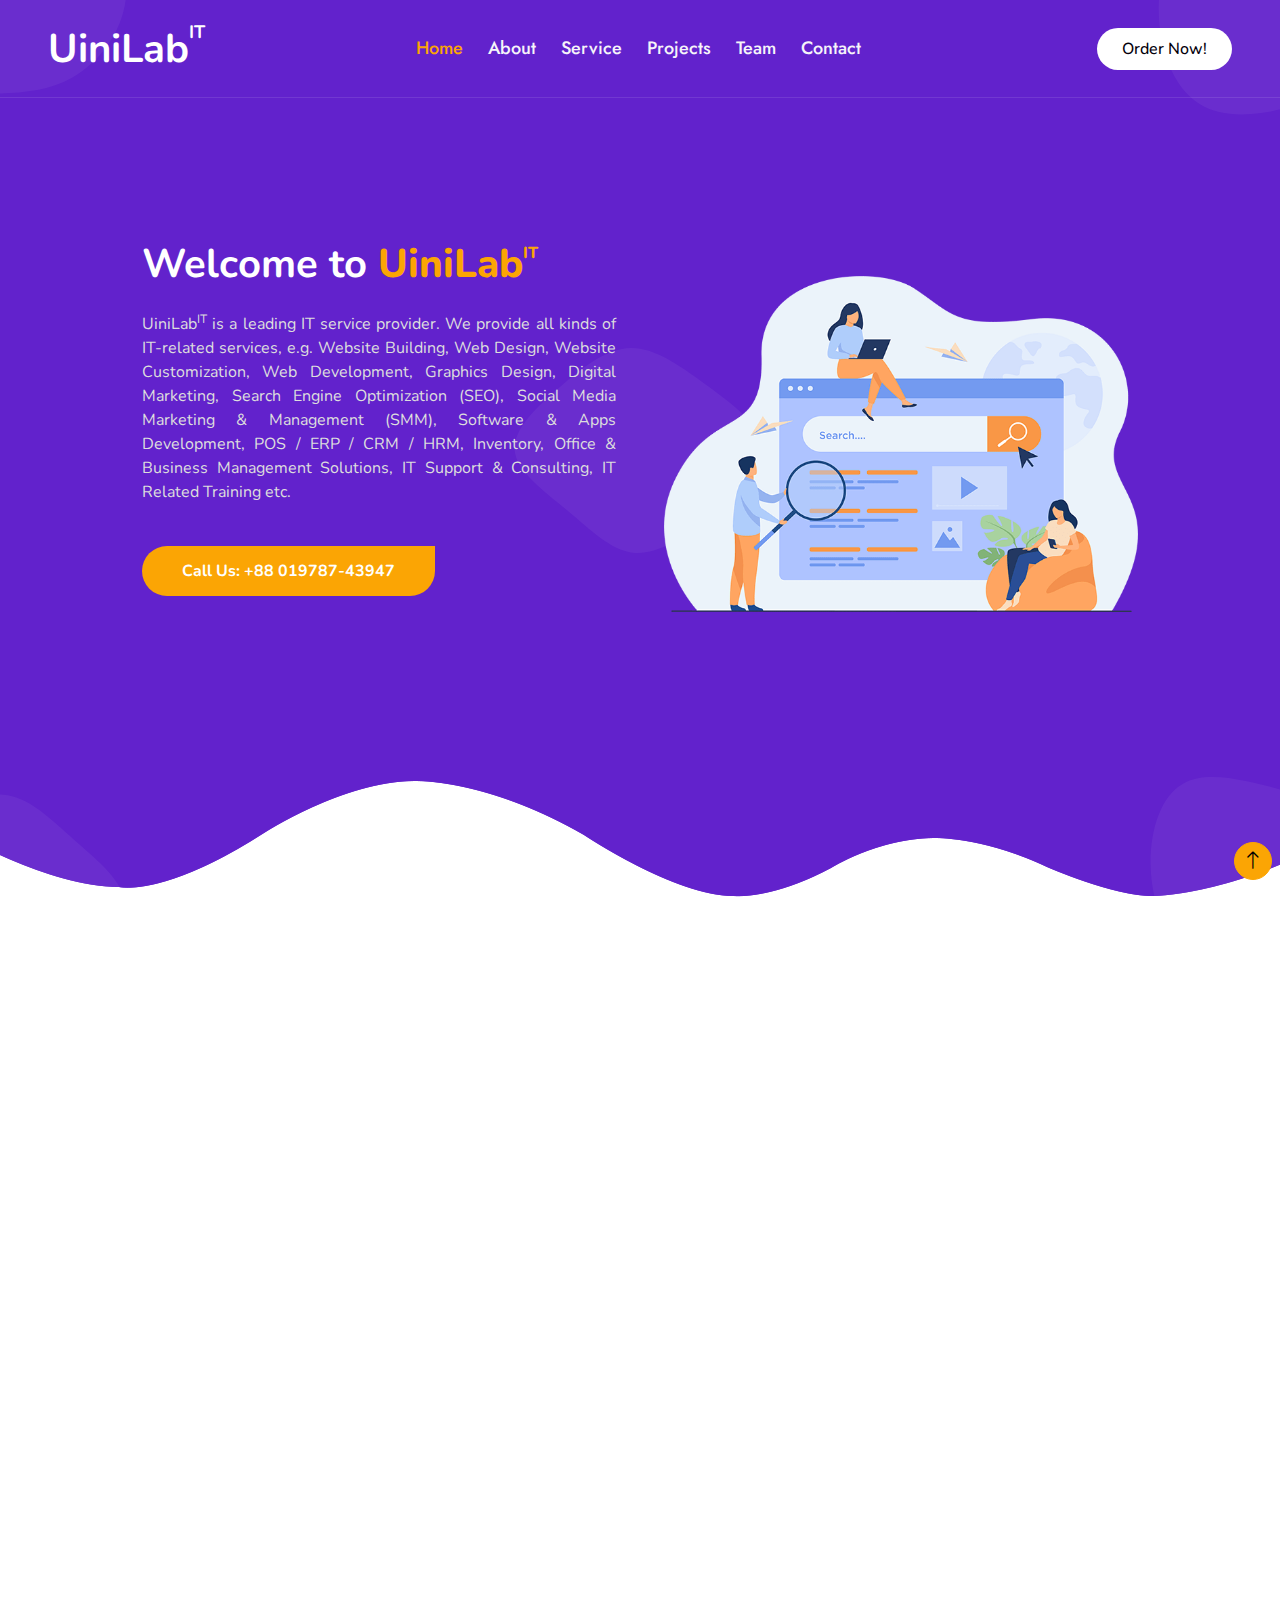
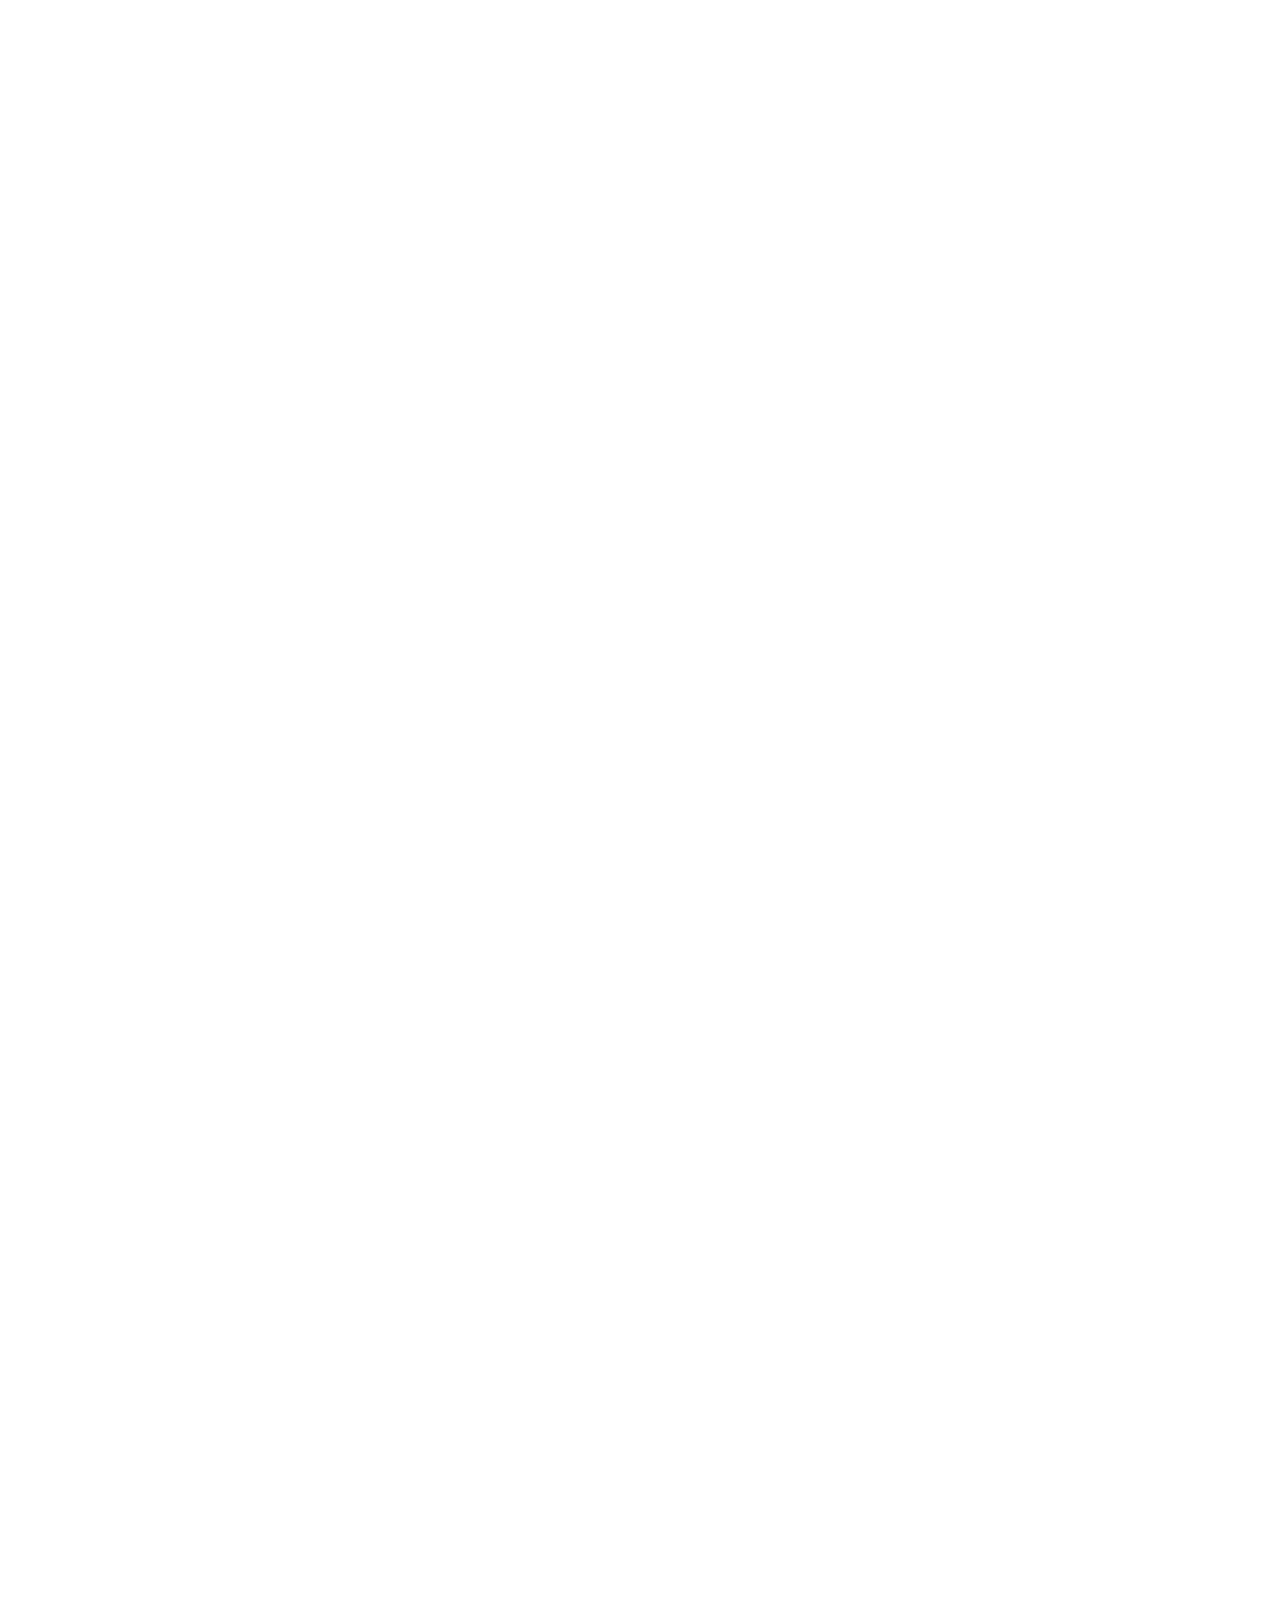
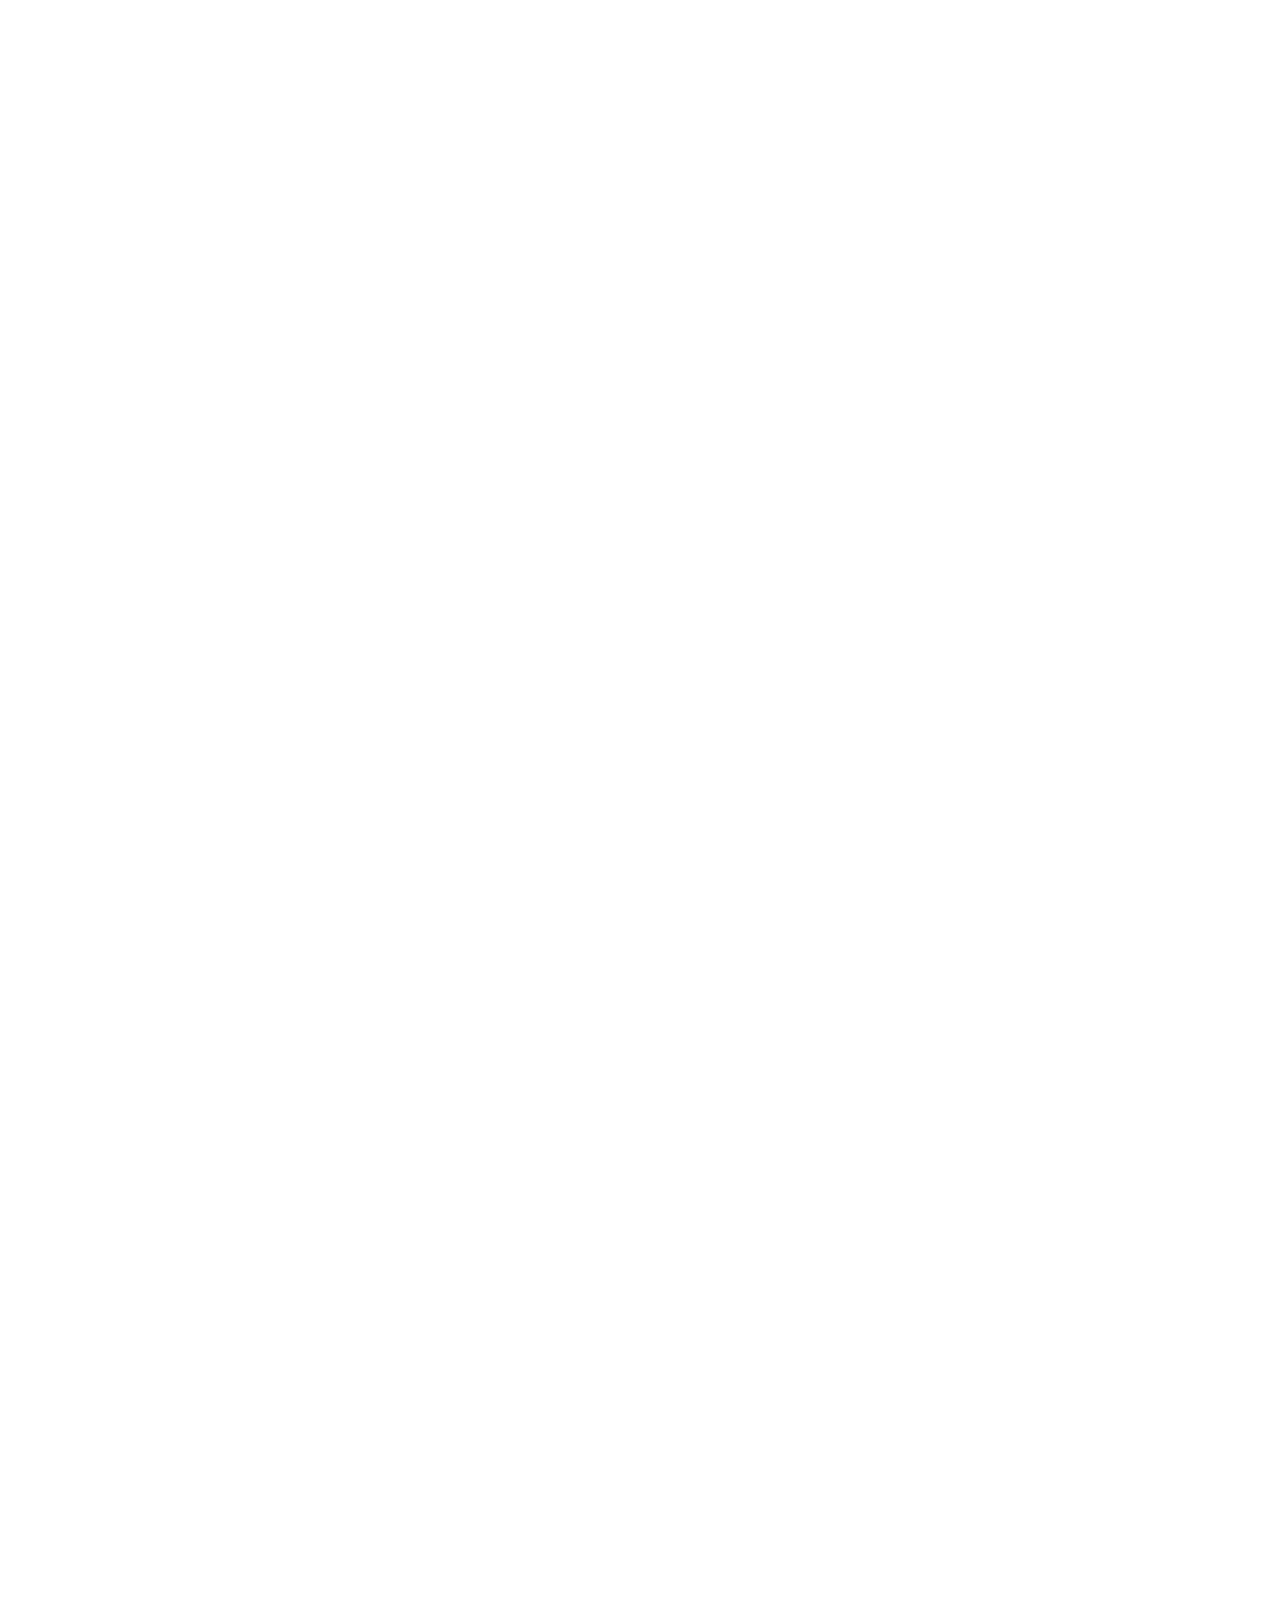
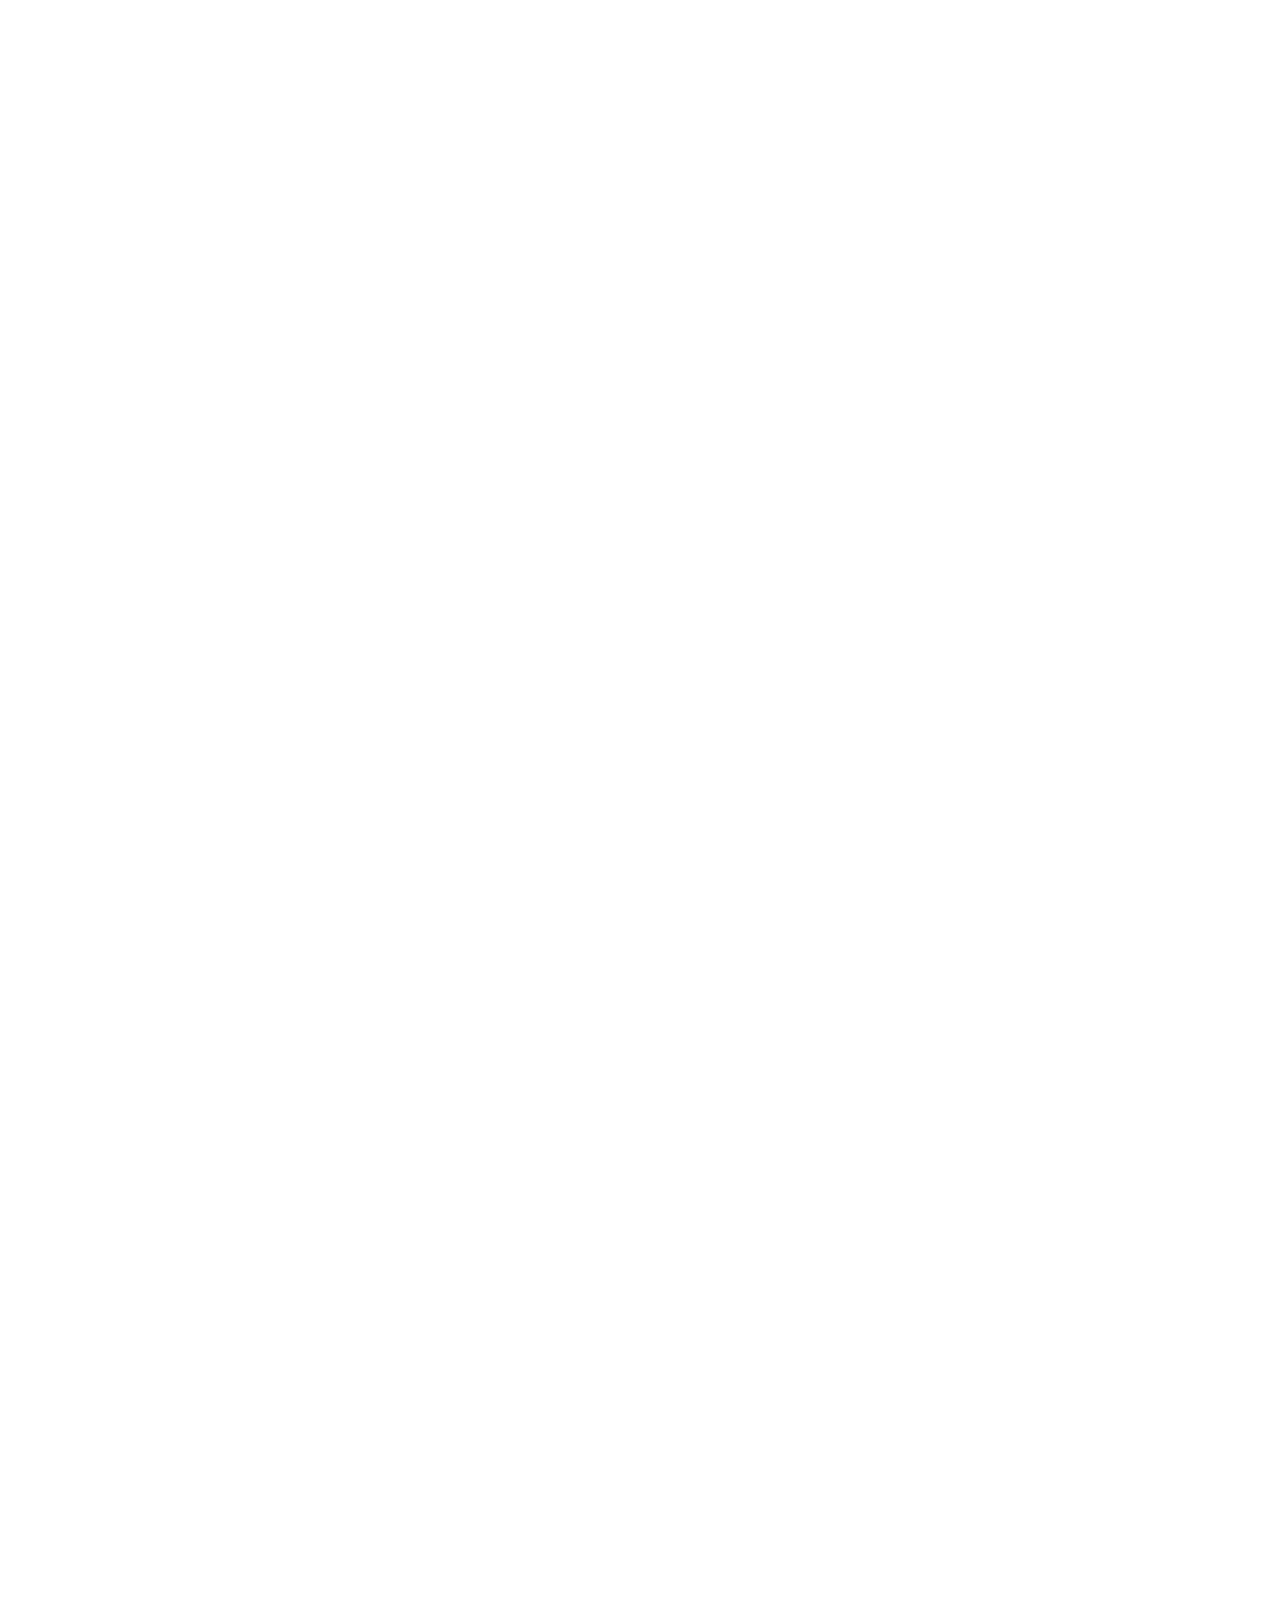
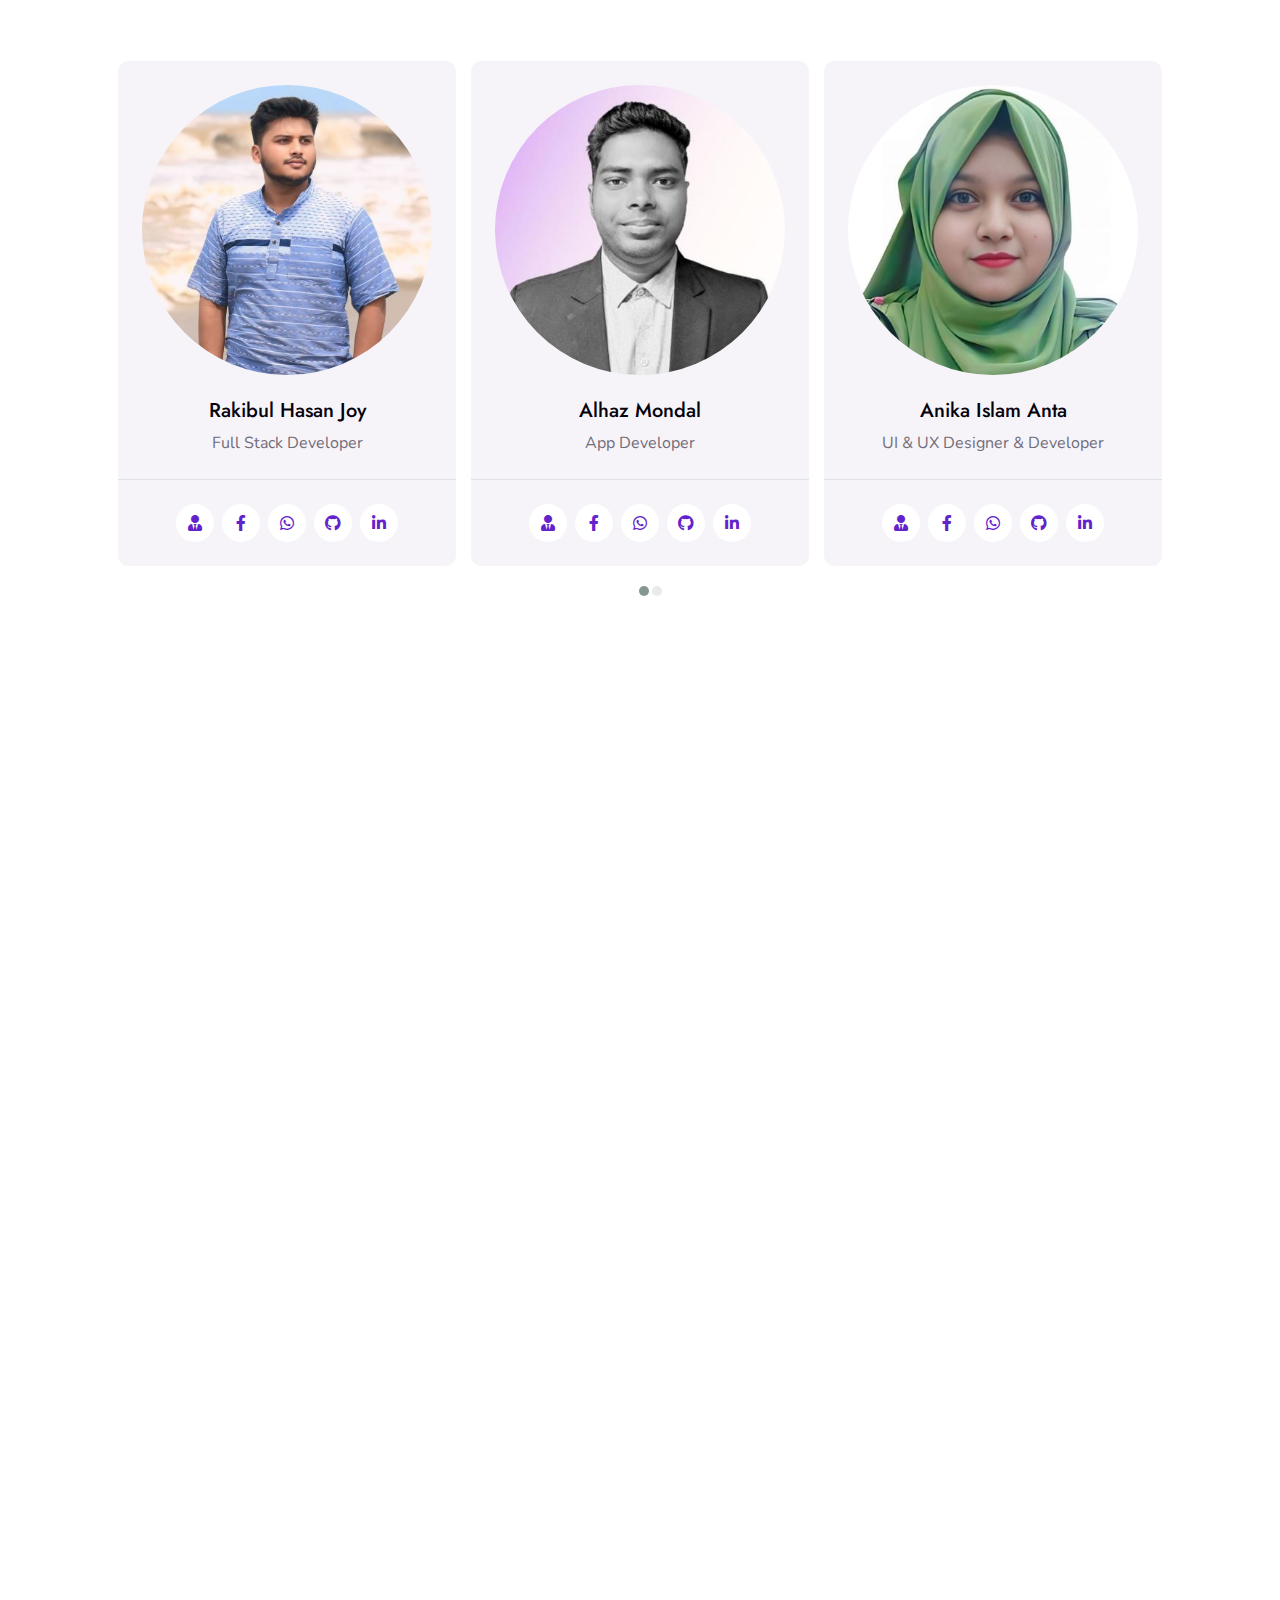
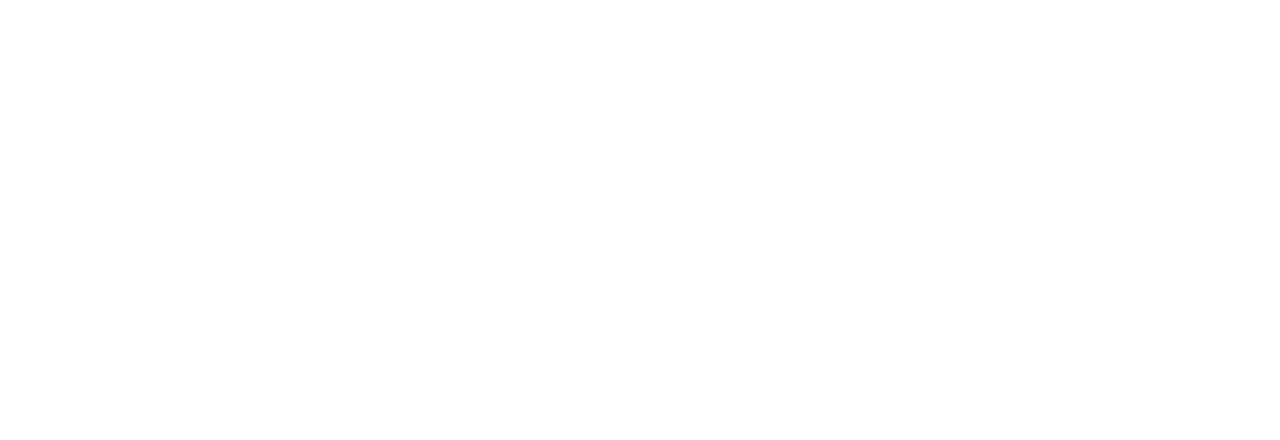
<file: index.html>
<!DOCTYPE html>
<html lang="en">

<head>
    <meta charset="utf-8">
    <title>UiniLab</title>
    <meta content="width=device-width, initial-scale=1.0" name="viewport">
    <meta content="" name="keywords">
    <meta content="" name="description">

    <!-- Favicon -->
    <link href="img/favicon.png" rel="icon">

    <!-- Google Web Fonts -->
    <link rel="preconnect" href="https://fonts.googleapis.com">
    <link rel="preconnect" href="https://fonts.gstatic.com" crossorigin>

    <link href="https://fonts.googleapis.com/css2?family=Heebo:wght@400;500&family=Jost:wght@500;600;700&display=swap"
        rel="stylesheet">
    <link href="https://fonts.googleapis.com/css2?family=EB+Garamond:ital,wght@0,400..800;1,400..800&display=swap"
        rel="stylesheet">
    <link href="https://fonts.googleapis.com/css2?family=Libre+Baskerville:wght@400;700&display=swap" rel="stylesheet">

    <!-- Icon Font Stylesheet -->
    <link href="https://cdnjs.cloudflare.com/ajax/libs/font-awesome/5.10.0/css/all.min.css" rel="stylesheet">
    <link href="https://cdn.jsdelivr.net/npm/bootstrap-icons@1.4.1/font/bootstrap-icons.css" rel="stylesheet">
    <!-- Icofont -->
    <link rel="stylesheet" href="css/icofont.css">


    <!-- Libraries Stylesheet -->
    <link href="lib/animate/animate.min.css" rel="stylesheet">
    <link href="lib/owlcarousel/assets/owl.carousel.min.css" rel="stylesheet">
    <link rel="stylesheet"
        href="https://cdnjs.cloudflare.com/ajax/libs/OwlCarousel2/2.3.4/assets/owl.theme.default.min.css">
    <link href="lib/lightbox/css/lightbox.min.css" rel="stylesheet">

    <!-- Customized Bootstrap Stylesheet -->
    <link href="css/bootstrap.min.css" rel="stylesheet">

    <!-- Template Stylesheet -->
    <link href="css/style.css" rel="stylesheet">
</head>

<body>
    <div class="container-xxl bg-white p-0">
        <!-- Spinner Start -->
        <div id="spinner"
            class="show bg-white position-fixed translate-middle w-100 vh-100 top-50 start-50 d-flex align-items-center justify-content-center">
            <div class="spinner-grow text-primary" style="width: 3rem; height: 3rem;" role="status">
                <span class="sr-only">Loading...</span>
            </div>
        </div>
        <!-- Spinner End -->

        <!-- Navbar & Hero Start -->
        <div id="home" class="container-xxl position-relative p-0">
            <nav class="navbar navbar-expand-lg navbar-light px-4 px-lg-5 py-3 py-lg-0">
                <a href="index.html" class="navbar-brand p-0">
                    <h1 class="m-0">UiniLab<sup>IT</sup></h1>
                    <!-- <img src="img/logo.png" alt="Logo"> -->
                </a>
                <button class="navbar-toggler" type="button" data-bs-toggle="collapse" data-bs-target="#navbarCollapse">
                    <i class="fa fa-bars"></i>
                </button>
                <div class="collapse navbar-collapse" id="navbarCollapse">
                    <div class="navbar-nav mx-auto py-0">
                        <a href="#home" class="nav-item nav-link active">Home</a>
                        <a href="#about" class="nav-item nav-link">About</a>
                        <a href="#service" class="nav-item nav-link">Service</a>
                        <a href="#projects" class="nav-item nav-link">Projects</a>
                        <a href="#team" class="nav-item nav-link">Team</a>
                        <!-- <div class="nav-item dropdown">
                            <a href="#" class="nav-link dropdown-toggle" data-bs-toggle="dropdown">Pages</a>
                            <div class="dropdown-menu m-0">
                                <a href="team.html" class="dropdown-item">Our Team</a>
                                <a href="testimonial.html" class="dropdown-item">Testimonial</a>
                                <a href="404.html" class="dropdown-item">404 Page</a>
                            </div>
                        </div> -->

                        <a href="#contact" class="nav-item nav-link">Contact</a>
                    </div>
                    <a href="#pricing" class="btn rounded-pill py-2 px-4 ms-3 d-none d-lg-block">Order Now!</a>
                </div>
            </nav>

            <div class="container-xxl bg-primary hero-header">
                <div class="container px-lg-5">
                    <div class="row g-5 align-items-end m-0">
                        <div class="col-lg-6 text-center text-lg-start">
                            <h1 class="text-white mb-4 animated slideInDown">Welcome to
                                <span>UiniLab<sup>IT</sup></span></h1>
                            <p class="pb-3 animated slideInDown"><span>UiniLab<sup>IT</sup></span> is a
                                leading IT service provider. We provide all kinds of IT-related services, e.g. Website
                                Building, Web Design, Website Customization, Web Development, Graphics Design, Digital
                                Marketing, Search Engine Optimization (SEO), Social Media Marketing & Management (SMM),
                                Software & Apps Development, POS / ERP / CRM / HRM, Inventory, Office & Business
                                Management Solutions, IT Support & Consulting, IT Related Training etc.</p>
                            <ul class="p-0">
                                <li class="wow fadeInUp" data-wow-duration="2s" data-wow-delay="0.9s"
                                    style="visibility: visible; animation-duration: 2s; animation-delay: 0.9s; animation-name: fadeInUp;">
                                    <a class="main-btn" href="tel:+8801978743947"><b>Call Us: +88 019787-43947</b></a>
                                </li>
                            </ul>
                        </div>
                        <div class="col-lg-6 text-center text-lg-start">
                            <img class="img-fluid animated zoomIn" src="img/hero.png" alt="">
                        </div>
                    </div>
                </div>
            </div>
        </div>
        <!-- Navbar & Hero End -->

        <!-- Feature Start -->
        <div id="about" class="container-xxl py-5">
            <div class="container py-5 px-lg-5">
                <div class="row g-4">
                    <div class="feature col-lg-4 wow fadeInUp" data-wow-delay="0.1s">
                        <div class="feature-item bg-light rounded text-center p-4">
                            <i class="icofont-brain-alt fa-4x text-primary"></i>
                            <h5 class="my-3">Concept</h5>
                            <p class="m-0">Simply share your idea with us, and we'll try to meet both your needs and
                                that idea.</p>
                        </div>
                    </div>
                    <div class="feature col-lg-4 wow fadeInUp" data-wow-delay="0.3s">
                        <div class="feature-item bg-light rounded text-center p-4">
                            <i class="icofont-ui-settings fa-4x text-primary"></i>
                            <h5 class="my-3">Process</h5>
                            <p class="m-0">We will begin the job in accordance with your requirements and periodically
                                update you on its status.</p>
                        </div>
                    </div>
                    <div class="feature col-lg-4 wow fadeInUp" data-wow-delay="0.5s">
                        <div class="feature-item bg-light rounded text-center p-4">
                            <i class="icofont-check-circled fa-4x text-primary"></i>
                            <h5 class="my-3">Test & Launch</h5>
                            <p class="m-0">We will test the work and launch it. If everything is okay then we will
                                deliver the work to you.</p>
                        </div>
                    </div>
                </div>
            </div>
        </div>
        <!-- Feature End -->

        <!-- Why Choose Us Start -->
        <div class="why-choose-us container-xxl py-5">
            <div class="container py-5 px-lg-5">
                <div class="row g-5 align-items-center">
                    <div class="col-lg-6 wow fadeInUp" data-wow-delay="0.1s">
                        <p class="section-title text-secondary">Why Choose Us<span></span></p>
                        <h1 class="mb-5">Your Goal is Our Achievement.</h1>
                        <p class="mb-4">We have last 7 years of experience in IT field. Our team of experienced
                            professionals is committed to understanding your unique objectives and tailoring our
                            services to meet your specific needs. We believe that your success is our success, and we
                            work tirelessly to ensure that we exceed your expectations.</p>
                        <div class="skill mb-4">
                            <div class="d-flex justify-content-between">
                                <p class="mb-2">Digital Marketing</p>
                                <p class="mb-2">85%</p>
                            </div>
                            <div class="progress">
                                <div class="progress-bar bg-primary" role="progressbar" aria-valuenow="85"
                                    aria-valuemin="0" aria-valuemax="100"></div>
                            </div>
                        </div>
                        <div class="skill mb-4">
                            <div class="d-flex justify-content-between">
                                <p class="mb-2">UI/UX Design</p>
                                <p class="mb-2">90%</p>
                            </div>
                            <div class="progress">
                                <div class="progress-bar bg-secondary" role="progressbar" aria-valuenow="90"
                                    aria-valuemin="0" aria-valuemax="100"></div>
                            </div>
                        </div>
                        <div class="skill mb-4">
                            <div class="d-flex justify-content-between">
                                <p class="mb-2">Web Design & Development</p>
                                <p class="mb-2">95%</p>
                            </div>
                            <div class="progress">
                                <div class="progress-bar bg-dark" role="progressbar" aria-valuenow="95"
                                    aria-valuemin="0" aria-valuemax="100"></div>
                            </div>
                        </div>
                        <a href="service.html" target="_blank"
                            class="btn btn-primary py-sm-3 px-sm-5 rounded-pill mt-3">Read More</a>
                    </div>
                    <div class="col-lg-6">
                        <img class="img-fluid wow zoomIn" data-wow-delay="0.5s" src="img/about.png">
                    </div>
                </div>
            </div>
        </div>
        <!-- why-choose-us End -->

        <!-- Service Start -->
        <div id="service" class="service container-xxl py-5">
            <div class="container py-5 px-lg-5">
                <div class="wow fadeInUp" data-wow-delay="0.1s">
                    <p class="section-title text-secondary justify-content-center"><span></span>Our
                        Services<span></span></p>
                    <h1 class="text-center mb-5">What Solutions We Provide</h1>
                </div>
                <div class="row g-4">
                    <div class="service-card col-lg-4 col-md-6 wow fadeInUp" data-wow-delay="0.5s">
                        <div class="service-item d-flex flex-column text-center rounded">
                            <div class="service-icon flex-shrink-0">
                                <i class="icofont-web fa-3x"></i>
                            </div>
                            <h5 class="mb-3">Website Building</h5>
                            <p class="m-0">From concept to launch, we build visually stunning and highly functional
                                websites that provide an exceptional user experience.</p>
                            <a class="btn btn-square" href=""><i class="fa fa-arrow-right"></i></a>
                        </div>
                    </div>
                    <div class="service-card col-lg-4 col-md-6 wow fadeInUp" data-wow-delay="0.3s">
                        <div class="service-item d-flex flex-column text-center rounded">
                            <div class="service-icon flex-shrink-0">
                                <i class="fa fa-laptop-code fa-2x"></i>
                            </div>
                            <h5 class="mb-3">Web Design</h5>
                            <p class="m-0">We can design any kind of raster or vector graphics and logo, banner, poster,
                                etc. as per your requirements.</p>
                            <a class="btn btn-square" href=""><i class="fa fa-arrow-right"></i></a>
                        </div>
                    </div>
                    <div class="service-card col-lg-4 col-md-6 wow fadeInUp" data-wow-delay="0.5s">
                        <div class="service-item d-flex flex-column text-center rounded">
                            <div class="service-icon flex-shrink-0">
                                <i class="icofont-responsive fa-3x"></i>
                            </div>
                            <h5 class="mb-3">Web Development</h5>
                            <p class="m-0">We create robust and scalable web applications tailored to your business
                                needs, using the latest technologies and best practices.</p>
                            <a class="btn btn-square" href=""><i class="fa fa-arrow-right"></i></a>
                        </div>
                    </div>
                    <div class="service-card col-lg-4 col-md-6 wow fadeInUp" data-wow-delay="0.5s">
                        <div class="service-item d-flex flex-column text-center rounded">
                            <div class="service-icon flex-shrink-0">
                                <i class="icofont-brand-wordpress fa-3x"></i>
                            </div>
                            <h5 class="mb-3">Website Customization</h5>
                            <p class="m-0">Enhance and personalize your website to match your brand and functionality
                                requirements with our expert customization services.</p>
                            <a class="btn btn-square" href=""><i class="fa fa-arrow-right"></i></a>
                        </div>
                    </div>
                    <div class="service-card col-lg-4 col-md-6 wow fadeInUp" data-wow-delay="0.1s">
                        <div class="service-item d-flex flex-column text-center rounded">
                            <div class="service-icon flex-shrink-0">
                                <i class="fa fa-search fa-2x"></i>
                            </div>
                            <h5 class="mb-3">SEO Optimization</h5>
                            <p class="m-0">Boost your online visibility and drive more organic traffic to your website
                                with our comprehensive SEO optimization services</p>
                            <a class="btn btn-square" href=""><i class="fa fa-arrow-right"></i></a>
                        </div>
                    </div>
                    <div class="service-card col-lg-4 col-md-6 wow fadeInUp" data-wow-delay="0.5s">
                        <div class="service-item d-flex flex-column text-center rounded">
                            <div class="service-icon flex-shrink-0">
                                <i class="fab fa-facebook-f fa-2x"></i>
                            </div>
                            <h5 class="mb-3">Social Media Marketing</h5>
                            <p class="m-0">Engage and grow your audience on social media platforms with our targeted
                                marketing strategies and creative content.</p>
                            <a class="btn btn-square" href=""><i class="fa fa-arrow-right"></i></a>
                        </div>
                    </div>
                    <div class="service-card col-lg-4 col-md-6 wow fadeInUp" data-wow-delay="0.1s">
                        <div class="service-item d-flex flex-column text-center rounded">
                            <div class="service-icon flex-shrink-0">
                                <i class="fa fa-mail-bulk fa-2x"></i>
                            </div>
                            <h5 class="mb-3">Email Marketing</h5>
                            <p class="m-0">Reach your customers directly with personalized and effective email marketing
                                campaigns designed to increase engagement and conversions.</p>
                            <a class="btn btn-square" href=""><i class="fa fa-arrow-right"></i></a>
                        </div>
                    </div>
                    <div class="service-card col-lg-4 col-md-6 wow fadeInUp" data-wow-delay="0.3s">
                        <div class="service-item d-flex flex-column text-center rounded">
                            <div class="service-icon flex-shrink-0">
                                <i class="icofont-brand-icq fa-3x"></i>
                            </div>
                            <h5 class="mb-3">Graphics Design</h5>
                            <p class="m-0">We can design any kind of raster or vector graphics and logo, banner, poster
                                etc. as per your requirement.</p>
                            <a class="btn btn-square" href=""><i class="fa fa-arrow-right"></i></a>
                        </div>
                    </div>
                    <div class="service-card col-lg-4 col-md-6 wow fadeInUp" data-wow-delay="0.5s">
                        <div class="service-item d-flex flex-column text-center rounded">
                            <div class="service-icon flex-shrink-0">
                                <i class="fab fa-android fa-2x"></i>
                            </div>
                            <h5 class="mb-3">App Development</h5>
                            <p class="m-0">Erat ipsum justo amet duo et elitr dolor, est duo duo eos lorem sed diam stet
                                diam sed stet lorem.</p>
                            <a class="btn btn-square" href=""><i class="fa fa-arrow-right"></i></a>
                        </div>
                    </div>
                </div>
            </div>
        </div>
        <!-- Service End -->

        <!-- Projects Start -->
        <div id="projects" class="container-xxl py-5">
            <div class="container py-5 px-lg-5">
                <div class="wow fadeInUp" data-wow-delay="0.1s">
                    <p class="section-title text-secondary justify-content-center"><span></span>Our
                        Projects<span></span></p>
                    <h1 class="text-center mb-5">Recently Completed Projects</h1>
                </div>
                <div class="row mt-n2 wow fadeInUp" data-wow-delay="0.3s">
                    <div class="col-12 text-center">
                        <ul class="list-inline mb-5" id="portfolio-flters">
                            <li class="mx-2 active" data-filter="*">All</li>
                            <li class="mx-2" data-filter=".first">Web Design</li>
                            <li class="mx-2" data-filter=".second">Graphic Design</li>
                        </ul>
                    </div>
                </div>
                <div class="row g-4 portfolio-container">
                    <div class="col-lg-4 col-md-6 portfolio-item first wow fadeInUp" data-wow-delay="0.1s">
                        <div class="rounded overflow-hidden">
                            <div class="position-relative overflow-hidden">
                                <img class="img-fluid w-100" src="img/portfolio-1.jpg" alt="">
                                <div class="portfolio-overlay">
                                    <a class="btn btn-square btn-outline-light mx-1" href="img/portfolio-1.jpg"
                                        data-lightbox="portfolio"><i class="fa fa-eye"></i></a>
                                    <a class="btn btn-square btn-outline-light mx-1" href=""><i
                                            class="fa fa-link"></i></a>
                                </div>
                            </div>
                            <div class="bg-light p-4">
                                <p class="text-primary fw-medium mb-2">UI / UX Design</p>
                                <h5 class="lh-base mb-0">Digital Agency Website Design And Development</a>
                            </div>
                        </div>
                    </div>
                    <div class="col-lg-4 col-md-6 portfolio-item second wow fadeInUp" data-wow-delay="0.3s">
                        <div class="rounded overflow-hidden">
                            <div class="position-relative overflow-hidden">
                                <img class="img-fluid w-100" src="img/portfolio-2.jpg" alt="">
                                <div class="portfolio-overlay">
                                    <a class="btn btn-square btn-outline-light mx-1" href="img/portfolio-2.jpg"
                                        data-lightbox="portfolio"><i class="fa fa-eye"></i></a>
                                    <a class="btn btn-square btn-outline-light mx-1" href=""><i
                                            class="fa fa-link"></i></a>
                                </div>
                            </div>
                            <div class="bg-light p-4">
                                <p class="text-primary fw-medium mb-2">UI / UX Design</p>
                                <h5 class="lh-base mb-0">Digital Agency Website Design And Development</a>
                            </div>
                        </div>
                    </div>
                    <div class="col-lg-4 col-md-6 portfolio-item first wow fadeInUp" data-wow-delay="0.5s">
                        <div class="rounded overflow-hidden">
                            <div class="position-relative overflow-hidden">
                                <img class="img-fluid w-100" src="img/portfolio-3.jpg" alt="">
                                <div class="portfolio-overlay">
                                    <a class="btn btn-square btn-outline-light mx-1" href="img/portfolio-3.jpg"
                                        data-lightbox="portfolio"><i class="fa fa-eye"></i></a>
                                    <a class="btn btn-square btn-outline-light mx-1" href=""><i
                                            class="fa fa-link"></i></a>
                                </div>
                            </div>
                            <div class="bg-light p-4">
                                <p class="text-primary fw-medium mb-2">UI / UX Design</p>
                                <h5 class="lh-base mb-0">Digital Agency Website Design And Development</a>
                            </div>
                        </div>
                    </div>
                    <div class="col-lg-4 col-md-6 portfolio-item second wow fadeInUp" data-wow-delay="0.1s">
                        <div class="rounded overflow-hidden">
                            <div class="position-relative overflow-hidden">
                                <img class="img-fluid w-100" src="img/portfolio-4.jpg" alt="">
                                <div class="portfolio-overlay">
                                    <a class="btn btn-square btn-outline-light mx-1" href="img/portfolio-4.jpg"
                                        data-lightbox="portfolio"><i class="fa fa-eye"></i></a>
                                    <a class="btn btn-square btn-outline-light mx-1" href=""><i
                                            class="fa fa-link"></i></a>
                                </div>
                            </div>
                            <div class="bg-light p-4">
                                <p class="text-primary fw-medium mb-2">UI / UX Design</p>
                                <h5 class="lh-base mb-0">Digital Agency Website Design And Development</a>
                            </div>
                        </div>
                    </div>
                    <div class="col-lg-4 col-md-6 portfolio-item first wow fadeInUp" data-wow-delay="0.3s">
                        <div class="rounded overflow-hidden">
                            <div class="position-relative overflow-hidden">
                                <img class="img-fluid w-100" src="img/portfolio-5.jpg" alt="">
                                <div class="portfolio-overlay">
                                    <a class="btn btn-square btn-outline-light mx-1" href="img/portfolio-5.jpg"
                                        data-lightbox="portfolio"><i class="fa fa-eye"></i></a>
                                    <a class="btn btn-square btn-outline-light mx-1" href=""><i
                                            class="fa fa-link"></i></a>
                                </div>
                            </div>
                            <div class="bg-light p-4">
                                <p class="text-primary fw-medium mb-2">UI / UX Design</p>
                                <h5 class="lh-base mb-0">Digital Agency Website Design And Development</a>
                            </div>
                        </div>
                    </div>
                    <div class="col-lg-4 col-md-6 portfolio-item second wow fadeInUp" data-wow-delay="0.5s">
                        <div class="rounded overflow-hidden">
                            <div class="position-relative overflow-hidden">
                                <img class="img-fluid w-100" src="img/portfolio-6.jpg" alt="">
                                <div class="portfolio-overlay">
                                    <a class="btn btn-square btn-outline-light mx-1" href="img/portfolio-6.jpg"
                                        data-lightbox="portfolio"><i class="fa fa-eye"></i></a>
                                    <a class="btn btn-square btn-outline-light mx-1" href=""><i
                                            class="fa fa-link"></i></a>
                                </div>
                            </div>
                            <div class="bg-light p-4">
                                <p class="text-primary fw-medium mb-2">UI / UX Design</p>
                                <h5 class="lh-base mb-0">Digital Agency Website Design And Development</a>
                            </div>
                        </div>
                    </div>
                </div>
            </div>
        </div>
        <!-- Projects End -->

        <!-- Testimonial Start -->
        <div class="container-xxl py-5 wow fadeInUp" data-wow-delay="0.1s">
            <div class="container px-lg-5">
                <p class="section-title text-secondary justify-content-center"><span></span>Testimonial<span></span></p>
                <h1 class="text-center mb-5">What Say Our Clients!</h1>
                <div class="owl-carousel testimonial-carousel">
                    <div class="testimonial-item bg-light rounded my-4">
                        <p class="fs-5"><i class="fa fa-quote-left fa-3x  mt-n4 me-3"></i>
                            UiniLab IT exceeded our expectations with their exceptional web development services. The
                            team was professional, responsive, and delivered a top-notch website on time. Highly
                            recommended!</p>
                        <div class="d-flex align-items-center">
                            <img class="img-fluid flex-shrink-0 rounded-circle" src="img/testimonial-1.jpg"
                                style="width: 65px; height: 65px;">
                            <div class="ps-4">
                                <h5 class="mb-1">Rezaul Karim Milon</h5>
                                <span>CEO of Tech Innovators</span>
                            </div>
                        </div>
                    </div>
                    <div class="testimonial-item bg-light rounded my-4">
                        <p class="fs-5"><i class="fa fa-quote-left fa-3x mt-n4 me-3"></i>Our experience
                            with UiniLab IT's SEO optimization service has been fantastic. We saw a significant increase
                            in our website traffic and search engine rankings within a few months. Thank you for your
                            excellent work!</p>
                        <div class="d-flex align-items-center">
                            <img class="img-fluid flex-shrink-0 rounded-circle" src="img/testimonial-2.jpg"
                                style="width: 65px; height: 65px;">
                            <div class="ps-4">
                                <h5 class="mb-1">Sajid Talukdar</h5>
                                <span>Marketing Director at Green Solutions</span>
                            </div>
                        </div>
                    </div>
                    <div class="testimonial-item bg-light rounded my-4">
                        <p class="fs-5"><i class="fa fa-quote-left fa-3x mt-n4 me-3"></i>UiniLab IT's
                            social media marketing strategies have transformed our online presence. Our engagement rates
                            have skyrocketed, and we've gained numerous new followers. Their creativity and dedication
                            are unmatched.</p>
                        <div class="d-flex align-items-center">
                            <img class="img-fluid flex-shrink-0 rounded-circle" src="img/testimonial-3.jpg"
                                style="width: 65px; height: 65px;">
                            <div class="ps-4">
                                <h5 class="mb-1">Ruhul Amin</h5>
                                <span>Owner of Sara Juweelly</span>
                            </div>
                        </div>
                    </div>
                </div>
            </div>
        </div>
        <!-- Testimonial End -->

        <!-- Pricing Start -->
        <div id="pricing" class="pricing container-xxl py-5">
            <div class="container px-lg-5">
                <div class="wow fadeInUp" data-wow-delay="0.1s">
                    <p class="section-title text-secondary justify-content-center"><span></span>Pricing
                        Plans<span></span>
                    </p>
                    <h1 class="text-center mb-4">Choose Your Plan</h1>
                </div>
                <div class="filter row mt-n2 wow fadeInUp" data-wow-delay="0.3s">
                    <div class="col-12 text-center">
                        <ul class="flex-all-center list-inline mb-5" id="pricing-flters">
                            <li class="p-3 active" data-filter=".first">Propular</li>
                            <li class="p-3" data-filter=".second">Essentials</li>
                        </ul>
                    </div>
                </div>
                <!-- =========  =========== -->
                <div class="row g-4 pricing-container">
                    <div class="col-lg-4 col-md-6 pricing-item first wow fadeInUp" data-wow-delay="0.1s">
                        <div class="rounded overflow-hidden py-3 px-2">
                            <div class="pricing-title">
                                <h4 class="title">Graphics</h4>
                                <svg xmlns="http://www.w3.org/2000/svg" width="112" height="110" viewBox="0 0 112 110">
                                    <path class="services_shape" id="Polygon_15" data-name="Polygon 15"
                                        d="M51.2,2.329a11,11,0,0,1,9.6,0L96.15,19.478a11,11,0,0,1,5.927,7.466l8.76,38.665a11,11,0,0,1-2.1,9.258l-24.508,30.96A11,11,0,0,1,75.6,110H36.4a11,11,0,0,1-8.625-4.173L3.266,74.867a11,11,0,0,1-2.1-9.258l8.76-38.665a11,11,0,0,1,5.927-7.466Z"
                                        fill="#FFF8E1"></path>
                                </svg>
                            </div>
                            <div class="pricing-content">
                                <span class="price">৳499</span>
                                <p class="py-3 fa-1x">You can make logo, banner, poster, cover photo of your choice
                                    starting from only taka ৳499 BDT ($5 USD) and and the price will increase based on
                                    your requirements.
                                </p>
                                <a href="https://wa.me/+8801978743947" class="my-3 btn">Contact Us</a>
                            </div>
                        </div>
                    </div>
                    <div class="col-lg-4 col-md-6 pricing-item first wow fadeInUp active" data-wow-delay="0.1s">
                        <div class="rounded overflow-hidden py-3 px-2">
                            <div class="pricing-title">
                                <h4 class="title">Website</h4>
                                <svg xmlns="http://www.w3.org/2000/svg" width="112" height="110" viewBox="0 0 112 110">
                                    <path class="services_shape" id="Polygon_15" data-name="Polygon 15"
                                        d="M51.2,2.329a11,11,0,0,1,9.6,0L96.15,19.478a11,11,0,0,1,5.927,7.466l8.76,38.665a11,11,0,0,1-2.1,9.258l-24.508,30.96A11,11,0,0,1,75.6,110H36.4a11,11,0,0,1-8.625-4.173L3.266,74.867a11,11,0,0,1-2.1-9.258l8.76-38.665a11,11,0,0,1,5.927-7.466Z"
                                        fill="#FFF8E1"></path>
                                </svg>
                            </div>
                            <div class="pricing-content">
                                <span class="price">৳2500</span>
                                <p class="py-3 fa-1x">Start your dream website from taka ৳2500 BDT ($25 USD) and the
                                    price will increase based on your requirements.</p>
                                <a href="https://wa.me/+8801978743947" class="my-3 btn">Contact Us</a>
                            </div>
                        </div>
                    </div>
                    <div class="col-lg-4 col-md-6 pricing-item first wow fadeInUp" data-wow-delay="0.1s">
                        <div class="rounded overflow-hidden py-3 px-2">
                            <div class="pricing-title">
                                <h4 class="title">Digital Marketing</h4>
                                <svg xmlns="http://www.w3.org/2000/svg" width="112" height="110" viewBox="0 0 112 110">
                                    <path class="services_shape" id="Polygon_15" data-name="Polygon 15"
                                        d="M51.2,2.329a11,11,0,0,1,9.6,0L96.15,19.478a11,11,0,0,1,5.927,7.466l8.76,38.665a11,11,0,0,1-2.1,9.258l-24.508,30.96A11,11,0,0,1,75.6,110H36.4a11,11,0,0,1-8.625-4.173L3.266,74.867a11,11,0,0,1-2.1-9.258l8.76-38.665a11,11,0,0,1,5.927-7.466Z"
                                        fill="#FFF8E1"></path>
                                </svg>
                            </div>
                            <div class="pricing-content">
                                <span class="price">৳500</span>
                                <p class="py-3 fa-1x">You can get boosting, promote, SMS marketing, e-mail marketing
                                    services from us only from taka ৳500 BDT ($5 USD) and the price will increase based
                                    on your requirements.

                                </p>
                                <a href="https://wa.me/+8801978743947" class="my-3 btn">Contact Us</a>
                            </div>
                        </div>
                    </div>
                    <!-- =========      =========== -->
                    <div class="col-lg-4 col-md-6 pricing-item second wow fadeInUp" data-wow-delay="0.1s">
                        <div class="rounded overflow-hidden py-3 px-2">
                            <div class="pricing-title">
                                <h4 class="title">SMM</h4>
                                <svg xmlns="http://www.w3.org/2000/svg" width="112" height="110" viewBox="0 0 112 110">
                                    <path class="services_shape" id="Polygon_15" data-name="Polygon 15"
                                        d="M51.2,2.329a11,11,0,0,1,9.6,0L96.15,19.478a11,11,0,0,1,5.927,7.466l8.76,38.665a11,11,0,0,1-2.1,9.258l-24.508,30.96A11,11,0,0,1,75.6,110H36.4a11,11,0,0,1-8.625-4.173L3.266,74.867a11,11,0,0,1-2.1-9.258l8.76-38.665a11,11,0,0,1,5.927-7.466Z"
                                        fill="#FFF8E1"></path>
                                </svg>
                            </div>
                            <div class="pricing-content">
                                <span class="price">৳1500</span>
                                <p class="py-3 fa-1x">You will get admin, moderator or editor to manage your social
                                    media from us for just taka ৳1500 BDT ($15 USD) and the price will increase based on
                                    your requirements.</p>
                                <a href="https://wa.me/+8801978743947" class="my-3 btn">Contact Us</a>
                            </div>
                        </div>
                    </div>
                    <div class="col-lg-4 col-md-6 pricing-item second wow fadeInUp active" data-wow-delay="0.1s">
                        <div class="rounded overflow-hidden py-3 px-2">
                            <div class="pricing-title">
                                <h4 class="title">Software & Apps</h4>
                                <svg xmlns="http://www.w3.org/2000/svg" width="112" height="110" viewBox="0 0 112 110">
                                    <path class="services_shape" id="Polygon_15" data-name="Polygon 15"
                                        d="M51.2,2.329a11,11,0,0,1,9.6,0L96.15,19.478a11,11,0,0,1,5.927,7.466l8.76,38.665a11,11,0,0,1-2.1,9.258l-24.508,30.96A11,11,0,0,1,75.6,110H36.4a11,11,0,0,1-8.625-4.173L3.266,74.867a11,11,0,0,1-2.1-9.258l8.76-38.665a11,11,0,0,1,5.927-7.466Z"
                                        fill="#FFF8E1"></path>
                                </svg>
                            </div>
                            <div class="pricing-content">
                                <span class="price">৳1000</span>
                                <p class="py-3 fa-1x">You can make simple or webview software or app from us for just
                                    taka ৳1000 BDT ($10 USD) and the price will increase based on your requirements.</p>
                                <a href="https://wa.me/+8801978743947" class="my-3 btn">Contact Us</a>
                            </div>
                        </div>
                    </div>
                    <div class="col-lg-4 col-md-6 pricing-item second wow fadeInUp" data-wow-delay="0.1s">
                        <div class="rounded overflow-hidden py-3 px-2">
                            <div class="pricing-title">
                                <h4 class="title">POS</h4>
                                <svg xmlns="http://www.w3.org/2000/svg" width="112" height="110" viewBox="0 0 112 110">
                                    <path class="services_shape" id="Polygon_15" data-name="Polygon 15"
                                        d="M51.2,2.329a11,11,0,0,1,9.6,0L96.15,19.478a11,11,0,0,1,5.927,7.466l8.76,38.665a11,11,0,0,1-2.1,9.258l-24.508,30.96A11,11,0,0,1,75.6,110H36.4a11,11,0,0,1-8.625-4.173L3.266,74.867a11,11,0,0,1-2.1-9.258l8.76-38.665a11,11,0,0,1,5.927-7.466Z"
                                        fill="#FFF8E1"></path>
                                </svg>
                            </div>
                            <div class="pricing-content">
                                <span class="price">৳500</span>
                                <p class="py-3 fa-1x">You will get POS, ERP, CRM, HRM, Inventory, Office & Business
                                    Management software from taka ৳500 BDT ($5 USD) and the price will increase based on
                                    your requirements.</p>
                                <a href="https://wa.me/+8801978743947" class="my-3 btn">Contact Us</a>
                            </div>
                        </div>
                    </div>
                </div>
            </div>
        </div>
        <!-- Pricing End -->

        <!-- Team Start -->
        <div id="team" class="container-xxl py-5">
            <div class="container px-lg-5">
                <div class="wow fadeInUp" data-wow-delay="0.1s">
                    <p class="section-title text-secondary justify-content-center"><span></span>Our Team<span></span>
                    </p>
                    <h1 class="text-center mb-5">Our Team Members</h1>
                </div>
                <div class="owl-carousel owl-theme">
                    <div class="team-item bg-light rounded">
                        <div class="text-center border-bottom p-4">
                            <img class="img-fluid rounded-circle mb-4" src="img/team-1.jpg" alt="">
                            <h5>Rakibul Hasan Joy</h5>
                            <span>Full Stack Developer</span>
                        </div>
                        <div class="d-flex justify-content-center p-4">
                            <a class="btn btn-square mx-1" href="https://rhjoy-git.github.io/rakibulhasanjoy/"><i
                                    class="fa fa-user-tie"></i></a>
                            <a class="btn btn-square mx-1" href="https://www.facebook.com/iam.RakibulHasanJoy"><i
                                    class="fab fa-facebook-f"></i></a>
                            <a class="btn btn-square mx-1" href="https://wa.me/+8801714532308"><i
                                    class="fab fa-whatsapp"></i></a>
                            <a class="btn btn-square mx-1" href="https://github.com/rhjoy-git"><i
                                    class="fab fa-github"></i></a>
                            <a class="btn btn-square mx-1" href="https://www.linkedin.com/in/iamrakibulhasanjoy/"><i
                                    class="fab fa-linkedin-in"></i></a>
                        </div>
                    </div>
                    <div class="team-item bg-light rounded">
                        <div class="text-center border-bottom p-4">
                            <img class="img-fluid rounded-circle mb-4" src="img/team-2.jpg" alt="">
                            <h5>Alhaz Mondal</h5>
                            <span>App Developer</span>
                        </div>
                        <div class="d-flex justify-content-center p-4">
                            <a class="btn btn-square mx-1" href="#"><i class="fa fa-user-tie"></i></a>
                            <a class="btn btn-square mx-1" href="https://www.facebook.com/amhredhay"><i
                                    class="fab fa-facebook-f"></i></a>
                            <a class="btn btn-square mx-1" href="https://wa.me/+8801861883575"><i
                                    class="fab fa-whatsapp"></i></a>
                            <a class="btn btn-square mx-1" href="https://github.com/hredhayxz"><i
                                    class="fab fa-github"></i></a>
                            <a class="btn btn-square mx-1" href="https://www.linkedin.com/in/hredhayxz/"><i
                                    class="fab fa-linkedin-in"></i></a>
                        </div>
                    </div>
                    <div class="team-item bg-light rounded">
                        <div class="text-center border-bottom p-4">
                            <img class="img-fluid rounded-circle mb-4" src="img/team-3.jpg" alt="">
                            <h5>Anika Islam Anta</h5>
                            <span>UI & UX Designer & Developer</span>
                        </div>
                        <div class="d-flex justify-content-center p-4">
                            <a class="btn btn-square mx-1" href="#"><i class="fa fa-user-tie"></i></a>
                            <a class="btn btn-square mx-1" href="https://www.facebook.com/afrinaanta"><i
                                    class="fab fa-facebook-f"></i></a>
                            <a class="btn btn-square mx-1" href="https://wa.me/+8801738988694"><i
                                    class="fab fa-whatsapp"></i></a>
                            <a class="btn btn-square mx-1" href="https://github.com/afrinaanta"><i
                                    class="fab fa-github"></i></a>
                            <a class="btn btn-square mx-1" href="https://www.linkedin.com/in/afrinaanta/"><i
                                    class="fab fa-linkedin-in"></i></a>
                        </div>
                    </div>
                    <div class="team-item bg-light rounded">
                        <div class="text-center border-bottom p-4">
                            <img class="img-fluid rounded-circle mb-4" src="img/team-4.jpg" alt="">
                            <h5>Masum Billah Rafi</h5>
                            <span>Wordpress Developer</span>
                        </div>
                        <div class="d-flex justify-content-center p-4">
                            <a class="btn btn-square mx-1" href="https://masumbillahrafe.github.io/"><i
                                    class="fa fa-user-tie"></i></a>
                            <a class="btn btn-square mx-1"
                                href="https://www.facebook.com/profile.php?id=100081809691116"><i
                                    class="fab fa-facebook-f"></i></a>
                            <a class="btn btn-square mx-1" href="https://wa.me/+8801313145933"><i
                                    class="fab fa-whatsapp"></i></a>
                            <a class="btn btn-square mx-1" href="https://github.com/masumbillahrafe"><i
                                    class="fab fa-github"></i></a>
                            <a class="btn btn-square mx-1"
                                href="https://www.linkedin.com/in/masum-billah-rafe-4a237b268/"><i
                                    class="fab fa-linkedin-in"></i></a>
                        </div>
                    </div>
                    <div class="team-item bg-light rounded">
                        <div class="text-center border-bottom p-4">
                            <img class="img-fluid rounded-circle mb-4" src="img/team-5.jpg" alt="">
                            <h5>Joy Sen</h5>
                            <span>Sells force Developer</span>
                        </div>
                        <div class="d-flex justify-content-center p-4">
                            <a class="btn btn-square mx-1" href="#"><i class="fa fa-user-tie"></i></a>
                            <a class="btn btn-square mx-1" href="https://www.facebook.com/joysen.developer"><i
                                    class="fab fa-facebook-f"></i></a>
                            <a class="btn btn-square mx-1" href="https://wa.me/+8801988631912"><i
                                    class="fab fa-whatsapp"></i></a>
                            <a class="btn btn-square mx-1" href="https://github.com/joysendeveloper"><i
                                    class="fab fa-github"></i></a>
                            <a class="btn btn-square mx-1" href="https://www.linkedin.com/in/joysendeveloper/"><i
                                    class="fab fa-linkedin-in"></i></a>
                        </div>
                    </div>

                    <!-- Add more team members as needed -->
                </div>
            </div>
        </div>
        <!-- Team End -->

        <!-- Contact Start -->
        <div id="contact" class="contact container-xxl py-5">
            <div class="container py-5 px-lg-5">
                <div class="wow fadeInUp" data-wow-delay="0.1s">
                    <p class="section-title text-secondary justify-content-center"><span></span>Contact Us<span></span>
                    </p>
                    <h1 class="text-center mb-4">Contact For Any Query</h1>
                </div>
                <div class="row justify-content-center">
                    <div class="col-lg-7">
                        <div class="wow fadeInUp" data-wow-delay="0.3s">
                            <p class="text-center mb-4 text-dark">Have a question or need assistance? Our team is here
                                to help!
                                Reach out to us for any inquiries or support, and we'll get back to you promptly.</p>
                            <form action="" method="">
                                <div class="row g-3">
                                    <div class="col-md-6">
                                        <div class="form-floating">
                                            <input type="text" class="form-control" id="name" placeholder="Your Name">
                                            <label for="name">Your Name</label>
                                        </div>
                                    </div>
                                    <div class="col-md-6">
                                        <div class="form-floating">
                                            <input type="email" class="form-control" id="email"
                                                placeholder="Your Email">
                                            <label for="email">Your Email</label>
                                        </div>
                                    </div>
                                    <div class="col-12">
                                        <div class="form-floating">
                                            <input type="text" class="form-control" id="subject" placeholder="Subject">
                                            <label for="subject">Subject</label>
                                        </div>
                                    </div>
                                    <div class="col-12">
                                        <div class="form-floating">
                                            <textarea class="form-control" placeholder="Leave a message here"
                                                id="message" style="height: 150px"></textarea>
                                            <label for="message">Message</label>
                                        </div>
                                    </div>
                                    <div class="col-12">
                                        <button class="btn btn-primary w-100 py-3" type="submit">Send Message</button>
                                    </div>
                                </div>
                            </form>
                        </div>
                    </div>
                </div>
            </div>
        </div>
        <!-- Contact End -->

        <!-- Footer Start -->
        <div class="container-fluid bg-primary text-light footer wow fadeIn" data-wow-delay="0.1s">
            <div class="container py-5 px-lg-5">
                <div class="row g-5">
                    <div class="col-md-6 col-lg-3">
                        <p class="section-title text-white h5 mb-4">Address<span></span></p>
                        <p><i class="fa fa-map-marker-alt me-3"></i>09 Street, East Kazipara, Dhaka</p>
                        <p><i class="fa fa-phone-alt me-3"></i>+880 197874-3947</p>
                        <p><i class="fa fa-envelope me-3"></i>uinilab@gmail.com</p>
                        <div class="d-flex pt-2">
                            <a class="btn btn-outline-light btn-social" href="https://wa.me/+8801978743947"><i
                                    class="fab fa-whatsapp"></i></a>
                            <a class="btn btn-outline-light btn-social" href="https://www.facebook.com/uinilab"><i
                                    class="fab fa-facebook-f"></i></a>
                            <a class="btn btn-outline-light btn-social" href="mailto:rakibul108joy@gmail.com"><i
                                    class="fa fa-envelope"></i></a>
                            <a class="btn btn-outline-light btn-social" href="#"><i class="fab fa-linkedin-in"></i></a>
                        </div>
                    </div>
                    <div class="col-md-6 col-lg-3">
                        <p class="section-title text-white h5 mb-4">Quick Link<span></span></p>
                        <a class="btn btn-link" href="">About Us</a>
                        <a class="btn btn-link" href="">Contact Us</a>
                        <a class="btn btn-link" href="">Privacy Policy</a>
                        <a class="btn btn-link" href="">Terms & Condition</a>
                        <a class="btn btn-link" href="">Career</a>
                    </div>
                    <div class="col-md-6 col-lg-3">
                        <p class="section-title text-white h5 mb-4">Gallery<span></span></p>
                        <div class="row g-2">
                            <div class="col-4">
                                <img class="img-fluid" src="img/portfolio-1.jpg" alt="Image">
                            </div>
                            <div class="col-4">
                                <img class="img-fluid" src="img/portfolio-2.jpg" alt="Image">
                            </div>
                            <div class="col-4">
                                <img class="img-fluid" src="img/portfolio-3.jpg" alt="Image">
                            </div>
                            <div class="col-4">
                                <img class="img-fluid" src="img/portfolio-4.jpg" alt="Image">
                            </div>
                            <div class="col-4">
                                <img class="img-fluid" src="img/portfolio-5.jpg" alt="Image">
                            </div>
                            <div class="col-4">
                                <img class="img-fluid" src="img/portfolio-6.jpg" alt="Image">
                            </div>
                        </div>
                    </div>
                    <div class="col-md-6 col-lg-3">
                        <p class="section-title text-white h5 mb-4">Newsletter<span></span></p>
                        <p>Stay informed with our expertly crafted newsletters, delivering the latest updates, insights,
                            and special offers directly to your inbox.</p>
                        <div class="position-relative w-100 mt-3">
                            <input class="form-control border-0 rounded-pill w-100 ps-4 pe-5" type="text"
                                placeholder="Your Email" style="height: 48px;">
                            <button type="button" class="btn shadow-none position-absolute top-0 end-0 mt-1 me-2"><i
                                    class="fa fa-paper-plane text-primary fs-4"></i></button>
                        </div>
                    </div>
                </div>
            </div>
            <div class="container px-lg-5">
                <div class="copyright">
                    <div class="row">
                        <div class="col-md-6 text-center text-md-start mb-3 mb-md-0">
                            &copy; <a class="border-bottom" href="#">UiniLab <sup>IT</sup></a>, All Right Reserved.

                            <!--/*** This template is free as long as you keep the footer author’s credit link/attribution link/backlink. If you'd like to use the template without the footer author’s credit link/attribution link/backlink, you can purchase the Credit Removal License from "https://htmlcodex.com/credit-removal". Thank you for your support. ***/-->
                            Designed By <a class="border-bottom" href="https://www.facebook.com/uinilab">UiniLab</a>
                        </div>
                        <div class="col-md-6 text-center text-md-end">
                            <div class="footer-menu">
                                <a href="index.html">Home</a>
                                <a href="#">Cookies</a>
                                <a href="#contact">Help</a>
                                <a href="#">FQAs</a>
                            </div>
                        </div>
                    </div>
                </div>
            </div>
        </div>
        <!-- Footer End -->


        <!-- Back to Top -->
        <a href="#" class="btn btn-lg btn-secondary btn-square back-to-top"><i class="bi bi-arrow-up"></i></a>
    </div>

    <!-- JavaScript Libraries -->
    <script src="https://code.jquery.com/jquery-3.4.1.min.js"></script>
    <script src="https://cdn.jsdelivr.net/npm/bootstrap@5.0.0/dist/js/bootstrap.bundle.min.js"></script>
    <script src="lib/wow/wow.min.js"></script>
    <script src="lib/easing/easing.min.js"></script>
    <script src="lib/waypoints/waypoints.min.js"></script>
    <script src="lib/counterup/counterup.min.js"></script>
    <script src="lib/owlcarousel/owl.carousel.min.js"></script>
    <script src="lib/isotope/isotope.pkgd.min.js"></script>
    <script src="lib/lightbox/js/lightbox.min.js"></script>

    <!-- Template Javascript -->
    <script src="js/main.js"></script>
</body>

</html>
</file>
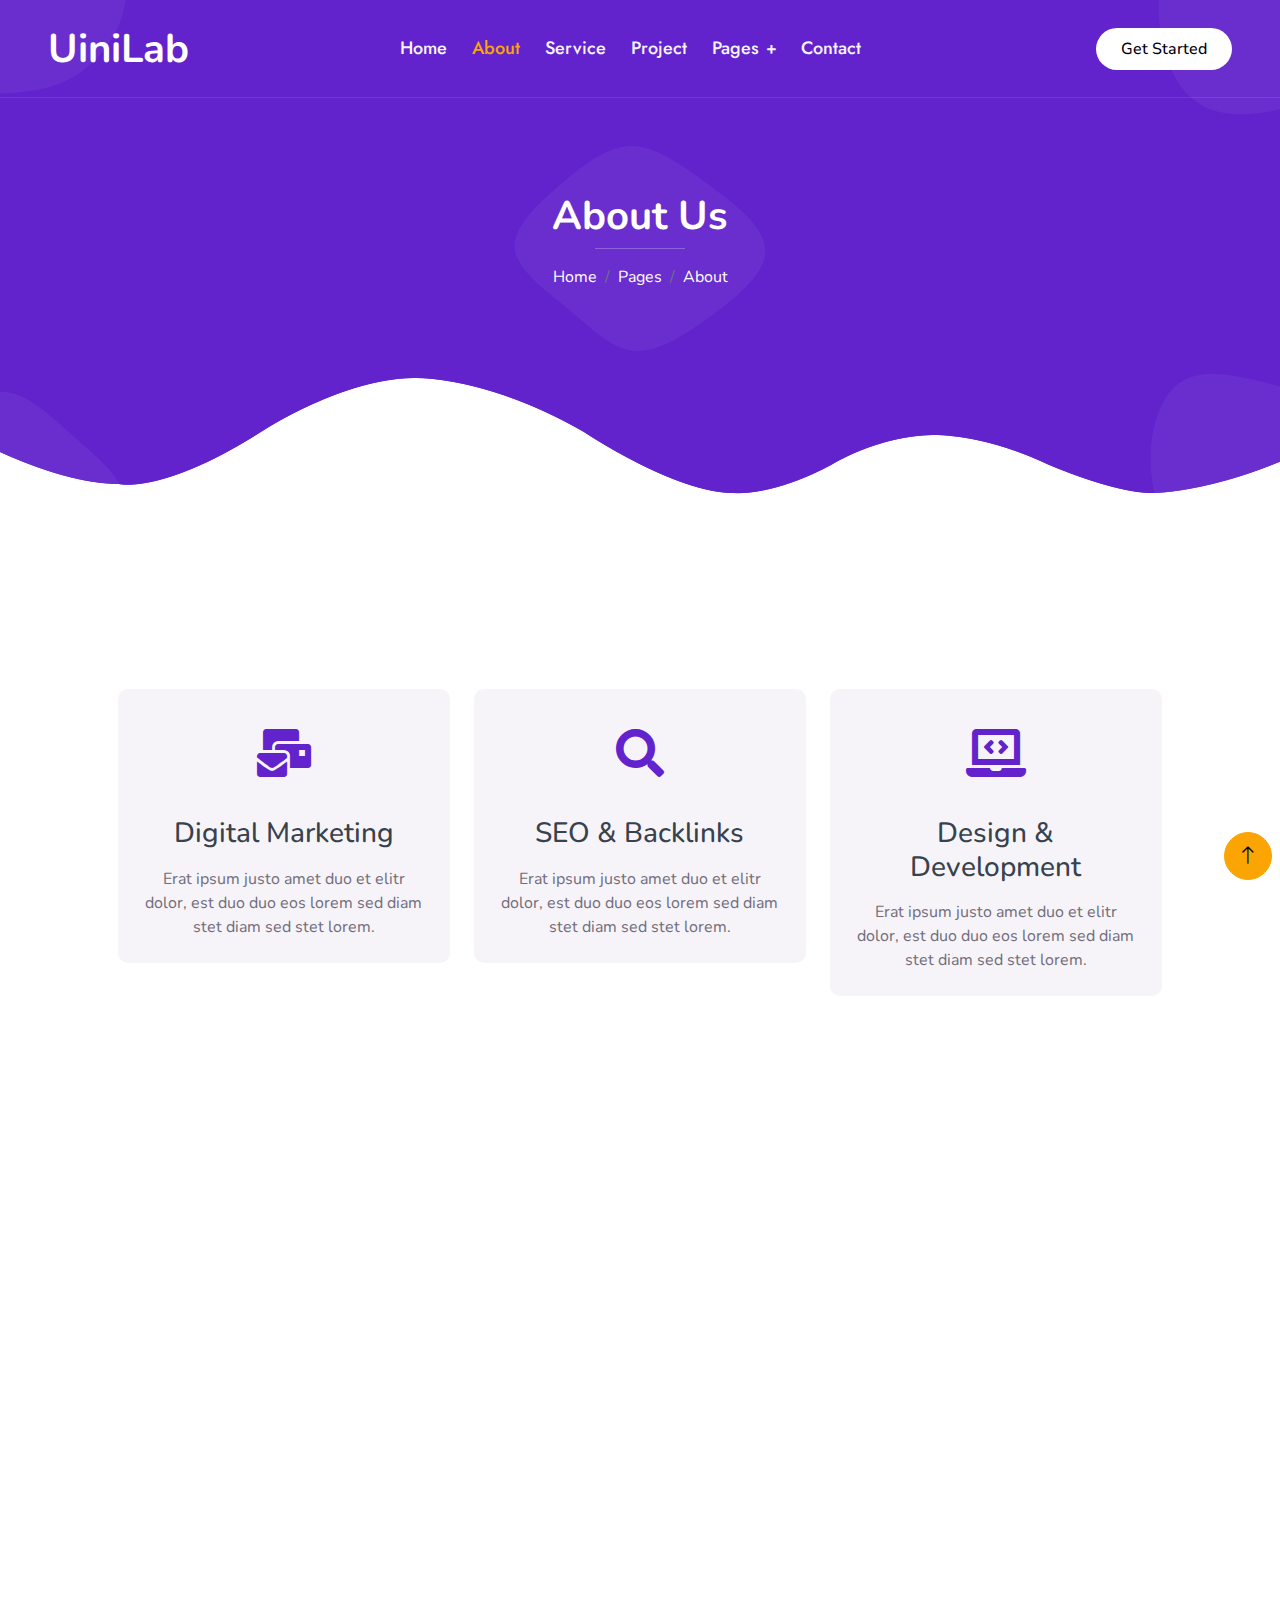
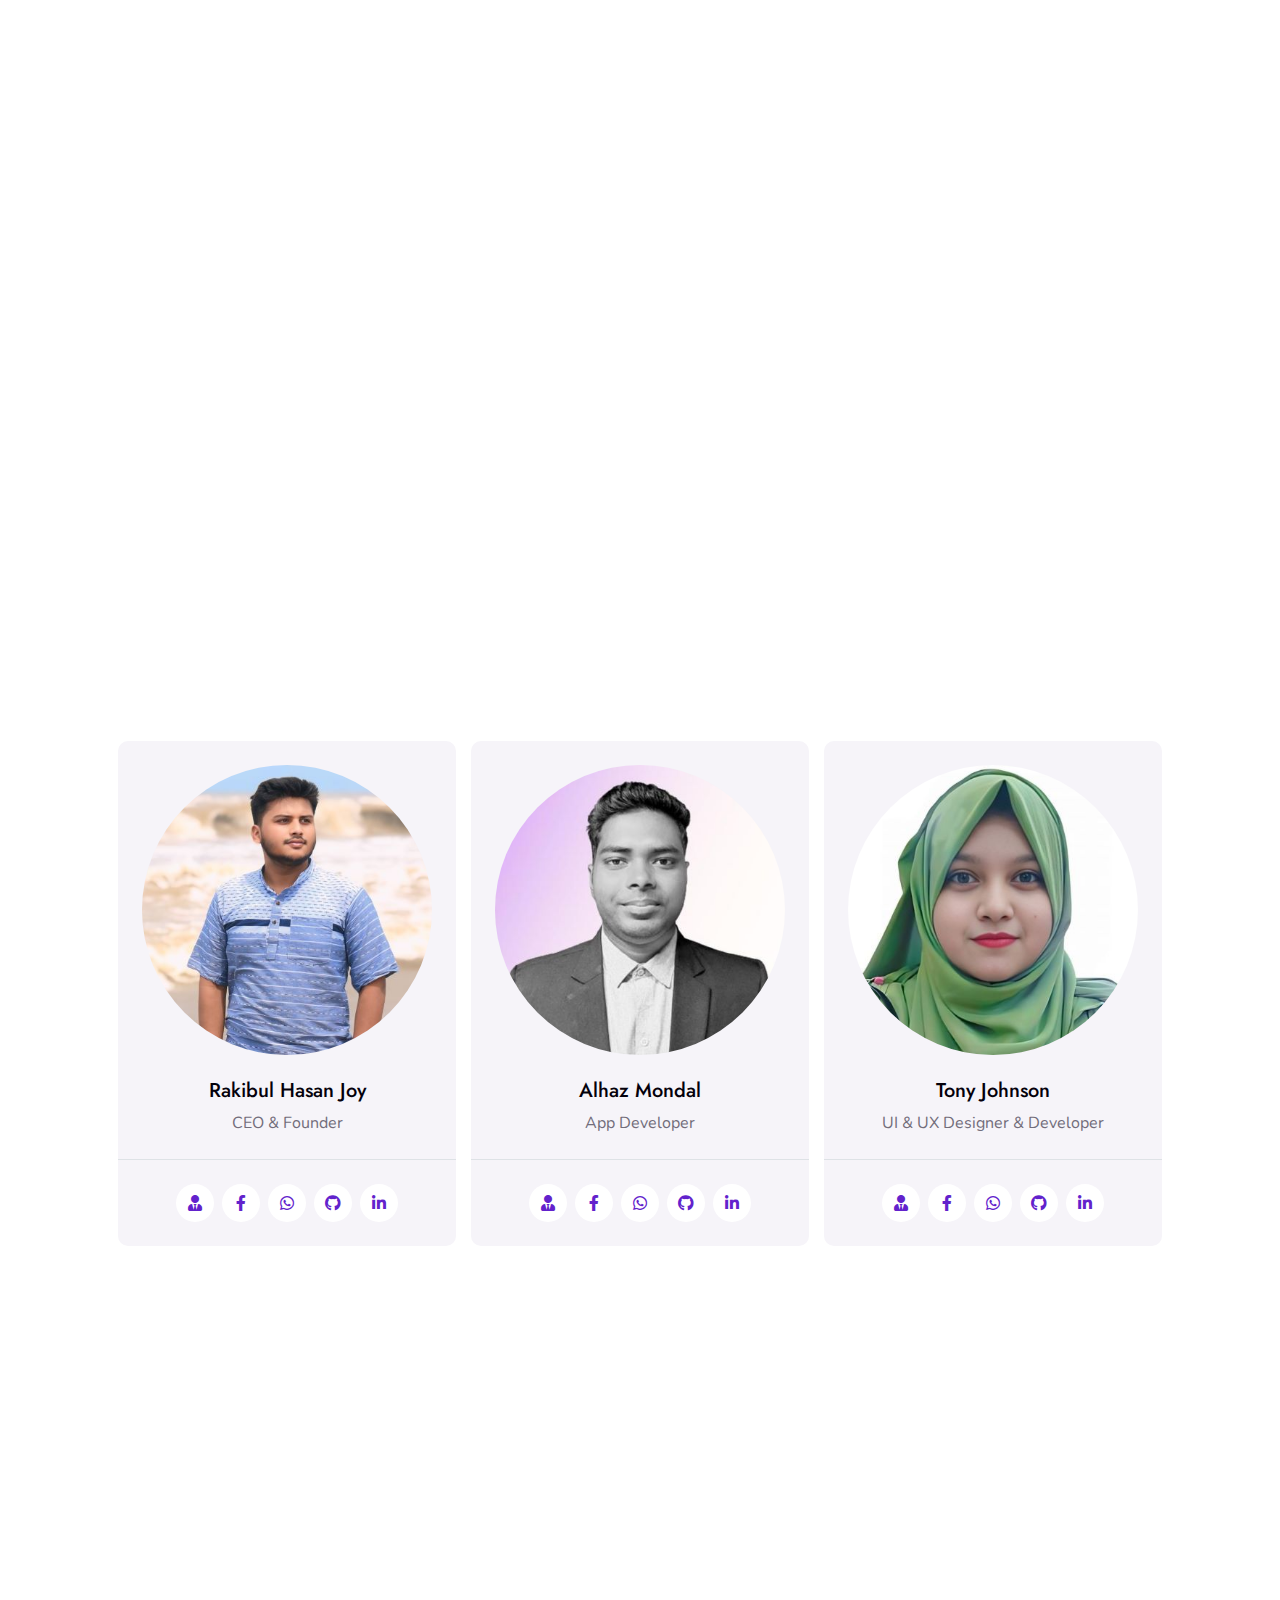
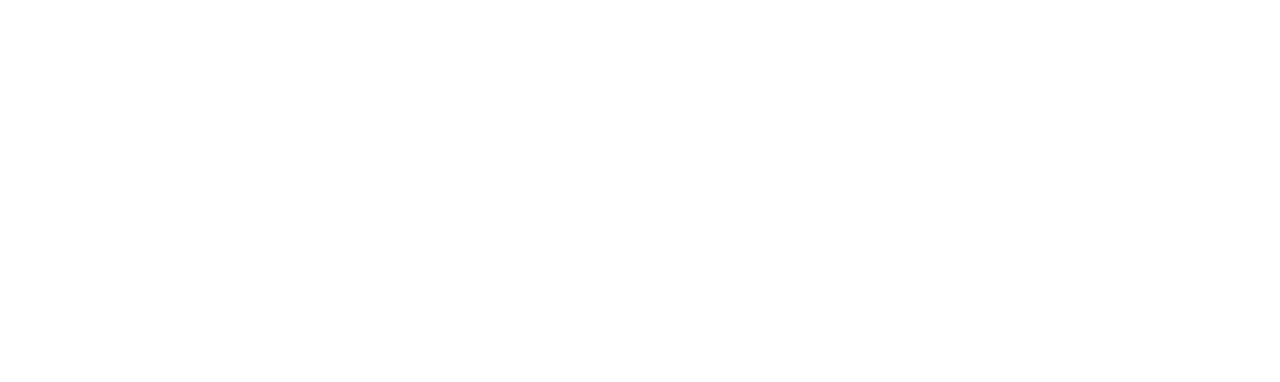
<file: about.html>
<!DOCTYPE html>
<html lang="en">

<head>
    <meta charset="utf-8">
    <title>UiniLab</title>
    <meta content="width=device-width, initial-scale=1.0" name="viewport">
    <meta content="" name="keywords">
    <meta content="" name="description">

    <!-- Favicon -->
    <link href="img/favicon.ico" rel="icon">

    <!-- Google Web Fonts -->
    <link rel="preconnect" href="https://fonts.googleapis.com">
    <link rel="preconnect" href="https://fonts.gstatic.com" crossorigin>
    <link href="https://fonts.googleapis.com/css2?family=Heebo:wght@400;500&family=Jost:wght@500;600;700&display=swap"
        rel="stylesheet">

    <!-- Icon Font Stylesheet -->
    <link href="https://cdnjs.cloudflare.com/ajax/libs/font-awesome/5.10.0/css/all.min.css" rel="stylesheet">
    <link href="https://cdn.jsdelivr.net/npm/bootstrap-icons@1.4.1/font/bootstrap-icons.css" rel="stylesheet">

    <!-- Libraries Stylesheet -->
    <link href="lib/animate/animate.min.css" rel="stylesheet">
    <link href="lib/owlcarousel/assets/owl.carousel.min.css" rel="stylesheet">
    <link href="lib/lightbox/css/lightbox.min.css" rel="stylesheet">

    <!-- Customized Bootstrap Stylesheet -->
    <link href="css/bootstrap.min.css" rel="stylesheet">

    <!-- Template Stylesheet -->
    <link href="css/style.css" rel="stylesheet">
</head>

<body>
    <div class="container-xxl bg-white p-0">
        <!-- Spinner Start -->
        <div id="spinner"
            class="show bg-white position-fixed translate-middle w-100 vh-100 top-50 start-50 d-flex align-items-center justify-content-center">
            <div class="spinner-grow text-primary" style="width: 3rem; height: 3rem;" role="status">
                <span class="sr-only">Loading...</span>
            </div>
        </div>
        <!-- Spinner End -->


        <!-- Navbar & Hero Start -->
        <div class="container-xxl position-relative p-0">
            <nav class="navbar navbar-expand-lg navbar-light px-4 px-lg-5 py-3 py-lg-0">
                <a href="index.html" class="navbar-brand p-0">
                    <h1 class="m-0">UiniLab</h1>
                    <!-- <img src="img/logo.png" alt="Logo"> -->
                </a>
                <button class="navbar-toggler" type="button" data-bs-toggle="collapse" data-bs-target="#navbarCollapse">
                    <span class="fa fa-bars"></span>
                </button>
                <div class="collapse navbar-collapse" id="navbarCollapse">
                    <div class="navbar-nav mx-auto py-0">
                        <a href="index.html" class="nav-item nav-link">Home</a>
                        <a href="about.html" class="nav-item nav-link active">About</a>
                        <a href="service.html" class="nav-item nav-link">Service</a>
                        <a href="project.html" class="nav-item nav-link">Project</a>
                        <div class="nav-item dropdown">
                            <a href="#" class="nav-link dropdown-toggle" data-bs-toggle="dropdown">Pages</a>
                            <div class="dropdown-menu m-0">
                                <a href="team.html" class="dropdown-item">Our Team</a>
                                <a href="testimonial.html" class="dropdown-item">Testimonial</a>
                                <a href="404.html" class="dropdown-item">404 Page</a>
                            </div>
                        </div>
                        <a href="contact.html" class="nav-item nav-link">Contact</a>
                    </div>
                    <a href="" class="btn rounded-pill py-2 px-4 ms-3 d-none d-lg-block">Get Started</a>
                </div>
            </nav>

            <div class="container-xxl py-5 bg-primary hero-header">
                <div class="container my-5 py-5 px-lg-5">
                    <div class="row g-5 py-5">
                        <div class="col-12 text-center">
                            <h1 class="text-white animated slideInDown">About Us</h1>
                            <hr class="bg-white mx-auto mt-0" style="width: 90px;">
                            <nav aria-label="breadcrumb">
                                <ol class="breadcrumb justify-content-center">
                                    <li class="breadcrumb-item"><a class="text-white" href="#">Home</a></li>
                                    <li class="breadcrumb-item"><a class="text-white" href="#">Pages</a></li>
                                    <li class="breadcrumb-item text-white active" aria-current="page">About</li>
                                </ol>
                            </nav>
                        </div>
                    </div>
                </div>
            </div>
        </div>
        <!-- Navbar & Hero End -->


        <!-- Feature Start -->
        <div class="container-xxl py-5">
            <div class="container py-5 px-lg-5">
                <div class="row g-4">
                    <div class="col-lg-4 wow fadeInUp" data-wow-delay="0.1s">
                        <div class="feature-item bg-light rounded text-center p-4">
                            <i class="fa fa-3x fa-mail-bulk text-primary mb-4"></i>
                            <h5 class="mb-3">Digital Marketing</h5>
                            <p class="m-0">Erat ipsum justo amet duo et elitr dolor, est duo duo eos lorem sed diam stet
                                diam sed stet lorem.</p>
                        </div>
                    </div>
                    <div class="col-lg-4 wow fadeInUp" data-wow-delay="0.3s">
                        <div class="feature-item bg-light rounded text-center p-4">
                            <i class="fa fa-3x fa-search text-primary mb-4"></i>
                            <h5 class="mb-3">SEO & Backlinks</h5>
                            <p class="m-0">Erat ipsum justo amet duo et elitr dolor, est duo duo eos lorem sed diam stet
                                diam sed stet lorem.</p>
                        </div>
                    </div>
                    <div class="col-lg-4 wow fadeInUp" data-wow-delay="0.5s">
                        <div class="feature-item bg-light rounded text-center p-4">
                            <i class="fa fa-3x fa-laptop-code text-primary mb-4"></i>
                            <h5 class="mb-3">Design & Development</h5>
                            <p class="m-0">Erat ipsum justo amet duo et elitr dolor, est duo duo eos lorem sed diam stet
                                diam sed stet lorem.</p>
                        </div>
                    </div>
                </div>
            </div>
        </div>
        <!-- Feature End -->


        <!-- About Start -->
        <div class="container-xxl py-5">
            <div class="container py-5 px-lg-5">
                <div class="row g-5 align-items-center">
                    <div class="col-lg-6 wow fadeInUp" data-wow-delay="0.1s">
                        <p class="section-title text-secondary">About Us<span></span></p>
                        <h1 class="mb-5">#1 Digital solution with 10 years of experience</h1>
                        <p class="mb-4">Diam dolor diam ipsum et tempor sit. Aliqu diam amet diam et eos labore. Clita
                            erat ipsum et lorem et sit, sed stet no labore lorem sit clita duo justo eirmod magna dolore
                            erat amet</p>
                        <div class="skill mb-4">
                            <div class="d-flex justify-content-between">
                                <p class="mb-2">Digital Marketing</p>
                                <p class="mb-2">85%</p>
                            </div>
                            <div class="progress">
                                <div class="progress-bar bg-primary" role="progressbar" aria-valuenow="85"
                                    aria-valuemin="0" aria-valuemax="100"></div>
                            </div>
                        </div>
                        <div class="skill mb-4">
                            <div class="d-flex justify-content-between">
                                <p class="mb-2">SEO & Backlinks</p>
                                <p class="mb-2">90%</p>
                            </div>
                            <div class="progress">
                                <div class="progress-bar bg-secondary" role="progressbar" aria-valuenow="90"
                                    aria-valuemin="0" aria-valuemax="100"></div>
                            </div>
                        </div>
                        <div class="skill mb-4">
                            <div class="d-flex justify-content-between">
                                <p class="mb-2">Design & Development</p>
                                <p class="mb-2">95%</p>
                            </div>
                            <div class="progress">
                                <div class="progress-bar bg-dark" role="progressbar" aria-valuenow="95"
                                    aria-valuemin="0" aria-valuemax="100"></div>
                            </div>
                        </div>
                        <a href="" class="btn btn-primary py-sm-3 px-sm-5 rounded-pill mt-3">Read More</a>
                    </div>
                    <div class="col-lg-6">
                        <img class="img-fluid wow zoomIn" data-wow-delay="0.5s" src="img/about.png">
                    </div>
                </div>
            </div>
        </div>
        <!-- About End -->


        <!-- Facts Start -->
        <div class="container-xxl bg-primary fact py-5 wow fadeInUp" data-wow-delay="0.1s">
            <div class="container py-5 px-lg-5">
                <div class="row g-4">
                    <div class="col-md-6 col-lg-3 text-center wow fadeIn" data-wow-delay="0.1s">
                        <i class="fa fa-certificate fa-3x text-secondary mb-3"></i>
                        <h1 class="text-white mb-2" data-toggle="counter-up">1234</h1>
                        <p class="text-white mb-0">Years Experience</p>
                    </div>
                    <div class="col-md-6 col-lg-3 text-center wow fadeIn" data-wow-delay="0.3s">
                        <i class="fa fa-users-cog fa-3x text-secondary mb-3"></i>
                        <h1 class="text-white mb-2" data-toggle="counter-up">1234</h1>
                        <p class="text-white mb-0">Team Members</p>
                    </div>
                    <div class="col-md-6 col-lg-3 text-center wow fadeIn" data-wow-delay="0.5s">
                        <i class="fa fa-users fa-3x text-secondary mb-3"></i>
                        <h1 class="text-white mb-2" data-toggle="counter-up">1234</h1>
                        <p class="text-white mb-0">Satisfied Clients</p>
                    </div>
                    <div class="col-md-6 col-lg-3 text-center wow fadeIn" data-wow-delay="0.7s">
                        <i class="fa fa-check fa-3x text-secondary mb-3"></i>
                        <h1 class="text-white mb-2" data-toggle="counter-up">1234</h1>
                        <p class="text-white mb-0">Compleate Projects</p>
                    </div>
                </div>
            </div>
        </div>
        <!-- Facts End -->


        <!-- Team Start -->
        <div class="container-xxl py-5">
            <div class="container px-lg-5">
                <div class="wow fadeInUp" data-wow-delay="0.1s">
                    <p class="section-title text-secondary justify-content-center"><span></span>Our Team<span></span>
                    </p>
                    <h1 class="text-center mb-5">Our Team Members</h1>
                </div>
                <div class="owl-carousel owl-theme">
                    <div class="team-item bg-light rounded">
                        <div class="text-center border-bottom p-4">
                            <img class="img-fluid rounded-circle mb-4" src="img/team-1.jpg" alt="">
                            <h5>Rakibul Hasan Joy</h5>
                            <span>CEO & Founder</span>
                        </div>
                        <div class="d-flex justify-content-center p-4">
                            <a class="btn btn-square mx-1" href="https://rhjoy-git.github.io/rakibulhasanjoy/"><i
                                    class="fa fa-user-tie"></i></a>
                            <a class="btn btn-square mx-1" href="https://www.facebook.com/iam.RakibulHasanJoy"><i
                                    class="fab fa-facebook-f"></i></a>
                            <a class="btn btn-square mx-1" href="https://wa.me/+8801714532308"><i
                                    class="fab fa-whatsapp"></i></a>
                            <a class="btn btn-square mx-1" href="https://github.com/rhjoy-git"><i
                                    class="fab fa-github"></i></a>
                            <a class="btn btn-square mx-1" href="https://www.linkedin.com/in/iamrakibulhasanjoy/"><i
                                    class="fab fa-linkedin-in"></i></a>
                        </div>
                    </div>
                    <div class="team-item bg-light rounded">
                        <div class="text-center border-bottom p-4">
                            <img class="img-fluid rounded-circle mb-4" src="img/team-2.jpg" alt="">
                            <h5>Alhaz Mondal</h5>
                            <span>App Developer</span>
                        </div>
                        <div class="d-flex justify-content-center p-4">
                            <a class="btn btn-square mx-1" href="#"><i class="fa fa-user-tie"></i></a>
                            <a class="btn btn-square mx-1" href="https://www.facebook.com/amhredhay"><i
                                    class="fab fa-facebook-f"></i></a>
                            <a class="btn btn-square mx-1" href="https://wa.me/+8801861883575"><i
                                    class="fab fa-whatsapp"></i></a>
                            <a class="btn btn-square mx-1" href="https://github.com/hredhayxz"><i
                                    class="fab fa-github"></i></a>
                            <a class="btn btn-square mx-1" href="https://www.linkedin.com/in/hredhayxz/"><i
                                    class="fab fa-linkedin-in"></i></a>
                        </div>
                    </div>
                    <div class="team-item bg-light rounded">
                        <div class="text-center border-bottom p-4">
                            <img class="img-fluid rounded-circle mb-4" src="img/team-3.jpg" alt="">
                            <h5>Tony Johnson</h5>
                            <span>UI & UX Designer & Developer</span>
                        </div>
                        <div class="d-flex justify-content-center p-4">
                            <a class="btn btn-square mx-1" href="#"><i class="fa fa-user-tie"></i></a>
                            <a class="btn btn-square mx-1" href="https://www.facebook.com/afrinaanta"><i
                                    class="fab fa-facebook-f"></i></a>
                            <a class="btn btn-square mx-1" href="https://wa.me/+8801738988694"><i
                                    class="fab fa-whatsapp"></i></a>
                            <a class="btn btn-square mx-1" href="https://github.com/afrinaanta"><i
                                    class="fab fa-github"></i></a>
                            <a class="btn btn-square mx-1" href="https://www.linkedin.com/in/afrinaanta/"><i
                                    class="fab fa-linkedin-in"></i></a>
                        </div>
                    </div>
                    <!-- Add more team members as needed -->
                </div>
            </div>
        </div>
        <!-- Team End -->


        <!-- Footer Start -->
        <div class="container-fluid bg-primary text-light footer wow fadeIn" data-wow-delay="0.1s">
            <div class="container py-5 px-lg-5">
                <div class="row g-5">
                    <div class="col-md-6 col-lg-3">
                        <p class="section-title text-white h5 mb-4">Address<span></span></p>
                        <p><i class="fa fa-map-marker-alt me-3"></i>09 Street, East Kazipara, Dhaka</p>
                        <p><i class="fa fa-phone-alt me-3"></i>+880 197874-3947</p>
                        <p><i class="fa fa-envelope me-3"></i>uinilab@gmail.com</p>
                        <div class="d-flex pt-2">
                            <a class="btn btn-outline-light btn-social" href="https://wa.me/+8801978743947"><i class="fab fa-whatsapp"></i></a>
                            <a class="btn btn-outline-light btn-social" href="https://www.facebook.com/uinilab"><i class="fab fa-facebook-f"></i></a>
                            <a class="btn btn-outline-light btn-social" href="mailto:rakibul108joy@gmail.com"><i class="fa fa-envelope"></i></a>
                            <a class="btn btn-outline-light btn-social" href="#"><i class="fab fa-linkedin-in"></i></a>
                        </div>
                    </div>
                    <div class="col-md-6 col-lg-3">
                        <p class="section-title text-white h5 mb-4">Quick Link<span></span></p>
                        <a class="btn btn-link" href="">About Us</a>
                        <a class="btn btn-link" href="">Contact Us</a>
                        <a class="btn btn-link" href="">Privacy Policy</a>
                        <a class="btn btn-link" href="">Terms & Condition</a>
                        <a class="btn btn-link" href="">Career</a>
                    </div>
                    <div class="col-md-6 col-lg-3">
                        <p class="section-title text-white h5 mb-4">Gallery<span></span></p>
                        <div class="row g-2">
                            <div class="col-4">
                                <img class="img-fluid" src="img/portfolio-1.jpg" alt="Image">
                            </div>
                            <div class="col-4">
                                <img class="img-fluid" src="img/portfolio-2.jpg" alt="Image">
                            </div>
                            <div class="col-4">
                                <img class="img-fluid" src="img/portfolio-3.jpg" alt="Image">
                            </div>
                            <div class="col-4">
                                <img class="img-fluid" src="img/portfolio-4.jpg" alt="Image">
                            </div>
                            <div class="col-4">
                                <img class="img-fluid" src="img/portfolio-5.jpg" alt="Image">
                            </div>
                            <div class="col-4">
                                <img class="img-fluid" src="img/portfolio-6.jpg" alt="Image">
                            </div>
                        </div>
                    </div>
                    <div class="col-md-6 col-lg-3">
                        <p class="section-title text-white h5 mb-4">Newsletter<span></span></p>
                        <p>Lorem ipsum dolor sit amet elit. Phasellus nec pretium mi. Curabitur facilisis ornare velit
                            non vulpu</p>
                        <div class="position-relative w-100 mt-3">
                            <input class="form-control border-0 rounded-pill w-100 ps-4 pe-5" type="text"
                                placeholder="Your Email" style="height: 48px;">
                            <button type="button" class="btn shadow-none position-absolute top-0 end-0 mt-1 me-2"><i
                                    class="fa fa-paper-plane text-primary fs-4"></i></button>
                        </div>
                    </div>
                </div>
            </div>
            <div class="container px-lg-5">
                <div class="copyright">
                    <div class="row">
                        <div class="col-md-6 text-center text-md-start mb-3 mb-md-0">
                            &copy; <a class="border-bottom" href="#">UiniLab <sup>IT</sup></a>, All Right Reserved.

                            <!--/*** This template is free as long as you keep the footer author’s credit link/attribution link/backlink. If you'd like to use the template without the footer author’s credit link/attribution link/backlink, you can purchase the Credit Removal License from "https://htmlcodex.com/credit-removal". Thank you for your support. ***/-->
                            Designed By <a class="border-bottom" href="https://www.facebook.com/uinilab">UiniLab</a>
                        </div>
                        <div class="col-md-6 text-center text-md-end">
                            <div class="footer-menu">
                                <a href="">Home</a>
                                <a href="">Cookies</a>
                                <a href="">Help</a>
                                <a href="">FQAs</a>
                            </div>
                        </div>
                    </div>
                </div>
            </div>
        </div>
        <!-- Footer End -->


        <!-- Back to Top -->
        <a href="#" class="btn btn-lg btn-secondary btn-lg-square back-to-top"><i class="bi bi-arrow-up"></i></a>
    </div>

    <!-- JavaScript Libraries -->
    <script src="https://code.jquery.com/jquery-3.4.1.min.js"></script>
    <script src="https://cdn.jsdelivr.net/npm/bootstrap@5.0.0/dist/js/bootstrap.bundle.min.js"></script>
    <script src="lib/wow/wow.min.js"></script>
    <script src="lib/easing/easing.min.js"></script>
    <script src="lib/waypoints/waypoints.min.js"></script>
    <script src="lib/counterup/counterup.min.js"></script>
    <script src="lib/owlcarousel/owl.carousel.min.js"></script>
    <script src="lib/isotope/isotope.pkgd.min.js"></script>
    <script src="lib/lightbox/js/lightbox.min.js"></script>

    <!-- Template Javascript -->
    <script src="js/main.js"></script>
</body>

</html>
</file>
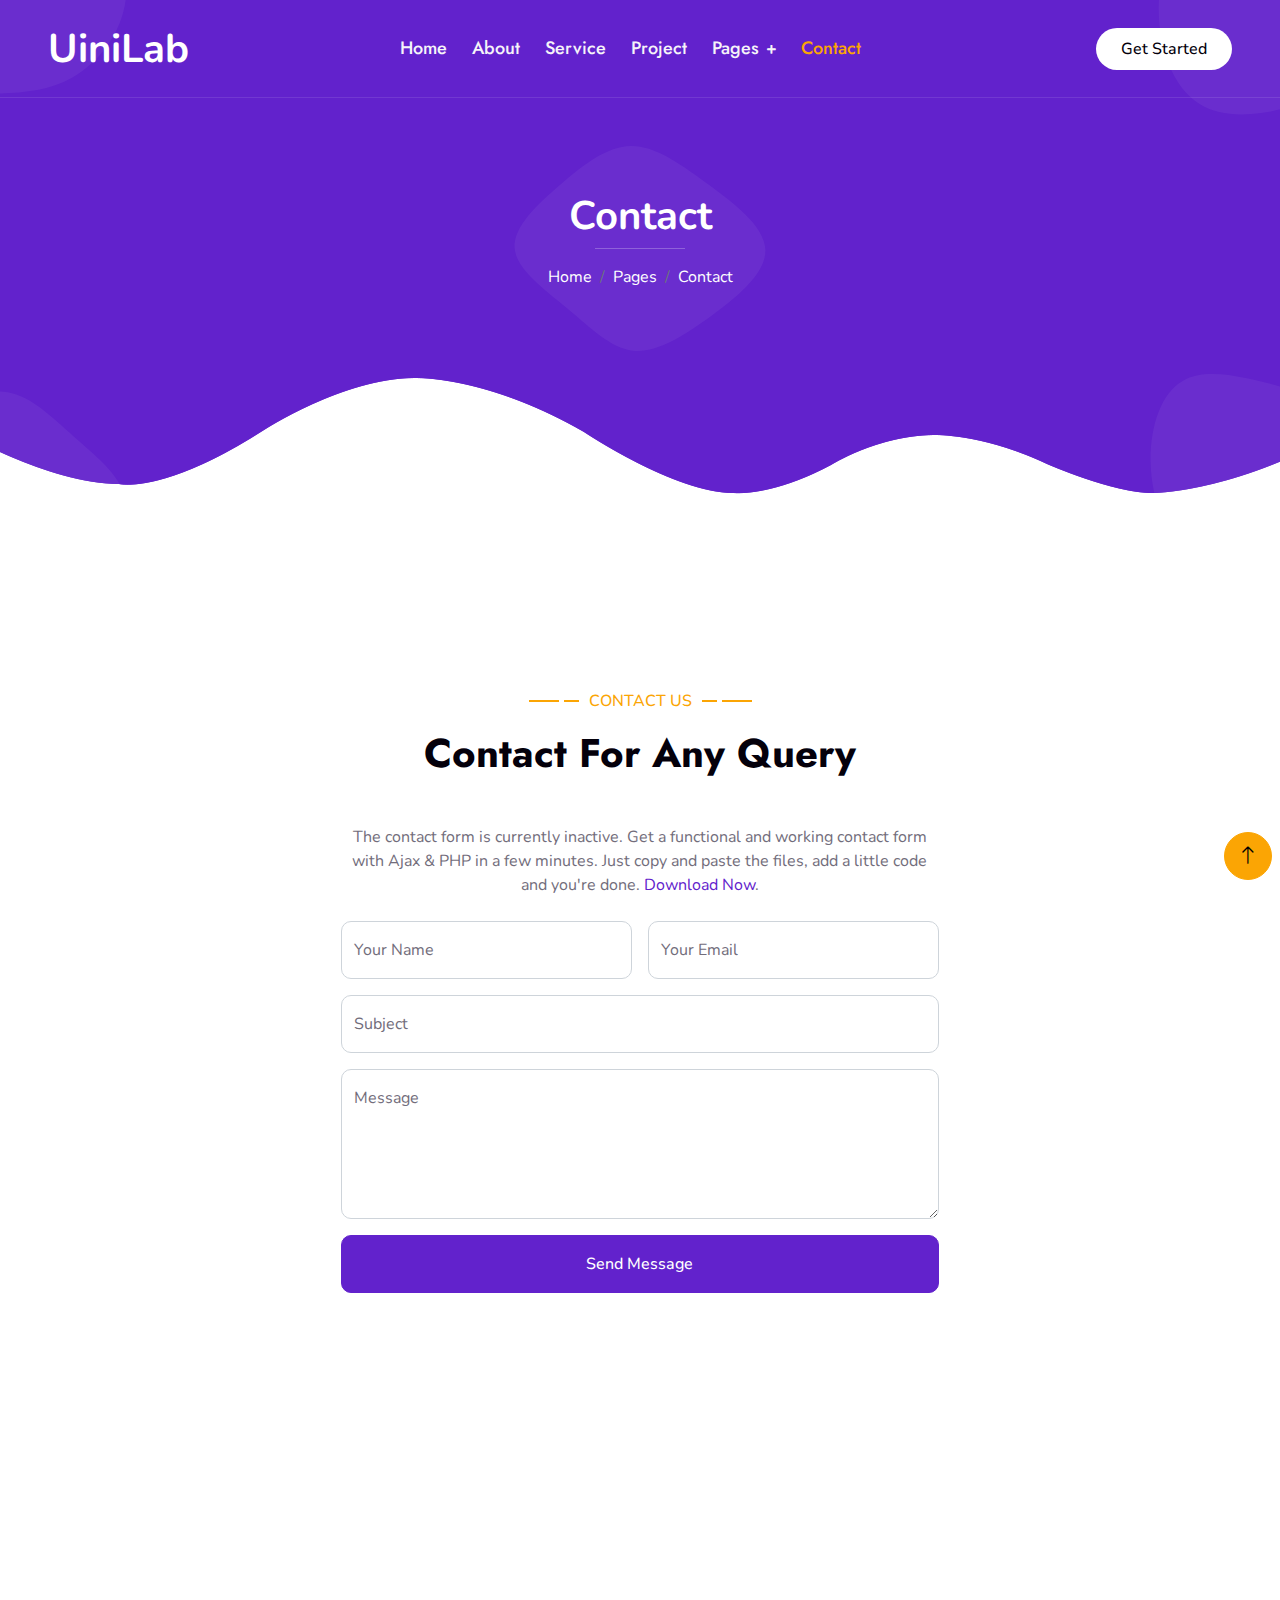
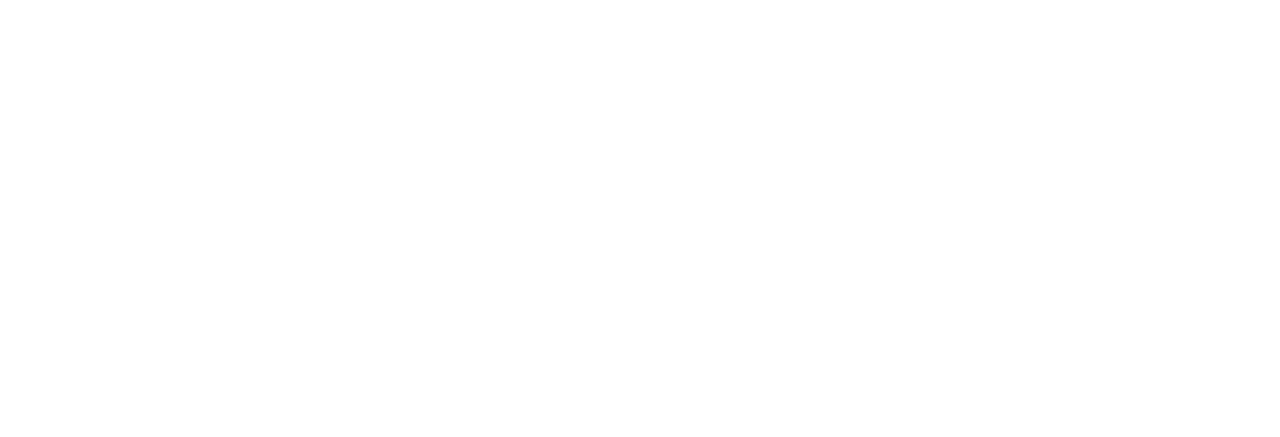
<file: contact.html>
<!DOCTYPE html>
<html lang="en">

<head>
    <meta charset="utf-8">
    <title>UiniLab</title>
    <meta content="width=device-width, initial-scale=1.0" name="viewport">
    <meta content="" name="keywords">
    <meta content="" name="description">

    <!-- Favicon -->
    <link href="img/favicon.ico" rel="icon">

    <!-- Google Web Fonts -->
    <link rel="preconnect" href="https://fonts.googleapis.com">
    <link rel="preconnect" href="https://fonts.gstatic.com" crossorigin>
    <link href="https://fonts.googleapis.com/css2?family=Heebo:wght@400;500&family=Jost:wght@500;600;700&display=swap"
        rel="stylesheet">

    <!-- Icon Font Stylesheet -->
    <link href="https://cdnjs.cloudflare.com/ajax/libs/font-awesome/5.10.0/css/all.min.css" rel="stylesheet">
    <link href="https://cdn.jsdelivr.net/npm/bootstrap-icons@1.4.1/font/bootstrap-icons.css" rel="stylesheet">

    <!-- Libraries Stylesheet -->
    <link href="lib/animate/animate.min.css" rel="stylesheet">
    <link href="lib/owlcarousel/assets/owl.carousel.min.css" rel="stylesheet">
    <link href="lib/lightbox/css/lightbox.min.css" rel="stylesheet">

    <!-- Customized Bootstrap Stylesheet -->
    <link href="css/bootstrap.min.css" rel="stylesheet">

    <!-- Template Stylesheet -->
    <link href="css/style.css" rel="stylesheet">
</head>

<body>
    <div class="container-xxl bg-white p-0">
        <!-- Spinner Start -->
        <div id="spinner"
            class="show bg-white position-fixed translate-middle w-100 vh-100 top-50 start-50 d-flex align-items-center justify-content-center">
            <div class="spinner-grow text-primary" style="width: 3rem; height: 3rem;" role="status">
                <span class="sr-only">Loading...</span>
            </div>
        </div>
        <!-- Spinner End -->


        <!-- Navbar & Hero Start -->
        <div class="container-xxl position-relative p-0">
            <nav class="navbar navbar-expand-lg navbar-light px-4 px-lg-5 py-3 py-lg-0">
                <a href="index.html" class="navbar-brand p-0">
                    <h1 class="m-0">UiniLab</h1>
                    <!-- <img src="img/logo.png" alt="Logo"> -->
                </a>
                <button class="navbar-toggler" type="button" data-bs-toggle="collapse" data-bs-target="#navbarCollapse">
                    <span class="fa fa-bars"></span>
                </button>
                <div class="collapse navbar-collapse" id="navbarCollapse">
                    <div class="navbar-nav mx-auto py-0">
                        <a href="index.html" class="nav-item nav-link">Home</a>
                        <a href="about.html" class="nav-item nav-link">About</a>
                        <a href="service.html" class="nav-item nav-link">Service</a>
                        <a href="project.html" class="nav-item nav-link">Project</a>
                        <div class="nav-item dropdown">
                            <a href="#" class="nav-link dropdown-toggle" data-bs-toggle="dropdown">Pages</a>
                            <div class="dropdown-menu m-0">
                                <a href="team.html" class="dropdown-item">Our Team</a>
                                <a href="testimonial.html" class="dropdown-item">Testimonial</a>
                                <a href="404.html" class="dropdown-item">404 Page</a>
                            </div>
                        </div>
                        <a href="contact.html" class="nav-item nav-link active">Contact</a>
                    </div>
                    <a href="" class="btn rounded-pill py-2 px-4 ms-3 d-none d-lg-block">Get Started</a>
                </div>
            </nav>

            <div class="container-xxl py-5 bg-primary hero-header">
                <div class="container my-5 py-5 px-lg-5">
                    <div class="row g-5 py-5">
                        <div class="col-12 text-center">
                            <h1 class="text-white animated slideInDown">Contact</h1>
                            <hr class="bg-white mx-auto mt-0" style="width: 90px;">
                            <nav aria-label="breadcrumb">
                                <ol class="breadcrumb justify-content-center">
                                    <li class="breadcrumb-item"><a class="text-white" href="#">Home</a></li>
                                    <li class="breadcrumb-item"><a class="text-white" href="#">Pages</a></li>
                                    <li class="breadcrumb-item text-white active" aria-current="page">Contact</li>
                                </ol>
                            </nav>
                        </div>
                    </div>
                </div>
            </div>
        </div>
        <!-- Navbar & Hero End -->


        <!-- Contact Start -->
        <div class="container-xxl py-5">
            <div class="container py-5 px-lg-5">
                <div class="wow fadeInUp" data-wow-delay="0.1s">
                    <p class="section-title text-secondary justify-content-center"><span></span>Contact Us<span></span>
                    </p>
                    <h1 class="text-center mb-5">Contact For Any Query</h1>
                </div>
                <div class="row justify-content-center">
                    <div class="col-lg-7">
                        <div class="wow fadeInUp" data-wow-delay="0.3s">
                            <p class="text-center mb-4">The contact form is currently inactive. Get a functional and
                                working contact form with Ajax & PHP in a few minutes. Just copy and paste the files,
                                add a little code and you're done. <a href="https://htmlcodex.com/contact-form">Download
                                    Now</a>.</p>
                            <form>
                                <div class="row g-3">
                                    <div class="col-md-6">
                                        <div class="form-floating">
                                            <input type="text" class="form-control" id="name" placeholder="Your Name">
                                            <label for="name">Your Name</label>
                                        </div>
                                    </div>
                                    <div class="col-md-6">
                                        <div class="form-floating">
                                            <input type="email" class="form-control" id="email"
                                                placeholder="Your Email">
                                            <label for="email">Your Email</label>
                                        </div>
                                    </div>
                                    <div class="col-12">
                                        <div class="form-floating">
                                            <input type="text" class="form-control" id="subject" placeholder="Subject">
                                            <label for="subject">Subject</label>
                                        </div>
                                    </div>
                                    <div class="col-12">
                                        <div class="form-floating">
                                            <textarea class="form-control" placeholder="Leave a message here"
                                                id="message" style="height: 150px"></textarea>
                                            <label for="message">Message</label>
                                        </div>
                                    </div>
                                    <div class="col-12">
                                        <button class="btn btn-primary w-100 py-3" type="submit">Send Message</button>
                                    </div>
                                </div>
                            </form>
                        </div>
                    </div>
                </div>
            </div>
        </div>
        <!-- Contact End -->


        <!-- Footer Start -->
        <div class="container-fluid bg-primary text-light footer wow fadeIn" data-wow-delay="0.1s">
            <div class="container py-5 px-lg-5">
                <div class="row g-5">
                    <div class="col-md-6 col-lg-3">
                        <p class="section-title text-white h5 mb-4">Address<span></span></p>
                        <p><i class="fa fa-map-marker-alt me-3"></i>09 Street, East Kazipara, Dhaka</p>
                        <p><i class="fa fa-phone-alt me-3"></i>+880 197874-3947</p>
                        <p><i class="fa fa-envelope me-3"></i>uinilab@gmail.com</p>
                        <div class="d-flex pt-2">
                            <a class="btn btn-outline-light btn-social" href="https://wa.me/+8801978743947"><i class="fab fa-whatsapp"></i></a>
                            <a class="btn btn-outline-light btn-social" href="https://www.facebook.com/uinilab"><i class="fab fa-facebook-f"></i></a>
                            <a class="btn btn-outline-light btn-social" href="mailto:rakibul108joy@gmail.com"><i class="fa fa-envelope"></i></a>
                            <a class="btn btn-outline-light btn-social" href="#"><i class="fab fa-linkedin-in"></i></a>
                        </div>
                    </div>
                    <div class="col-md-6 col-lg-3">
                        <p class="section-title text-white h5 mb-4">Quick Link<span></span></p>
                        <a class="btn btn-link" href="">About Us</a>
                        <a class="btn btn-link" href="">Contact Us</a>
                        <a class="btn btn-link" href="">Privacy Policy</a>
                        <a class="btn btn-link" href="">Terms & Condition</a>
                        <a class="btn btn-link" href="">Career</a>
                    </div>
                    <div class="col-md-6 col-lg-3">
                        <p class="section-title text-white h5 mb-4">Gallery<span></span></p>
                        <div class="row g-2">
                            <div class="col-4">
                                <img class="img-fluid" src="img/portfolio-1.jpg" alt="Image">
                            </div>
                            <div class="col-4">
                                <img class="img-fluid" src="img/portfolio-2.jpg" alt="Image">
                            </div>
                            <div class="col-4">
                                <img class="img-fluid" src="img/portfolio-3.jpg" alt="Image">
                            </div>
                            <div class="col-4">
                                <img class="img-fluid" src="img/portfolio-4.jpg" alt="Image">
                            </div>
                            <div class="col-4">
                                <img class="img-fluid" src="img/portfolio-5.jpg" alt="Image">
                            </div>
                            <div class="col-4">
                                <img class="img-fluid" src="img/portfolio-6.jpg" alt="Image">
                            </div>
                        </div>
                    </div>
                    <div class="col-md-6 col-lg-3">
                        <p class="section-title text-white h5 mb-4">Newsletter<span></span></p>
                        <p>Lorem ipsum dolor sit amet elit. Phasellus nec pretium mi. Curabitur facilisis ornare velit
                            non vulpu</p>
                        <div class="position-relative w-100 mt-3">
                            <input class="form-control border-0 rounded-pill w-100 ps-4 pe-5" type="text"
                                placeholder="Your Email" style="height: 48px;">
                            <button type="button" class="btn shadow-none position-absolute top-0 end-0 mt-1 me-2"><i
                                    class="fa fa-paper-plane text-primary fs-4"></i></button>
                        </div>
                    </div>
                </div>
            </div>
            <div class="container px-lg-5">
                <div class="copyright">
                    <div class="row">
                        <div class="col-md-6 text-center text-md-start mb-3 mb-md-0">
                            &copy; <a class="border-bottom" href="#">UiniLab <sup>IT</sup></a>, All Right Reserved.

                            <!--/*** This template is free as long as you keep the footer author’s credit link/attribution link/backlink. If you'd like to use the template without the footer author’s credit link/attribution link/backlink, you can purchase the Credit Removal License from "https://htmlcodex.com/credit-removal". Thank you for your support. ***/-->
                            Designed By <a class="border-bottom" href="https://www.facebook.com/uinilab">UiniLab</a>
                        </div>
                        <div class="col-md-6 text-center text-md-end">
                            <div class="footer-menu">
                                <a href="">Home</a>
                                <a href="">Cookies</a>
                                <a href="">Help</a>
                                <a href="">FQAs</a>
                            </div>
                        </div>
                    </div>
                </div>
            </div>
        </div>
        <!-- Footer End -->


        <!-- Back to Top -->
        <a href="#" class="btn btn-lg btn-secondary btn-lg-square back-to-top"><i class="bi bi-arrow-up"></i></a>
    </div>

    <!-- JavaScript Libraries -->
    <script src="https://code.jquery.com/jquery-3.4.1.min.js"></script>
    <script src="https://cdn.jsdelivr.net/npm/bootstrap@5.0.0/dist/js/bootstrap.bundle.min.js"></script>
    <script src="lib/wow/wow.min.js"></script>
    <script src="lib/easing/easing.min.js"></script>
    <script src="lib/waypoints/waypoints.min.js"></script>
    <script src="lib/counterup/counterup.min.js"></script>
    <script src="lib/owlcarousel/owl.carousel.min.js"></script>
    <script src="lib/isotope/isotope.pkgd.min.js"></script>
    <script src="lib/lightbox/js/lightbox.min.js"></script>

    <!-- Template Javascript -->
    <script src="js/main.js"></script>
</body>

</html>
</file>
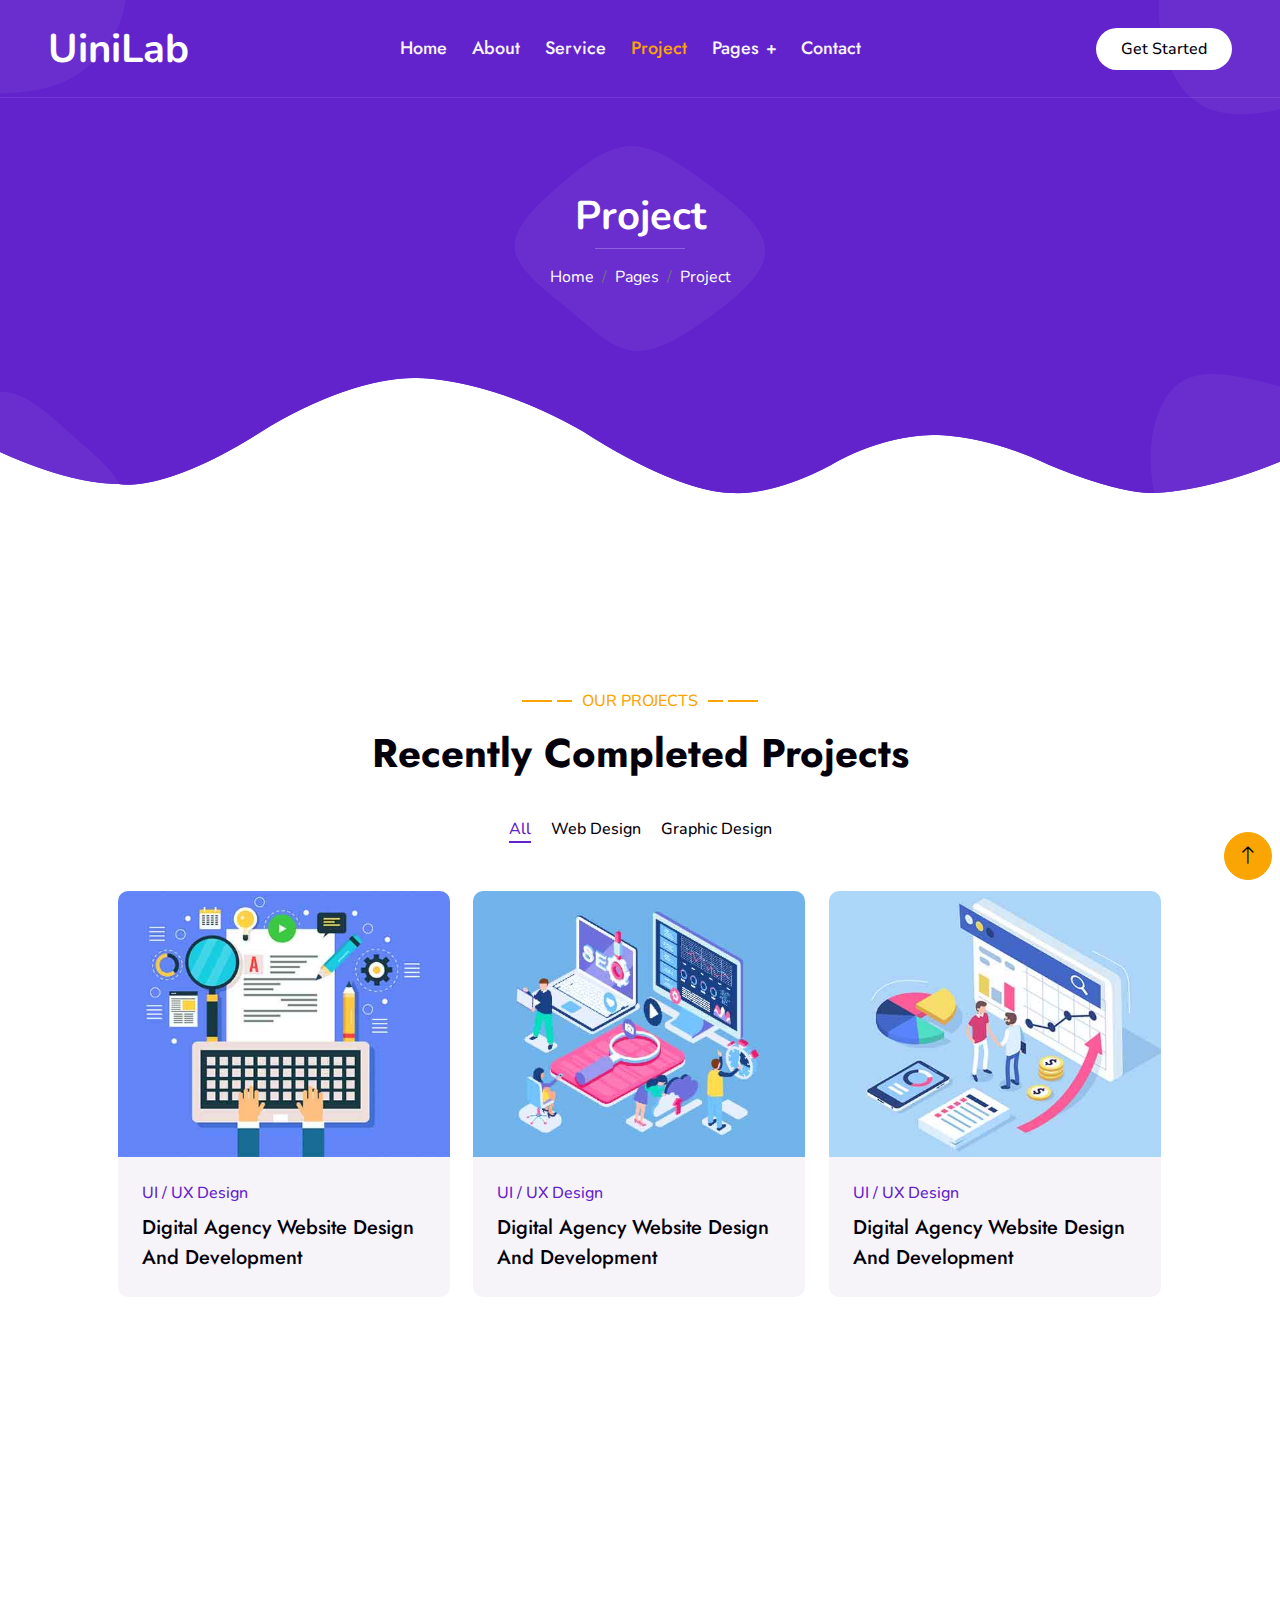
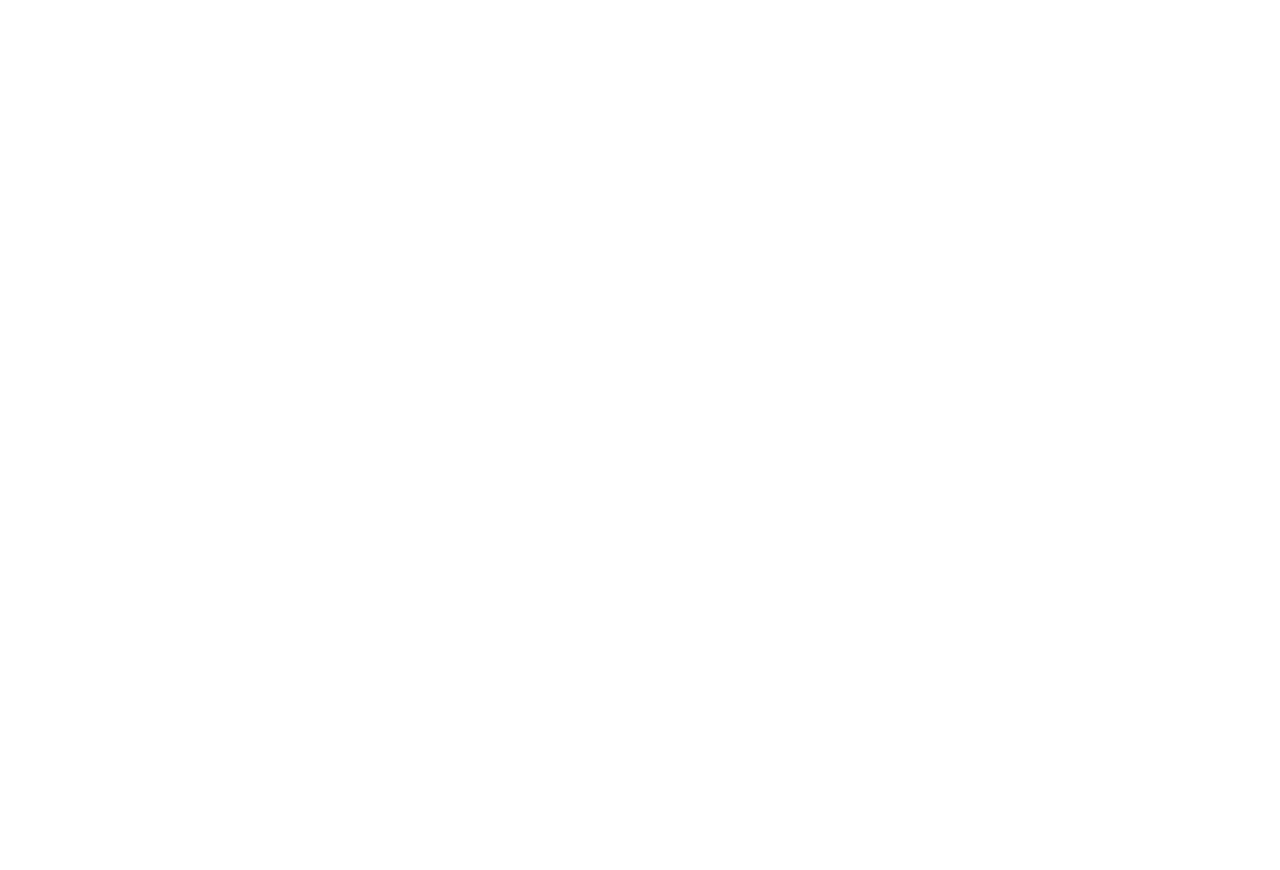
<file: project.html>
<!DOCTYPE html>
<html lang="en">

<head>
    <meta charset="utf-8">
    <title>UiniLab</title>
    <meta content="width=device-width, initial-scale=1.0" name="viewport">
    <meta content="" name="keywords">
    <meta content="" name="description">

    <!-- Favicon -->
    <link href="img/favicon.ico" rel="icon">

    <!-- Google Web Fonts -->
    <link rel="preconnect" href="https://fonts.googleapis.com">
    <link rel="preconnect" href="https://fonts.gstatic.com" crossorigin>
    <link href="https://fonts.googleapis.com/css2?family=Heebo:wght@400;500&family=Jost:wght@500;600;700&display=swap" rel="stylesheet"> 

    <!-- Icon Font Stylesheet -->
    <link href="https://cdnjs.cloudflare.com/ajax/libs/font-awesome/5.10.0/css/all.min.css" rel="stylesheet">
    <link href="https://cdn.jsdelivr.net/npm/bootstrap-icons@1.4.1/font/bootstrap-icons.css" rel="stylesheet">

    <!-- Libraries Stylesheet -->
    <link href="lib/animate/animate.min.css" rel="stylesheet">
    <link href="lib/owlcarousel/assets/owl.carousel.min.css" rel="stylesheet">
    <link href="lib/lightbox/css/lightbox.min.css" rel="stylesheet">

    <!-- Customized Bootstrap Stylesheet -->
    <link href="css/bootstrap.min.css" rel="stylesheet">

    <!-- Template Stylesheet -->
    <link href="css/style.css" rel="stylesheet">
</head>

<body>
    <div class="container-xxl bg-white p-0">
        <!-- Spinner Start -->
        <div id="spinner" class="show bg-white position-fixed translate-middle w-100 vh-100 top-50 start-50 d-flex align-items-center justify-content-center">
            <div class="spinner-grow text-primary" style="width: 3rem; height: 3rem;" role="status">
                <span class="sr-only">Loading...</span>
            </div>
        </div>
        <!-- Spinner End -->


        <!-- Navbar & Hero Start -->
        <div class="container-xxl position-relative p-0">
            <nav class="navbar navbar-expand-lg navbar-light px-4 px-lg-5 py-3 py-lg-0">
                <a href="index.html" class="navbar-brand p-0">
                    <h1 class="m-0">UiniLab</h1>
                    <!-- <img src="img/logo.png" alt="Logo"> -->
                </a>
                <button class="navbar-toggler" type="button" data-bs-toggle="collapse" data-bs-target="#navbarCollapse">
                    <span class="fa fa-bars"></span>
                </button>
                <div class="collapse navbar-collapse" id="navbarCollapse">
                    <div class="navbar-nav mx-auto py-0">
                        <a href="index.html" class="nav-item nav-link">Home</a>
                        <a href="about.html" class="nav-item nav-link">About</a>
                        <a href="service.html" class="nav-item nav-link">Service</a>
                        <a href="project.html" class="nav-item nav-link active">Project</a>
                        <div class="nav-item dropdown">
                            <a href="#" class="nav-link dropdown-toggle" data-bs-toggle="dropdown">Pages</a>
                            <div class="dropdown-menu m-0">
                                <a href="team.html" class="dropdown-item">Our Team</a>
                                <a href="testimonial.html" class="dropdown-item">Testimonial</a>
                                <a href="404.html" class="dropdown-item">404 Page</a>
                            </div>
                        </div>
                        <a href="contact.html" class="nav-item nav-link">Contact</a>
                    </div>
                    <a href="" class="btn rounded-pill py-2 px-4 ms-3 d-none d-lg-block">Get Started</a>
                </div>
            </nav>

            <div class="container-xxl py-5 bg-primary hero-header">
                <div class="container my-5 py-5 px-lg-5">
                    <div class="row g-5 py-5">
                        <div class="col-12 text-center">
                            <h1 class="text-white animated slideInDown">Project</h1>
                            <hr class="bg-white mx-auto mt-0" style="width: 90px;">
                            <nav aria-label="breadcrumb">
                                <ol class="breadcrumb justify-content-center">
                                    <li class="breadcrumb-item"><a class="text-white" href="#">Home</a></li>
                                    <li class="breadcrumb-item"><a class="text-white" href="#">Pages</a></li>
                                    <li class="breadcrumb-item text-white active" aria-current="page">Project</li>
                                </ol>
                            </nav>
                        </div>
                    </div>
                </div>
            </div>
        </div>
        <!-- Navbar & Hero End -->


        <!-- Projects Start -->
        <div class="container-xxl py-5">
            <div class="container py-5 px-lg-5">
                <div class="wow fadeInUp" data-wow-delay="0.1s">
                    <p class="section-title text-secondary justify-content-center"><span></span>Our Projects<span></span></p>
                    <h1 class="text-center mb-5">Recently Completed Projects</h1>
                </div>
                <div class="row mt-n2 wow fadeInUp" data-wow-delay="0.3s">
                    <div class="col-12 text-center">
                        <ul class="list-inline mb-5" id="portfolio-flters">
                            <li class="mx-2 active" data-filter="*">All</li>
                            <li class="mx-2" data-filter=".first">Web Design</li>
                            <li class="mx-2" data-filter=".second">Graphic Design</li>
                        </ul>
                    </div>
                </div>
                <div class="row g-4 portfolio-container">
                    <div class="col-lg-4 col-md-6 portfolio-item first wow fadeInUp" data-wow-delay="0.1s">
                        <div class="rounded overflow-hidden">
                            <div class="position-relative overflow-hidden">
                                <img class="img-fluid w-100" src="img/portfolio-1.jpg" alt="">
                                <div class="portfolio-overlay">
                                    <a class="btn btn-square btn-outline-light mx-1" href="img/portfolio-1.jpg" data-lightbox="portfolio"><i class="fa fa-eye"></i></a>
                                    <a class="btn btn-square btn-outline-light mx-1" href=""><i class="fa fa-link"></i></a>
                                </div>
                            </div>
                            <div class="bg-light p-4">
                                <p class="text-primary fw-medium mb-2">UI / UX Design</p>
                                <h5 class="lh-base mb-0">Digital Agency Website Design And Development</a>
                            </div>
                        </div>
                    </div>
                    <div class="col-lg-4 col-md-6 portfolio-item second wow fadeInUp" data-wow-delay="0.3s">
                        <div class="rounded overflow-hidden">
                            <div class="position-relative overflow-hidden">
                                <img class="img-fluid w-100" src="img/portfolio-2.jpg" alt="">
                                <div class="portfolio-overlay">
                                    <a class="btn btn-square btn-outline-light mx-1" href="img/portfolio-2.jpg" data-lightbox="portfolio"><i class="fa fa-eye"></i></a>
                                    <a class="btn btn-square btn-outline-light mx-1" href=""><i class="fa fa-link"></i></a>
                                </div>
                            </div>
                            <div class="bg-light p-4">
                                <p class="text-primary fw-medium mb-2">UI / UX Design</p>
                                <h5 class="lh-base mb-0">Digital Agency Website Design And Development</a>
                            </div>
                        </div>
                    </div>
                    <div class="col-lg-4 col-md-6 portfolio-item first wow fadeInUp" data-wow-delay="0.5s">
                        <div class="rounded overflow-hidden">
                            <div class="position-relative overflow-hidden">
                                <img class="img-fluid w-100" src="img/portfolio-3.jpg" alt="">
                                <div class="portfolio-overlay">
                                    <a class="btn btn-square btn-outline-light mx-1" href="img/portfolio-3.jpg" data-lightbox="portfolio"><i class="fa fa-eye"></i></a>
                                    <a class="btn btn-square btn-outline-light mx-1" href=""><i class="fa fa-link"></i></a>
                                </div>
                            </div>
                            <div class="bg-light p-4">
                                <p class="text-primary fw-medium mb-2">UI / UX Design</p>
                                <h5 class="lh-base mb-0">Digital Agency Website Design And Development</a>
                            </div>
                        </div>
                    </div>
                    <div class="col-lg-4 col-md-6 portfolio-item second wow fadeInUp" data-wow-delay="0.1s">
                        <div class="rounded overflow-hidden">
                            <div class="position-relative overflow-hidden">
                                <img class="img-fluid w-100" src="img/portfolio-4.jpg" alt="">
                                <div class="portfolio-overlay">
                                    <a class="btn btn-square btn-outline-light mx-1" href="img/portfolio-4.jpg" data-lightbox="portfolio"><i class="fa fa-eye"></i></a>
                                    <a class="btn btn-square btn-outline-light mx-1" href=""><i class="fa fa-link"></i></a>
                                </div>
                            </div>
                            <div class="bg-light p-4">
                                <p class="text-primary fw-medium mb-2">UI / UX Design</p>
                                <h5 class="lh-base mb-0">Digital Agency Website Design And Development</a>
                            </div>
                        </div>
                    </div>
                    <div class="col-lg-4 col-md-6 portfolio-item first wow fadeInUp" data-wow-delay="0.3s">
                        <div class="rounded overflow-hidden">
                            <div class="position-relative overflow-hidden">
                                <img class="img-fluid w-100" src="img/portfolio-5.jpg" alt="">
                                <div class="portfolio-overlay">
                                    <a class="btn btn-square btn-outline-light mx-1" href="img/portfolio-5.jpg" data-lightbox="portfolio"><i class="fa fa-eye"></i></a>
                                    <a class="btn btn-square btn-outline-light mx-1" href=""><i class="fa fa-link"></i></a>
                                </div>
                            </div>
                            <div class="bg-light p-4">
                                <p class="text-primary fw-medium mb-2">UI / UX Design</p>
                                <h5 class="lh-base mb-0">Digital Agency Website Design And Development</a>
                            </div>
                        </div>
                    </div>
                    <div class="col-lg-4 col-md-6 portfolio-item second wow fadeInUp" data-wow-delay="0.5s">
                        <div class="rounded overflow-hidden">
                            <div class="position-relative overflow-hidden">
                                <img class="img-fluid w-100" src="img/portfolio-6.jpg" alt="">
                                <div class="portfolio-overlay">
                                    <a class="btn btn-square btn-outline-light mx-1" href="img/portfolio-6.jpg" data-lightbox="portfolio"><i class="fa fa-eye"></i></a>
                                    <a class="btn btn-square btn-outline-light mx-1" href=""><i class="fa fa-link"></i></a>
                                </div>
                            </div>
                            <div class="bg-light p-4">
                                <p class="text-primary fw-medium mb-2">UI / UX Design</p>
                                <h5 class="lh-base mb-0">Digital Agency Website Design And Development</a>
                            </div>
                        </div>
                    </div>
                </div>
            </div>
        </div>
        <!-- Projects End -->
        

        <!-- Footer Start -->
        <div class="container-fluid bg-primary text-light footer wow fadeIn" data-wow-delay="0.1s">
            <div class="container py-5 px-lg-5">
                <div class="row g-5">
                    <div class="col-md-6 col-lg-3">
                        <p class="section-title text-white h5 mb-4">Address<span></span></p>
                        <p><i class="fa fa-map-marker-alt me-3"></i>09 Street, East Kazipara, Dhaka</p>
                        <p><i class="fa fa-phone-alt me-3"></i>+880 197874-3947</p>
                        <p><i class="fa fa-envelope me-3"></i>uinilab@gmail.com</p>
                        <div class="d-flex pt-2">
                            <a class="btn btn-outline-light btn-social" href="https://wa.me/+8801978743947"><i class="fab fa-whatsapp"></i></a>
                            <a class="btn btn-outline-light btn-social" href="https://www.facebook.com/uinilab"><i class="fab fa-facebook-f"></i></a>
                            <a class="btn btn-outline-light btn-social" href="mailto:rakibul108joy@gmail.com"><i class="fa fa-envelope"></i></a>
                            <a class="btn btn-outline-light btn-social" href="#"><i class="fab fa-linkedin-in"></i></a>
                        </div>
                    </div>
                    <div class="col-md-6 col-lg-3">
                        <p class="section-title text-white h5 mb-4">Quick Link<span></span></p>
                        <a class="btn btn-link" href="">About Us</a>
                        <a class="btn btn-link" href="">Contact Us</a>
                        <a class="btn btn-link" href="">Privacy Policy</a>
                        <a class="btn btn-link" href="">Terms & Condition</a>
                        <a class="btn btn-link" href="">Career</a>
                    </div>
                    <div class="col-md-6 col-lg-3">
                        <p class="section-title text-white h5 mb-4">Gallery<span></span></p>
                        <div class="row g-2">
                            <div class="col-4">
                                <img class="img-fluid" src="img/portfolio-1.jpg" alt="Image">
                            </div>
                            <div class="col-4">
                                <img class="img-fluid" src="img/portfolio-2.jpg" alt="Image">
                            </div>
                            <div class="col-4">
                                <img class="img-fluid" src="img/portfolio-3.jpg" alt="Image">
                            </div>
                            <div class="col-4">
                                <img class="img-fluid" src="img/portfolio-4.jpg" alt="Image">
                            </div>
                            <div class="col-4">
                                <img class="img-fluid" src="img/portfolio-5.jpg" alt="Image">
                            </div>
                            <div class="col-4">
                                <img class="img-fluid" src="img/portfolio-6.jpg" alt="Image">
                            </div>
                        </div>
                    </div>
                    <div class="col-md-6 col-lg-3">
                        <p class="section-title text-white h5 mb-4">Newsletter<span></span></p>
                        <p>Lorem ipsum dolor sit amet elit. Phasellus nec pretium mi. Curabitur facilisis ornare velit
                            non vulpu</p>
                        <div class="position-relative w-100 mt-3">
                            <input class="form-control border-0 rounded-pill w-100 ps-4 pe-5" type="text"
                                placeholder="Your Email" style="height: 48px;">
                            <button type="button" class="btn shadow-none position-absolute top-0 end-0 mt-1 me-2"><i
                                    class="fa fa-paper-plane text-primary fs-4"></i></button>
                        </div>
                    </div>
                </div>
            </div>
            <div class="container px-lg-5">
                <div class="copyright">
                    <div class="row">
                        <div class="col-md-6 text-center text-md-start mb-3 mb-md-0">
                            &copy; <a class="border-bottom" href="#">UiniLab <sup>IT</sup></a>, All Right Reserved.

                            <!--/*** This template is free as long as you keep the footer author’s credit link/attribution link/backlink. If you'd like to use the template without the footer author’s credit link/attribution link/backlink, you can purchase the Credit Removal License from "https://htmlcodex.com/credit-removal". Thank you for your support. ***/-->
                            Designed By <a class="border-bottom" href="https://www.facebook.com/uinilab">UiniLab</a>
                        </div>
                        <div class="col-md-6 text-center text-md-end">
                            <div class="footer-menu">
                                <a href="">Home</a>
                                <a href="">Cookies</a>
                                <a href="">Help</a>
                                <a href="">FQAs</a>
                            </div>
                        </div>
                    </div>
                </div>
            </div>
        </div>
        <!-- Footer End -->


        <!-- Back to Top -->
        <a href="#" class="btn btn-lg btn-secondary btn-lg-square back-to-top"><i class="bi bi-arrow-up"></i></a>
    </div>

    <!-- JavaScript Libraries -->
    <script src="https://code.jquery.com/jquery-3.4.1.min.js"></script>
    <script src="https://cdn.jsdelivr.net/npm/bootstrap@5.0.0/dist/js/bootstrap.bundle.min.js"></script>
    <script src="lib/wow/wow.min.js"></script>
    <script src="lib/easing/easing.min.js"></script>
    <script src="lib/waypoints/waypoints.min.js"></script>
    <script src="lib/counterup/counterup.min.js"></script>
    <script src="lib/owlcarousel/owl.carousel.min.js"></script>
    <script src="lib/isotope/isotope.pkgd.min.js"></script>
    <script src="lib/lightbox/js/lightbox.min.js"></script>

    <!-- Template Javascript -->
    <script src="js/main.js"></script>
</body>

</html>
</file>
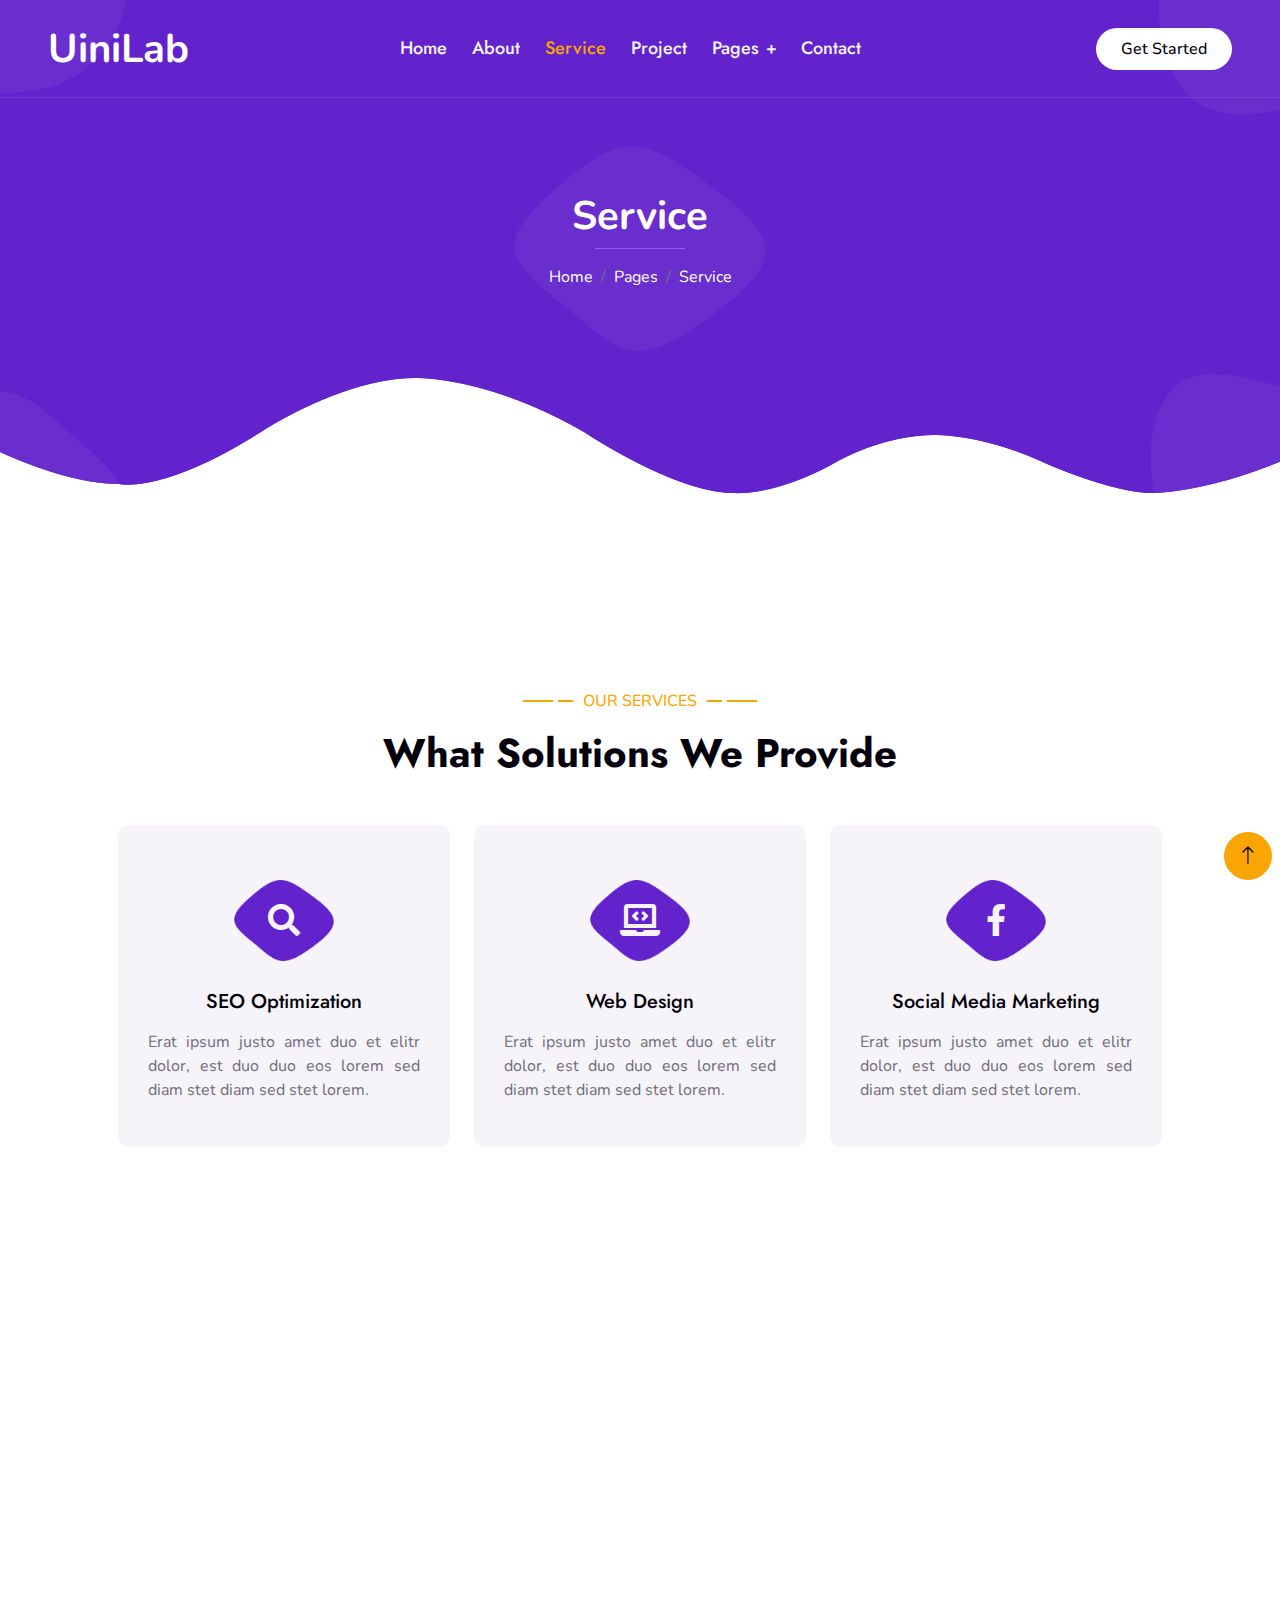
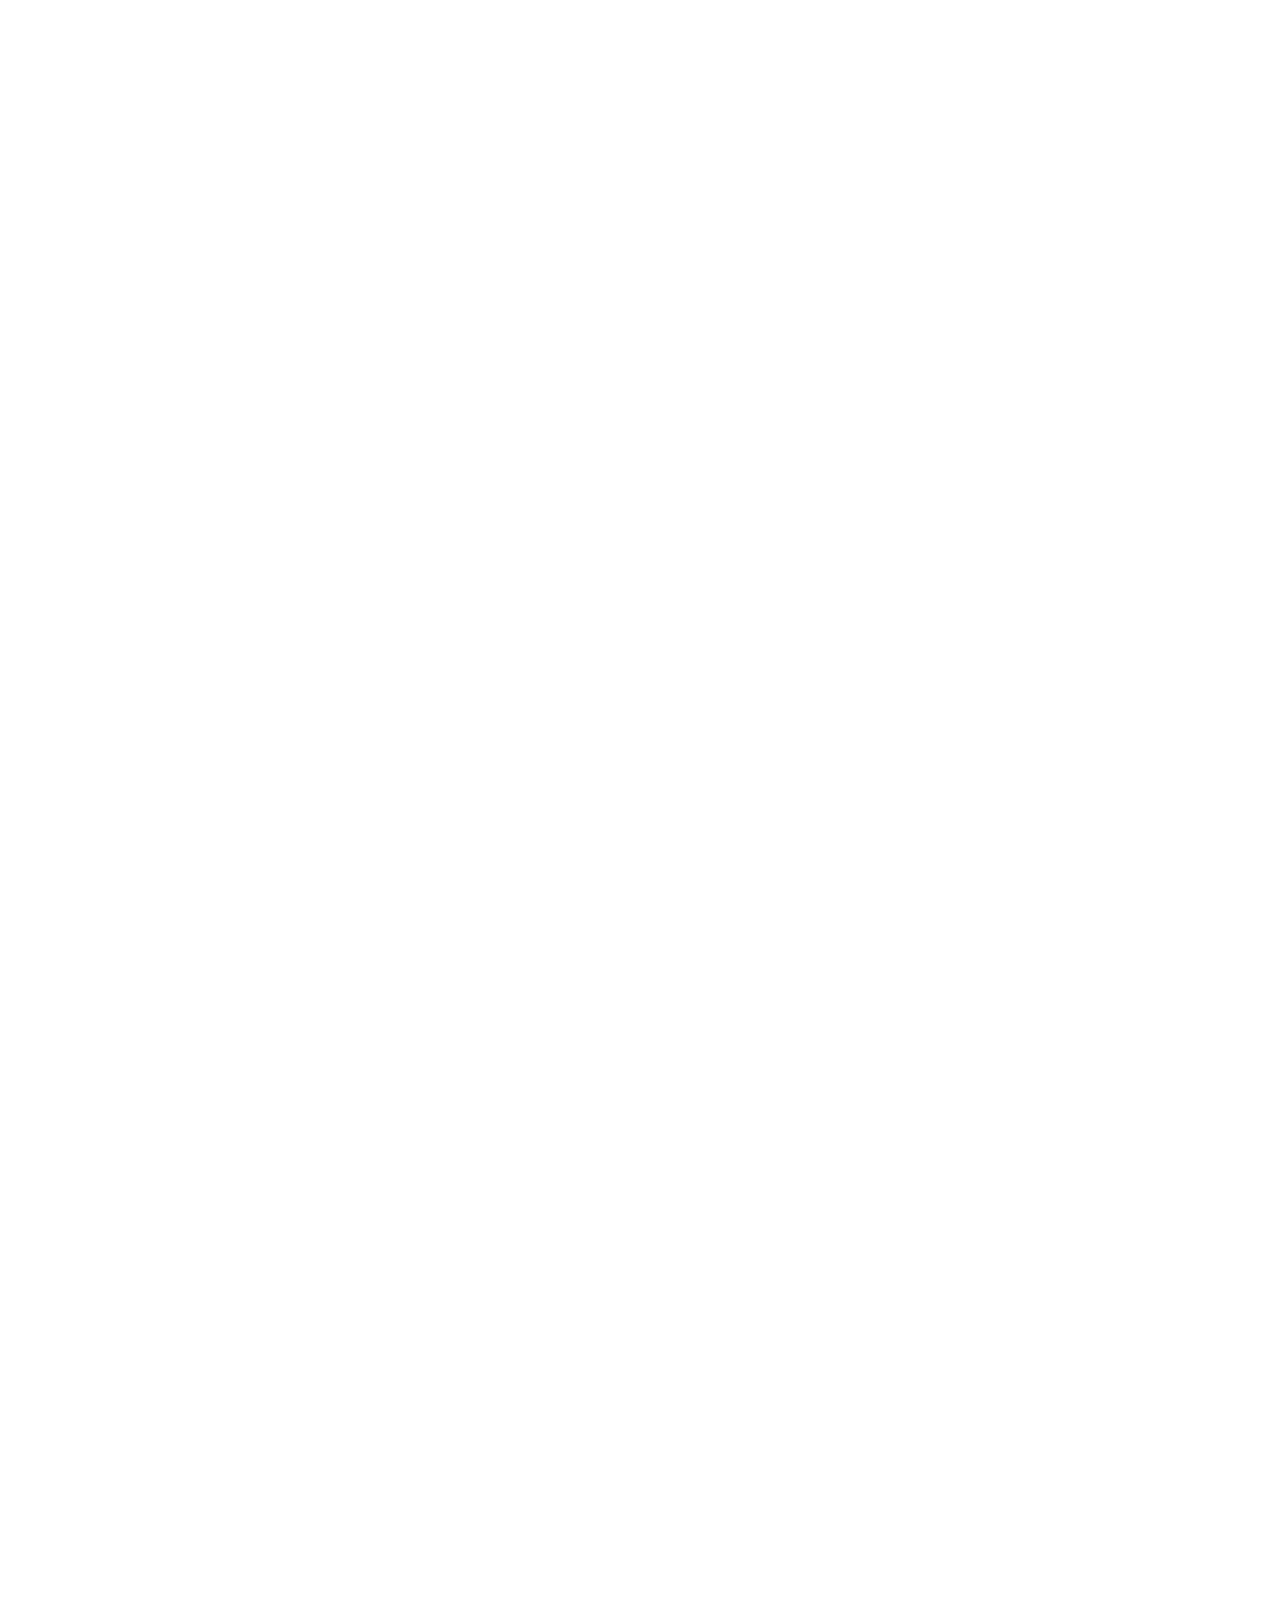
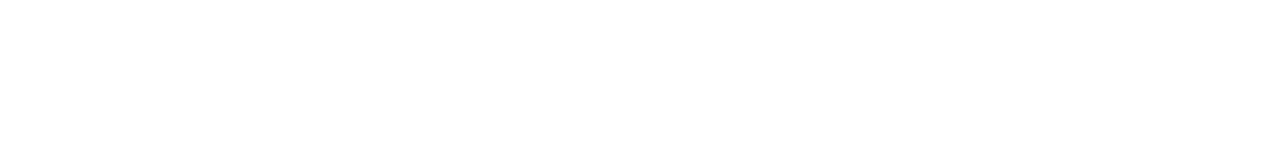
<file: service.html>
<!DOCTYPE html>
<html lang="en">

<head>
    <meta charset="utf-8">
    <title>UiniLab</title>
    <meta content="width=device-width, initial-scale=1.0" name="viewport">
    <meta content="" name="keywords">
    <meta content="" name="description">

    <!-- Favicon -->
    <link href="img/favicon.ico" rel="icon">

    <!-- Google Web Fonts -->
    <link rel="preconnect" href="https://fonts.googleapis.com">
    <link rel="preconnect" href="https://fonts.gstatic.com" crossorigin>
    <link href="https://fonts.googleapis.com/css2?family=Heebo:wght@400;500&family=Jost:wght@500;600;700&display=swap" rel="stylesheet"> 

    <!-- Icon Font Stylesheet -->
    <link href="https://cdnjs.cloudflare.com/ajax/libs/font-awesome/5.10.0/css/all.min.css" rel="stylesheet">
    <link href="https://cdn.jsdelivr.net/npm/bootstrap-icons@1.4.1/font/bootstrap-icons.css" rel="stylesheet">

    <!-- Libraries Stylesheet -->
    <link href="lib/animate/animate.min.css" rel="stylesheet">
    <link href="lib/owlcarousel/assets/owl.carousel.min.css" rel="stylesheet">
    <link href="lib/lightbox/css/lightbox.min.css" rel="stylesheet">

    <!-- Customized Bootstrap Stylesheet -->
    <link href="css/bootstrap.min.css" rel="stylesheet">

    <!-- Template Stylesheet -->
    <link href="css/style.css" rel="stylesheet">
</head>

<body>
    <div class="container-xxl bg-white p-0">
        <!-- Spinner Start -->
        <div id="spinner" class="show bg-white position-fixed translate-middle w-100 vh-100 top-50 start-50 d-flex align-items-center justify-content-center">
            <div class="spinner-grow text-primary" style="width: 3rem; height: 3rem;" role="status">
                <span class="sr-only">Loading...</span>
            </div>
        </div>
        <!-- Spinner End -->


        <!-- Navbar & Hero Start -->
        <div class="container-xxl position-relative p-0">
            <nav class="navbar navbar-expand-lg navbar-light px-4 px-lg-5 py-3 py-lg-0">
                <a href="index.html" class="navbar-brand p-0">
                    <h1 class="m-0">UiniLab</h1>
                    <!-- <img src="img/logo.png" alt="Logo"> -->
                </a>
                <button class="navbar-toggler" type="button" data-bs-toggle="collapse" data-bs-target="#navbarCollapse">
                    <span class="fa fa-bars"></span>
                </button>
                <div class="collapse navbar-collapse" id="navbarCollapse">
                    <div class="navbar-nav mx-auto py-0">
                        <a href="index.html" class="nav-item nav-link">Home</a>
                        <a href="about.html" class="nav-item nav-link">About</a>
                        <a href="service.html" class="nav-item nav-link active">Service</a>
                        <a href="project.html" class="nav-item nav-link">Project</a>
                        <div class="nav-item dropdown">
                            <a href="#" class="nav-link dropdown-toggle" data-bs-toggle="dropdown">Pages</a>
                            <div class="dropdown-menu m-0">
                                <a href="team.html" class="dropdown-item">Our Team</a>
                                <a href="testimonial.html" class="dropdown-item">Testimonial</a>
                                <a href="404.html" class="dropdown-item">404 Page</a>
                            </div>
                        </div>
                        <a href="contact.html" class="nav-item nav-link">Contact</a>
                    </div>
                    <a href="" class="btn rounded-pill py-2 px-4 ms-3 d-none d-lg-block">Get Started</a>
                </div>
            </nav>

            <div class="container-xxl py-5 bg-primary hero-header">
                <div class="container my-5 py-5 px-lg-5">
                    <div class="row g-5 py-5">
                        <div class="col-12 text-center">
                            <h1 class="text-white animated slideInDown">Service</h1>
                            <hr class="bg-white mx-auto mt-0" style="width: 90px;">
                            <nav aria-label="breadcrumb">
                                <ol class="breadcrumb justify-content-center">
                                    <li class="breadcrumb-item"><a class="text-white" href="#">Home</a></li>
                                    <li class="breadcrumb-item"><a class="text-white" href="#">Pages</a></li>
                                    <li class="breadcrumb-item text-white active" aria-current="page">Service</li>
                                </ol>
                            </nav>
                        </div>
                    </div>
                </div>
            </div>
        </div>
        <!-- Navbar & Hero End -->


        <!-- Service Start -->
        <div class="container-xxl py-5">
            <div class="container py-5 px-lg-5">
                <div class="wow fadeInUp" data-wow-delay="0.1s">
                    <p class="section-title text-secondary justify-content-center"><span></span>Our Services<span></span></p>
                    <h1 class="text-center mb-5">What Solutions We Provide</h1>
                </div>
                <div class="row g-4">
                    <div class="col-lg-4 col-md-6 wow fadeInUp" data-wow-delay="0.1s">
                        <div class="service-item d-flex flex-column text-center rounded">
                            <div class="service-icon flex-shrink-0">
                                <i class="fa fa-search fa-2x"></i>
                            </div>
                            <h5 class="mb-3">SEO Optimization</h5>
                            <p class="m-0">Erat ipsum justo amet duo et elitr dolor, est duo duo eos lorem sed diam stet diam sed stet lorem.</p>
                            <a class="btn btn-square" href=""><i class="fa fa-arrow-right"></i></a>
                        </div>
                    </div>
                    <div class="col-lg-4 col-md-6 wow fadeInUp" data-wow-delay="0.3s">
                        <div class="service-item d-flex flex-column text-center rounded">
                            <div class="service-icon flex-shrink-0">
                                <i class="fa fa-laptop-code fa-2x"></i>
                            </div>
                            <h5 class="mb-3">Web Design</h5>
                            <p class="m-0">Erat ipsum justo amet duo et elitr dolor, est duo duo eos lorem sed diam stet diam sed stet lorem.</p>
                            <a class="btn btn-square" href=""><i class="fa fa-arrow-right"></i></a>
                        </div>
                    </div>
                    <div class="col-lg-4 col-md-6 wow fadeInUp" data-wow-delay="0.5s">
                        <div class="service-item d-flex flex-column text-center rounded">
                            <div class="service-icon flex-shrink-0">
                                <i class="fab fa-facebook-f fa-2x"></i>
                            </div>
                            <h5 class="mb-3">Social Media Marketing</h5>
                            <p class="m-0">Erat ipsum justo amet duo et elitr dolor, est duo duo eos lorem sed diam stet diam sed stet lorem.</p>
                            <a class="btn btn-square" href=""><i class="fa fa-arrow-right"></i></a>
                        </div>
                    </div>
                    <div class="col-lg-4 col-md-6 wow fadeInUp" data-wow-delay="0.1s">
                        <div class="service-item d-flex flex-column text-center rounded">
                            <div class="service-icon flex-shrink-0">
                                <i class="fa fa-mail-bulk fa-2x"></i>
                            </div>
                            <h5 class="mb-3">Email Marketing</h5>
                            <p class="m-0">Erat ipsum justo amet duo et elitr dolor, est duo duo eos lorem sed diam stet diam sed stet lorem.</p>
                            <a class="btn btn-square" href=""><i class="fa fa-arrow-right"></i></a>
                        </div>
                    </div>
                    <div class="col-lg-4 col-md-6 wow fadeInUp" data-wow-delay="0.3s">
                        <div class="service-item d-flex flex-column text-center rounded">
                            <div class="service-icon flex-shrink-0">
                                <i class="fa fa-thumbs-up fa-2x"></i>
                            </div>
                            <h5 class="mb-3">PPC Advertising</h5>
                            <p class="m-0">Erat ipsum justo amet duo et elitr dolor, est duo duo eos lorem sed diam stet diam sed stet lorem.</p>
                            <a class="btn btn-square" href=""><i class="fa fa-arrow-right"></i></a>
                        </div>
                    </div>
                    <div class="col-lg-4 col-md-6 wow fadeInUp" data-wow-delay="0.5s">
                        <div class="service-item d-flex flex-column text-center rounded">
                            <div class="service-icon flex-shrink-0">
                                <i class="fab fa-android fa-2x"></i>
                            </div>
                            <h5 class="mb-3">App Development</h5>
                            <p class="m-0">Erat ipsum justo amet duo et elitr dolor, est duo duo eos lorem sed diam stet diam sed stet lorem.</p>
                            <a class="btn btn-square" href=""><i class="fa fa-arrow-right"></i></a>
                        </div>
                    </div>
                </div>
            </div>
        </div>
        <!-- Service End -->


        <!-- Newsletter Start -->
        <div class="container-xxl bg-primary newsletter py-5 wow fadeInUp" data-wow-delay="0.1s">
            <div class="container py-5 px-lg-5">
                <div class="row justify-content-center">
                    <div class="col-lg-7 text-center">
                        <p class="section-title text-white justify-content-center"><span></span>Newsletter<span></span></p>
                        <h1 class="text-center text-white mb-4">Stay Always In Touch</h1>
                        <p class="text-white mb-4">Diam dolor diam ipsum et tempor sit. Aliqu diam amet diam et eos labore. Clita erat ipsum et lorem et sit sed stet lorem sit clita duo justo</p>
                        <div class="position-relative w-100 mt-3">
                            <input class="form-control border-0 rounded-pill w-100 ps-4 pe-5" type="text" placeholder="Enter Your Email" style="height: 48px;">
                            <button type="button" class="btn shadow-none position-absolute top-0 end-0 mt-1 me-2"><i class="fa fa-paper-plane text-primary fs-4"></i></button>
                        </div>
                    </div>
                </div>
            </div>
        </div>
        <!-- Newsletter End -->


        <!-- Testimonial Start -->
        <div class="container-xxl py-5 wow fadeInUp" data-wow-delay="0.1s">
            <div class="container py-5 px-lg-5">
                <p class="section-title text-secondary justify-content-center"><span></span>Testimonial<span></span></p>
                <h1 class="text-center mb-5">What Say Our Clients!</h1>
                <div class="owl-carousel testimonial-carousel">
                    <div class="testimonial-item bg-light rounded my-4">
                        <p class="fs-5"><i class="fa fa-quote-left fa-4x text-primary mt-n4 me-3"></i>Diam dolor diam ipsum sit. Aliqu diam amet diam et eos. Clita erat ipsum et lorem et sit sed stet lorem sit clita duo justo.</p>
                        <div class="d-flex align-items-center">
                            <img class="img-fluid flex-shrink-0 rounded-circle" src="img/testimonial-1.jpg" style="width: 65px; height: 65px;">
                            <div class="ps-4">
                                <h5 class="mb-1">Client Name</h5>
                                <span>Profession</span>
                            </div>
                        </div>
                    </div>
                    <div class="testimonial-item bg-light rounded my-4">
                        <p class="fs-5"><i class="fa fa-quote-left fa-4x text-primary mt-n4 me-3"></i>Diam dolor diam ipsum sit. Aliqu diam amet diam et eos. Clita erat ipsum et lorem et sit sed stet lorem sit clita duo justo.</p>
                        <div class="d-flex align-items-center">
                            <img class="img-fluid flex-shrink-0 rounded-circle" src="img/testimonial-2.jpg" style="width: 65px; height: 65px;">
                            <div class="ps-4">
                                <h5 class="mb-1">Client Name</h5>
                                <span>Profession</span>
                            </div>
                        </div>
                    </div>
                    <div class="testimonial-item bg-light rounded my-4">
                        <p class="fs-5"><i class="fa fa-quote-left fa-4x text-primary mt-n4 me-3"></i>Diam dolor diam ipsum sit. Aliqu diam amet diam et eos. Clita erat ipsum et lorem et sit sed stet lorem sit clita duo justo.</p>
                        <div class="d-flex align-items-center">
                            <img class="img-fluid flex-shrink-0 rounded-circle" src="img/testimonial-3.jpg" style="width: 65px; height: 65px;">
                            <div class="ps-4">
                                <h5 class="mb-1">Client Name</h5>
                                <span>Profession</span>
                            </div>
                        </div>
                    </div>
                </div>
            </div>
        </div>
        <!-- Testimonial End -->
        

        <!-- Footer Start -->
        <div class="container-fluid bg-primary text-light footer wow fadeIn" data-wow-delay="0.1s">
            <div class="container py-5 px-lg-5">
                <div class="row g-5">
                    <div class="col-md-6 col-lg-3">
                        <p class="section-title text-white h5 mb-4">Address<span></span></p>
                        <p><i class="fa fa-map-marker-alt me-3"></i>09 Street, East Kazipara, Dhaka</p>
                        <p><i class="fa fa-phone-alt me-3"></i>+880 197874-3947</p>
                        <p><i class="fa fa-envelope me-3"></i>uinilab@gmail.com</p>
                        <div class="d-flex pt-2">
                            <a class="btn btn-outline-light btn-social" href="https://wa.me/+8801978743947"><i class="fab fa-whatsapp"></i></a>
                            <a class="btn btn-outline-light btn-social" href="https://www.facebook.com/uinilab"><i class="fab fa-facebook-f"></i></a>
                            <a class="btn btn-outline-light btn-social" href="mailto:rakibul108joy@gmail.com"><i class="fa fa-envelope"></i></a>
                            <a class="btn btn-outline-light btn-social" href="#"><i class="fab fa-linkedin-in"></i></a>
                        </div>
                    </div>
                    <div class="col-md-6 col-lg-3">
                        <p class="section-title text-white h5 mb-4">Quick Link<span></span></p>
                        <a class="btn btn-link" href="">About Us</a>
                        <a class="btn btn-link" href="">Contact Us</a>
                        <a class="btn btn-link" href="">Privacy Policy</a>
                        <a class="btn btn-link" href="">Terms & Condition</a>
                        <a class="btn btn-link" href="">Career</a>
                    </div>
                    <div class="col-md-6 col-lg-3">
                        <p class="section-title text-white h5 mb-4">Gallery<span></span></p>
                        <div class="row g-2">
                            <div class="col-4">
                                <img class="img-fluid" src="img/portfolio-1.jpg" alt="Image">
                            </div>
                            <div class="col-4">
                                <img class="img-fluid" src="img/portfolio-2.jpg" alt="Image">
                            </div>
                            <div class="col-4">
                                <img class="img-fluid" src="img/portfolio-3.jpg" alt="Image">
                            </div>
                            <div class="col-4">
                                <img class="img-fluid" src="img/portfolio-4.jpg" alt="Image">
                            </div>
                            <div class="col-4">
                                <img class="img-fluid" src="img/portfolio-5.jpg" alt="Image">
                            </div>
                            <div class="col-4">
                                <img class="img-fluid" src="img/portfolio-6.jpg" alt="Image">
                            </div>
                        </div>
                    </div>
                    <div class="col-md-6 col-lg-3">
                        <p class="section-title text-white h5 mb-4">Newsletter<span></span></p>
                        <p>Lorem ipsum dolor sit amet elit. Phasellus nec pretium mi. Curabitur facilisis ornare velit
                            non vulpu</p>
                        <div class="position-relative w-100 mt-3">
                            <input class="form-control border-0 rounded-pill w-100 ps-4 pe-5" type="text"
                                placeholder="Your Email" style="height: 48px;">
                            <button type="button" class="btn shadow-none position-absolute top-0 end-0 mt-1 me-2"><i
                                    class="fa fa-paper-plane text-primary fs-4"></i></button>
                        </div>
                    </div>
                </div>
            </div>
            <div class="container px-lg-5">
                <div class="copyright">
                    <div class="row">
                        <div class="col-md-6 text-center text-md-start mb-3 mb-md-0">
                            &copy; <a class="border-bottom" href="#">UiniLab <sup>IT</sup></a>, All Right Reserved.

                            <!--/*** This template is free as long as you keep the footer author’s credit link/attribution link/backlink. If you'd like to use the template without the footer author’s credit link/attribution link/backlink, you can purchase the Credit Removal License from "https://htmlcodex.com/credit-removal". Thank you for your support. ***/-->
                            Designed By <a class="border-bottom" href="https://www.facebook.com/uinilab">UiniLab</a>
                        </div>
                        <div class="col-md-6 text-center text-md-end">
                            <div class="footer-menu">
                                <a href="">Home</a>
                                <a href="">Cookies</a>
                                <a href="">Help</a>
                                <a href="">FQAs</a>
                            </div>
                        </div>
                    </div>
                </div>
            </div>
        </div>
        <!-- Footer End -->


        <!-- Back to Top -->
        <a href="#" class="btn btn-lg btn-secondary btn-lg-square back-to-top"><i class="bi bi-arrow-up"></i></a>
    </div>

    <!-- JavaScript Libraries -->
    <script src="https://code.jquery.com/jquery-3.4.1.min.js"></script>
    <script src="https://cdn.jsdelivr.net/npm/bootstrap@5.0.0/dist/js/bootstrap.bundle.min.js"></script>
    <script src="lib/wow/wow.min.js"></script>
    <script src="lib/easing/easing.min.js"></script>
    <script src="lib/waypoints/waypoints.min.js"></script>
    <script src="lib/counterup/counterup.min.js"></script>
    <script src="lib/owlcarousel/owl.carousel.min.js"></script>
    <script src="lib/isotope/isotope.pkgd.min.js"></script>
    <script src="lib/lightbox/js/lightbox.min.js"></script>

    <!-- Template Javascript -->
    <script src="js/main.js"></script>
</body>

</html>
</file>
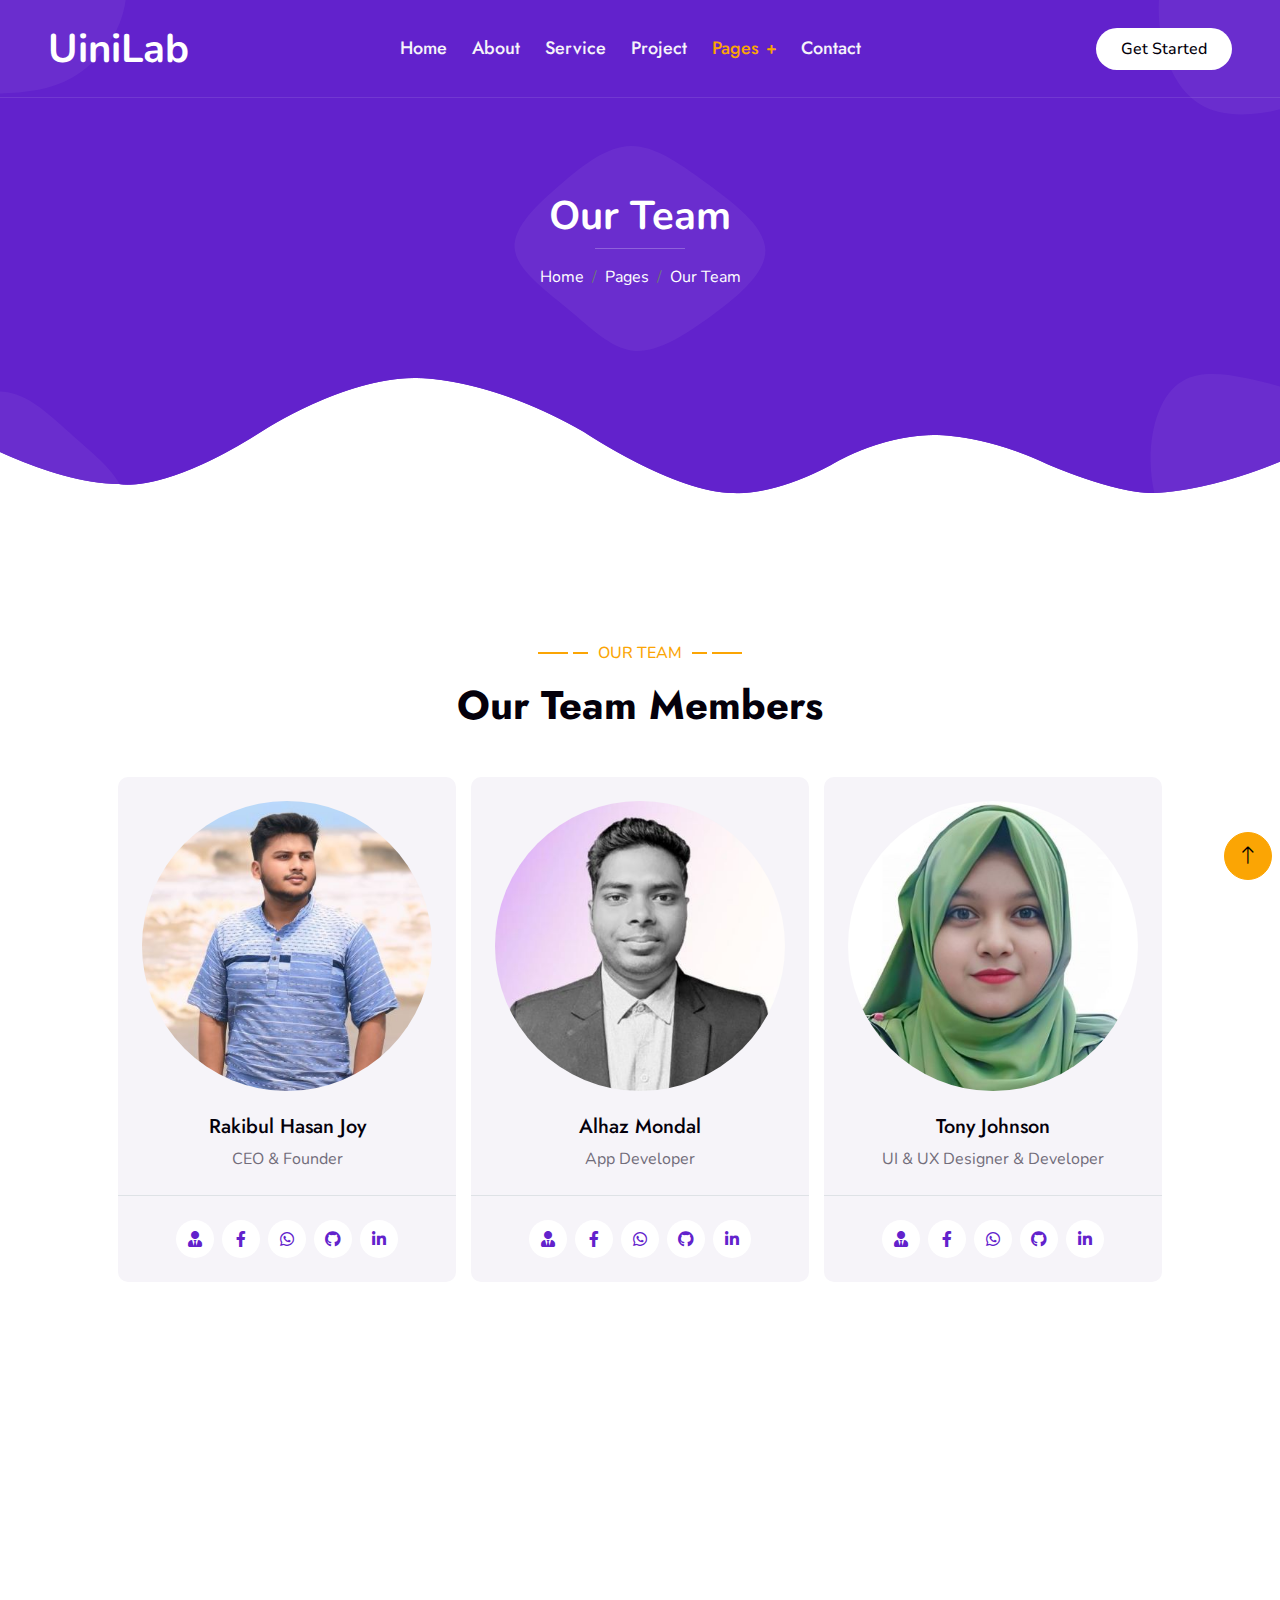
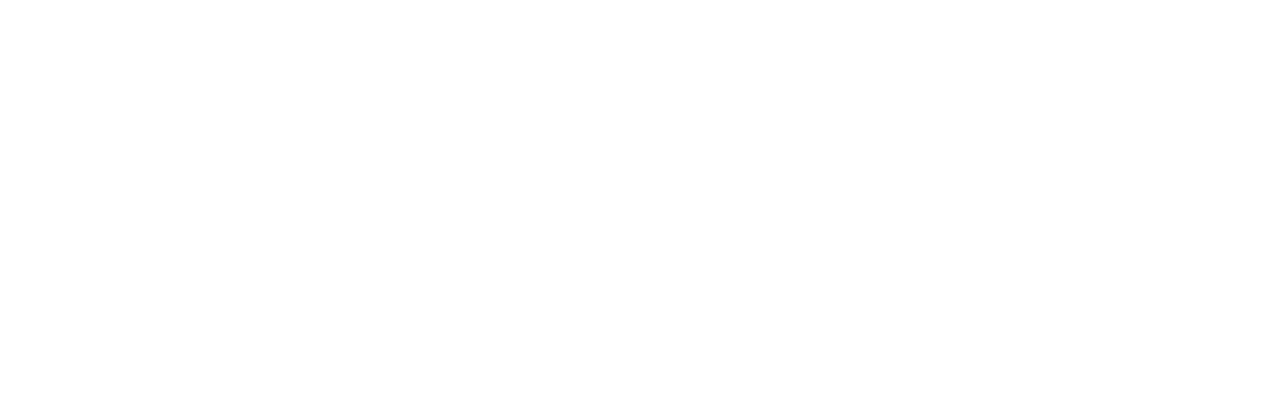
<file: team.html>
<!DOCTYPE html>
<html lang="en">

<head>
    <meta charset="utf-8">
    <title>UiniLab</title>
    <meta content="width=device-width, initial-scale=1.0" name="viewport">
    <meta content="" name="keywords">
    <meta content="" name="description">

    <!-- Favicon -->
    <link href="img/favicon.ico" rel="icon">

    <!-- Google Web Fonts -->
    <link rel="preconnect" href="https://fonts.googleapis.com">
    <link rel="preconnect" href="https://fonts.gstatic.com" crossorigin>
    <link href="https://fonts.googleapis.com/css2?family=Heebo:wght@400;500&family=Jost:wght@500;600;700&display=swap" rel="stylesheet"> 

    <!-- Icon Font Stylesheet -->
    <link href="https://cdnjs.cloudflare.com/ajax/libs/font-awesome/5.10.0/css/all.min.css" rel="stylesheet">
    <link href="https://cdn.jsdelivr.net/npm/bootstrap-icons@1.4.1/font/bootstrap-icons.css" rel="stylesheet">

    <!-- Libraries Stylesheet -->
    <link href="lib/animate/animate.min.css" rel="stylesheet">
    <link href="lib/owlcarousel/assets/owl.carousel.min.css" rel="stylesheet">
    <link href="lib/lightbox/css/lightbox.min.css" rel="stylesheet">

    <!-- Customized Bootstrap Stylesheet -->
    <link href="css/bootstrap.min.css" rel="stylesheet">

    <!-- Template Stylesheet -->
    <link href="css/style.css" rel="stylesheet">
</head>

<body>
    <div class="container-xxl bg-white p-0">
        <!-- Spinner Start -->
        <div id="spinner" class="show bg-white position-fixed translate-middle w-100 vh-100 top-50 start-50 d-flex align-items-center justify-content-center">
            <div class="spinner-grow text-primary" style="width: 3rem; height: 3rem;" role="status">
                <span class="sr-only">Loading...</span>
            </div>
        </div>
        <!-- Spinner End -->


        <!-- Navbar & Hero Start -->
        <div class="container-xxl position-relative p-0">
            <nav class="navbar navbar-expand-lg navbar-light px-4 px-lg-5 py-3 py-lg-0">
                <a href="index.html" class="navbar-brand p-0">
                    <h1 class="m-0">UiniLab</h1>
                    <!-- <img src="img/logo.png" alt="Logo"> -->
                </a>
                <button class="navbar-toggler" type="button" data-bs-toggle="collapse" data-bs-target="#navbarCollapse">
                    <span class="fa fa-bars"></span>
                </button>
                <div class="collapse navbar-collapse" id="navbarCollapse">
                    <div class="navbar-nav mx-auto py-0">
                        <a href="index.html" class="nav-item nav-link">Home</a>
                        <a href="about.html" class="nav-item nav-link">About</a>
                        <a href="service.html" class="nav-item nav-link">Service</a>
                        <a href="project.html" class="nav-item nav-link">Project</a>
                        <div class="nav-item dropdown">
                            <a href="#" class="nav-link dropdown-toggle active" data-bs-toggle="dropdown">Pages</a>
                            <div class="dropdown-menu m-0">
                                <a href="team.html" class="dropdown-item active">Our Team</a>
                                <a href="testimonial.html" class="dropdown-item">Testimonial</a>
                                <a href="404.html" class="dropdown-item">404 Page</a>
                            </div>
                        </div>
                        <a href="contact.html" class="nav-item nav-link">Contact</a>
                    </div>
                    <a href="" class="btn rounded-pill py-2 px-4 ms-3 d-none d-lg-block">Get Started</a>
                </div>
            </nav>

            <div class="container-xxl py-5 bg-primary hero-header">
                <div class="container my-5 py-5 px-lg-5">
                    <div class="row g-5 py-5">
                        <div class="col-12 text-center">
                            <h1 class="text-white animated slideInDown">Our Team</h1>
                            <hr class="bg-white mx-auto mt-0" style="width: 90px;">
                            <nav aria-label="breadcrumb">
                                <ol class="breadcrumb justify-content-center">
                                    <li class="breadcrumb-item"><a class="text-white" href="#">Home</a></li>
                                    <li class="breadcrumb-item"><a class="text-white" href="#">Pages</a></li>
                                    <li class="breadcrumb-item text-white active" aria-current="page">Our Team</li>
                                </ol>
                            </nav>
                        </div>
                    </div>
                </div>
            </div>
        </div>
        <!-- Navbar & Hero End -->
        

        <!-- Team Start -->
        <div class="container-xxl py-5">
            <div class="container px-lg-5">
                <div class="wow fadeInUp" data-wow-delay="0.1s">
                    <p class="section-title text-secondary justify-content-center"><span></span>Our Team<span></span>
                    </p>
                    <h1 class="text-center mb-5">Our Team Members</h1>
                </div>
                <div class="owl-carousel owl-theme">
                    <div class="team-item bg-light rounded">
                        <div class="text-center border-bottom p-4">
                            <img class="img-fluid rounded-circle mb-4" src="img/team-1.jpg" alt="">
                            <h5>Rakibul Hasan Joy</h5>
                            <span>CEO & Founder</span>
                        </div>
                        <div class="d-flex justify-content-center p-4">
                            <a class="btn btn-square mx-1" href="https://rhjoy-git.github.io/rakibulhasanjoy/"><i
                                    class="fa fa-user-tie"></i></a>
                            <a class="btn btn-square mx-1" href="https://www.facebook.com/iam.RakibulHasanJoy"><i
                                    class="fab fa-facebook-f"></i></a>
                            <a class="btn btn-square mx-1" href="https://wa.me/+8801714532308"><i
                                    class="fab fa-whatsapp"></i></a>
                            <a class="btn btn-square mx-1" href="https://github.com/rhjoy-git"><i
                                    class="fab fa-github"></i></a>
                            <a class="btn btn-square mx-1" href="https://www.linkedin.com/in/iamrakibulhasanjoy/"><i
                                    class="fab fa-linkedin-in"></i></a>
                        </div>
                    </div>
                    <div class="team-item bg-light rounded">
                        <div class="text-center border-bottom p-4">
                            <img class="img-fluid rounded-circle mb-4" src="img/team-2.jpg" alt="">
                            <h5>Alhaz Mondal</h5>
                            <span>App Developer</span>
                        </div>
                        <div class="d-flex justify-content-center p-4">
                            <a class="btn btn-square mx-1" href="#"><i class="fa fa-user-tie"></i></a>
                            <a class="btn btn-square mx-1" href="https://www.facebook.com/amhredhay"><i
                                    class="fab fa-facebook-f"></i></a>
                            <a class="btn btn-square mx-1" href="https://wa.me/+8801861883575"><i
                                    class="fab fa-whatsapp"></i></a>
                            <a class="btn btn-square mx-1" href="https://github.com/hredhayxz"><i
                                    class="fab fa-github"></i></a>
                            <a class="btn btn-square mx-1" href="https://www.linkedin.com/in/hredhayxz/"><i
                                    class="fab fa-linkedin-in"></i></a>
                        </div>
                    </div>
                    <div class="team-item bg-light rounded">
                        <div class="text-center border-bottom p-4">
                            <img class="img-fluid rounded-circle mb-4" src="img/team-3.jpg" alt="">
                            <h5>Tony Johnson</h5>
                            <span>UI & UX Designer & Developer</span>
                        </div>
                        <div class="d-flex justify-content-center p-4">
                            <a class="btn btn-square mx-1" href="#"><i class="fa fa-user-tie"></i></a>
                            <a class="btn btn-square mx-1" href="https://www.facebook.com/afrinaanta"><i
                                    class="fab fa-facebook-f"></i></a>
                            <a class="btn btn-square mx-1" href="https://wa.me/+8801738988694"><i
                                    class="fab fa-whatsapp"></i></a>
                            <a class="btn btn-square mx-1" href="https://github.com/afrinaanta"><i
                                    class="fab fa-github"></i></a>
                            <a class="btn btn-square mx-1" href="https://www.linkedin.com/in/afrinaanta/"><i
                                    class="fab fa-linkedin-in"></i></a>
                        </div>
                    </div>
                    <!-- Add more team members as needed -->
                </div>
            </div>
        </div>
        <!-- Team End -->
        

        <!-- Footer Start -->
        <div class="container-fluid bg-primary text-light footer wow fadeIn" data-wow-delay="0.1s">
            <div class="container py-5 px-lg-5">
                <div class="row g-5">
                    <div class="col-md-6 col-lg-3">
                        <p class="section-title text-white h5 mb-4">Address<span></span></p>
                        <p><i class="fa fa-map-marker-alt me-3"></i>09 Street, East Kazipara, Dhaka</p>
                        <p><i class="fa fa-phone-alt me-3"></i>+880 197874-3947</p>
                        <p><i class="fa fa-envelope me-3"></i>uinilab@gmail.com</p>
                        <div class="d-flex pt-2">
                            <a class="btn btn-outline-light btn-social" href="https://wa.me/+8801978743947"><i class="fab fa-whatsapp"></i></a>
                            <a class="btn btn-outline-light btn-social" href="https://www.facebook.com/uinilab"><i class="fab fa-facebook-f"></i></a>
                            <a class="btn btn-outline-light btn-social" href="mailto:rakibul108joy@gmail.com"><i class="fa fa-envelope"></i></a>
                            <a class="btn btn-outline-light btn-social" href="#"><i class="fab fa-linkedin-in"></i></a>
                        </div>
                    </div>
                    <div class="col-md-6 col-lg-3">
                        <p class="section-title text-white h5 mb-4">Quick Link<span></span></p>
                        <a class="btn btn-link" href="">About Us</a>
                        <a class="btn btn-link" href="">Contact Us</a>
                        <a class="btn btn-link" href="">Privacy Policy</a>
                        <a class="btn btn-link" href="">Terms & Condition</a>
                        <a class="btn btn-link" href="">Career</a>
                    </div>
                    <div class="col-md-6 col-lg-3">
                        <p class="section-title text-white h5 mb-4">Gallery<span></span></p>
                        <div class="row g-2">
                            <div class="col-4">
                                <img class="img-fluid" src="img/portfolio-1.jpg" alt="Image">
                            </div>
                            <div class="col-4">
                                <img class="img-fluid" src="img/portfolio-2.jpg" alt="Image">
                            </div>
                            <div class="col-4">
                                <img class="img-fluid" src="img/portfolio-3.jpg" alt="Image">
                            </div>
                            <div class="col-4">
                                <img class="img-fluid" src="img/portfolio-4.jpg" alt="Image">
                            </div>
                            <div class="col-4">
                                <img class="img-fluid" src="img/portfolio-5.jpg" alt="Image">
                            </div>
                            <div class="col-4">
                                <img class="img-fluid" src="img/portfolio-6.jpg" alt="Image">
                            </div>
                        </div>
                    </div>
                    <div class="col-md-6 col-lg-3">
                        <p class="section-title text-white h5 mb-4">Newsletter<span></span></p>
                        <p>Lorem ipsum dolor sit amet elit. Phasellus nec pretium mi. Curabitur facilisis ornare velit
                            non vulpu</p>
                        <div class="position-relative w-100 mt-3">
                            <input class="form-control border-0 rounded-pill w-100 ps-4 pe-5" type="text"
                                placeholder="Your Email" style="height: 48px;">
                            <button type="button" class="btn shadow-none position-absolute top-0 end-0 mt-1 me-2"><i
                                    class="fa fa-paper-plane text-primary fs-4"></i></button>
                        </div>
                    </div>
                </div>
            </div>
            <div class="container px-lg-5">
                <div class="copyright">
                    <div class="row">
                        <div class="col-md-6 text-center text-md-start mb-3 mb-md-0">
                            &copy; <a class="border-bottom" href="#">UiniLab <sup>IT</sup></a>, All Right Reserved.

                            <!--/*** This template is free as long as you keep the footer author’s credit link/attribution link/backlink. If you'd like to use the template without the footer author’s credit link/attribution link/backlink, you can purchase the Credit Removal License from "https://htmlcodex.com/credit-removal". Thank you for your support. ***/-->
                            Designed By <a class="border-bottom" href="https://www.facebook.com/uinilab">UiniLab</a>
                        </div>
                        <div class="col-md-6 text-center text-md-end">
                            <div class="footer-menu">
                                <a href="">Home</a>
                                <a href="">Cookies</a>
                                <a href="">Help</a>
                                <a href="">FQAs</a>
                            </div>
                        </div>
                    </div>
                </div>
            </div>
        </div>
        <!-- Footer End -->


        <!-- Back to Top -->
        <a href="#" class="btn btn-lg btn-secondary btn-lg-square back-to-top"><i class="bi bi-arrow-up"></i></a>
    </div>

    <!-- JavaScript Libraries -->
    <script src="https://code.jquery.com/jquery-3.4.1.min.js"></script>
    <script src="https://cdn.jsdelivr.net/npm/bootstrap@5.0.0/dist/js/bootstrap.bundle.min.js"></script>
    <script src="lib/wow/wow.min.js"></script>
    <script src="lib/easing/easing.min.js"></script>
    <script src="lib/waypoints/waypoints.min.js"></script>
    <script src="lib/counterup/counterup.min.js"></script>
    <script src="lib/owlcarousel/owl.carousel.min.js"></script>
    <script src="lib/isotope/isotope.pkgd.min.js"></script>
    <script src="lib/lightbox/js/lightbox.min.js"></script>

    <!-- Template Javascript -->
    <script src="js/main.js"></script>
</body>

</html>
</file>
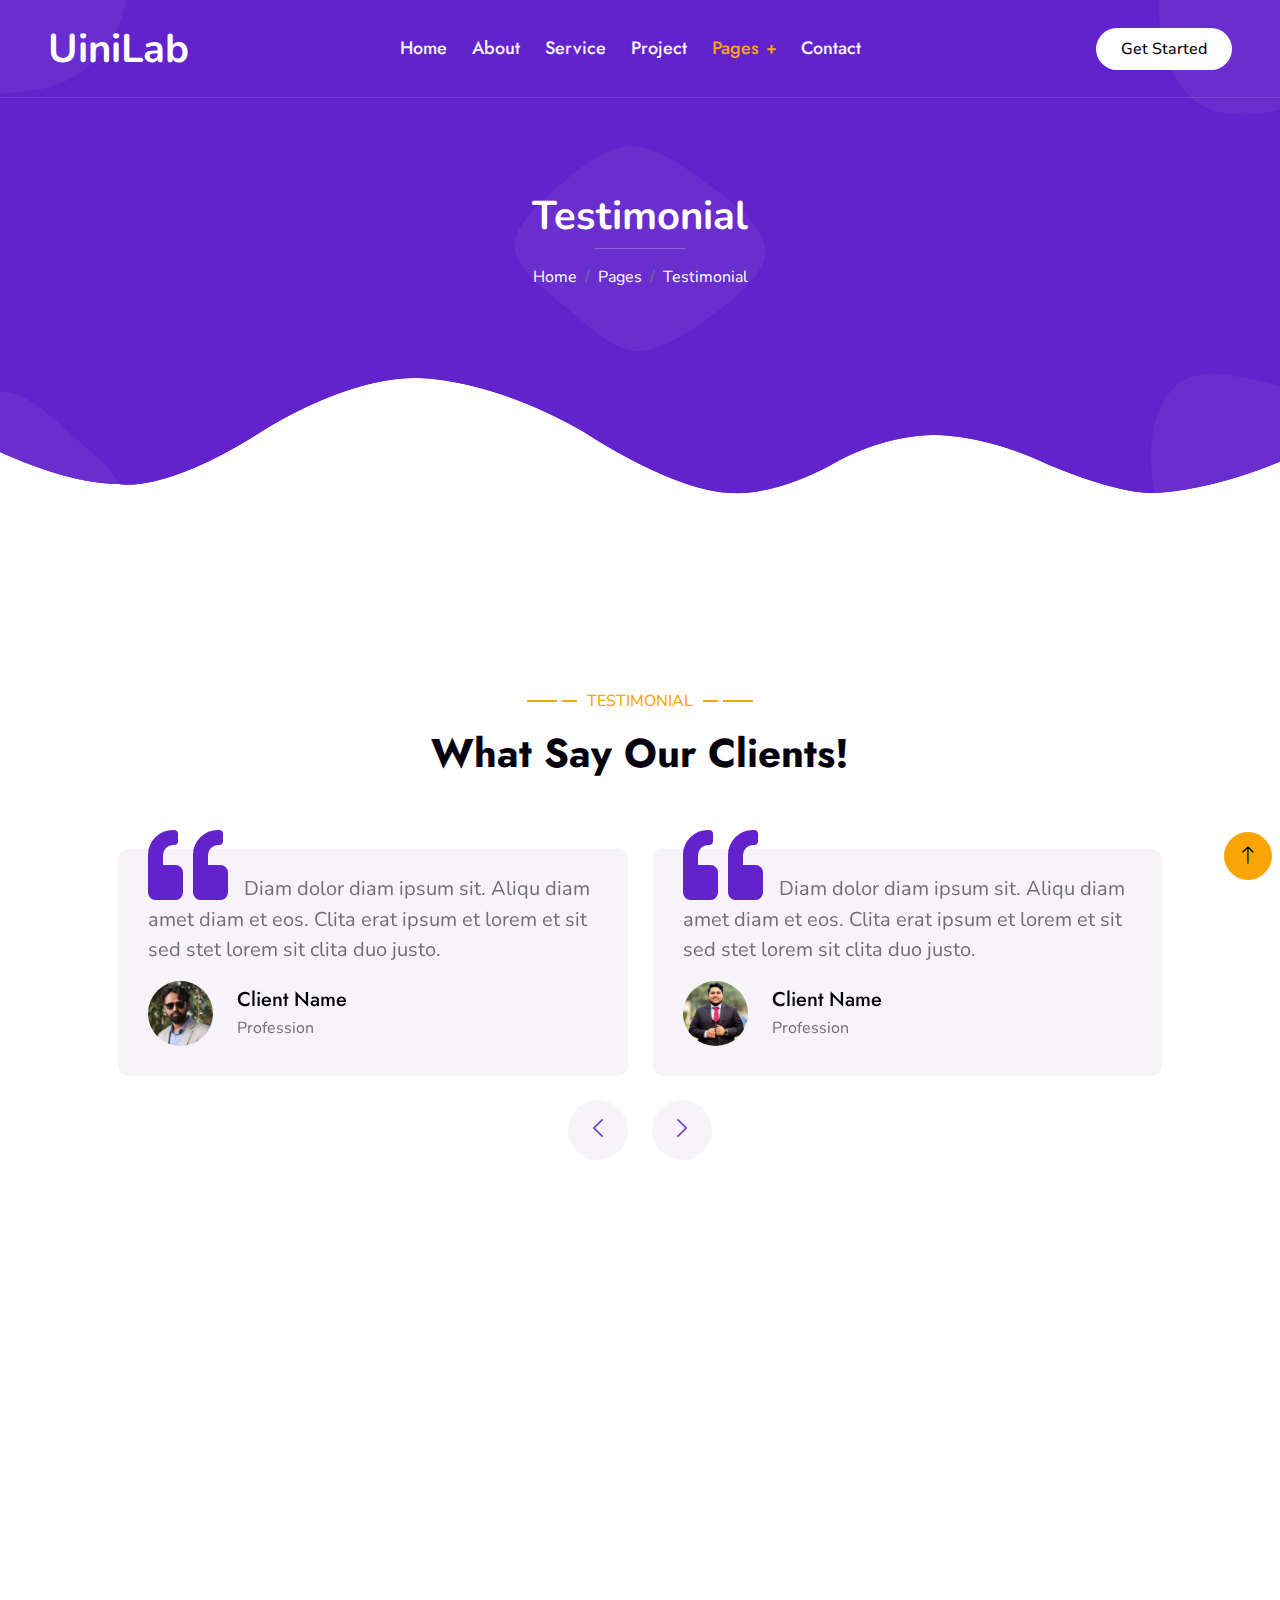
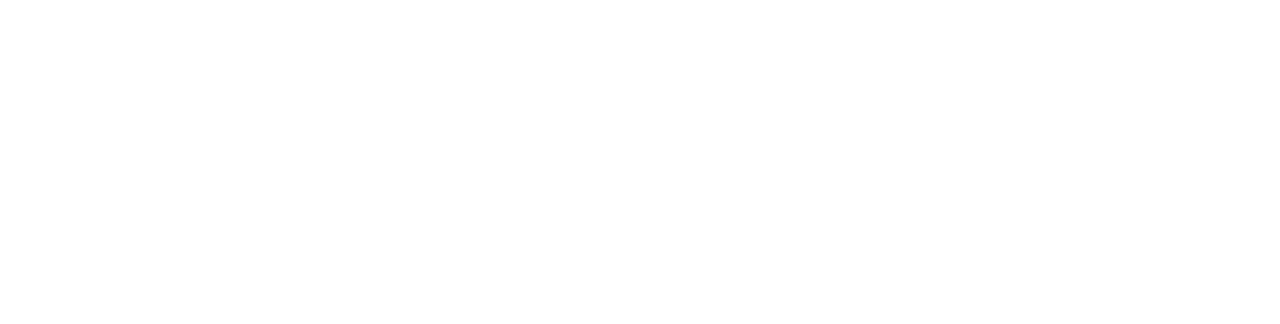
<file: testimonial.html>
<!DOCTYPE html>
<html lang="en">

<head>
    <meta charset="utf-8">
    <title>UiniLab</title>
    <meta content="width=device-width, initial-scale=1.0" name="viewport">
    <meta content="" name="keywords">
    <meta content="" name="description">

    <!-- Favicon -->
    <link href="img/favicon.ico" rel="icon">

    <!-- Google Web Fonts -->
    <link rel="preconnect" href="https://fonts.googleapis.com">
    <link rel="preconnect" href="https://fonts.gstatic.com" crossorigin>
    <link href="https://fonts.googleapis.com/css2?family=Heebo:wght@400;500&family=Jost:wght@500;600;700&display=swap" rel="stylesheet"> 

    <!-- Icon Font Stylesheet -->
    <link href="https://cdnjs.cloudflare.com/ajax/libs/font-awesome/5.10.0/css/all.min.css" rel="stylesheet">
    <link href="https://cdn.jsdelivr.net/npm/bootstrap-icons@1.4.1/font/bootstrap-icons.css" rel="stylesheet">

    <!-- Libraries Stylesheet -->
    <link href="lib/animate/animate.min.css" rel="stylesheet">
    <link href="lib/owlcarousel/assets/owl.carousel.min.css" rel="stylesheet">
    <link href="lib/lightbox/css/lightbox.min.css" rel="stylesheet">

    <!-- Customized Bootstrap Stylesheet -->
    <link href="css/bootstrap.min.css" rel="stylesheet">

    <!-- Template Stylesheet -->
    <link href="css/style.css" rel="stylesheet">
</head>

<body>
    <div class="container-xxl bg-white p-0">
        <!-- Spinner Start -->
        <div id="spinner" class="show bg-white position-fixed translate-middle w-100 vh-100 top-50 start-50 d-flex align-items-center justify-content-center">
            <div class="spinner-grow text-primary" style="width: 3rem; height: 3rem;" role="status">
                <span class="sr-only">Loading...</span>
            </div>
        </div>
        <!-- Spinner End -->


        <!-- Navbar & Hero Start -->
        <div class="container-xxl position-relative p-0">
            <nav class="navbar navbar-expand-lg navbar-light px-4 px-lg-5 py-3 py-lg-0">
                <a href="index.html" class="navbar-brand p-0">
                    <h1 class="m-0">UiniLab</h1>
                    <!-- <img src="img/logo.png" alt="Logo"> -->
                </a>
                <button class="navbar-toggler" type="button" data-bs-toggle="collapse" data-bs-target="#navbarCollapse">
                    <span class="fa fa-bars"></span>
                </button>
                <div class="collapse navbar-collapse" id="navbarCollapse">
                    <div class="navbar-nav mx-auto py-0">
                        <a href="index.html" class="nav-item nav-link">Home</a>
                        <a href="about.html" class="nav-item nav-link">About</a>
                        <a href="service.html" class="nav-item nav-link">Service</a>
                        <a href="project.html" class="nav-item nav-link">Project</a>
                        <div class="nav-item dropdown">
                            <a href="#" class="nav-link dropdown-toggle active" data-bs-toggle="dropdown">Pages</a>
                            <div class="dropdown-menu m-0">
                                <a href="team.html" class="dropdown-item">Our Team</a>
                                <a href="testimonial.html" class="dropdown-item active">Testimonial</a>
                                <a href="404.html" class="dropdown-item">404 Page</a>
                            </div>
                        </div>
                        <a href="contact.html" class="nav-item nav-link">Contact</a>
                    </div>
                    <a href="" class="btn rounded-pill py-2 px-4 ms-3 d-none d-lg-block">Get Started</a>
                </div>
            </nav>

            <div class="container-xxl py-5 bg-primary hero-header">
                <div class="container my-5 py-5 px-lg-5">
                    <div class="row g-5 py-5">
                        <div class="col-12 text-center">
                            <h1 class="text-white animated slideInDown">Testimonial</h1>
                            <hr class="bg-white mx-auto mt-0" style="width: 90px;">
                            <nav aria-label="breadcrumb">
                                <ol class="breadcrumb justify-content-center">
                                    <li class="breadcrumb-item"><a class="text-white" href="#">Home</a></li>
                                    <li class="breadcrumb-item"><a class="text-white" href="#">Pages</a></li>
                                    <li class="breadcrumb-item text-white active" aria-current="page">Testimonial</li>
                                </ol>
                            </nav>
                        </div>
                    </div>
                </div>
            </div>
        </div>
        <!-- Navbar & Hero End -->
        

        <!-- Testimonial Start -->
        <div class="container-xxl py-5 wow fadeInUp" data-wow-delay="0.1s">
            <div class="container py-5 px-lg-5">
                <p class="section-title text-secondary justify-content-center"><span></span>Testimonial<span></span></p>
                <h1 class="text-center mb-5">What Say Our Clients!</h1>
                <div class="owl-carousel testimonial-carousel">
                    <div class="testimonial-item bg-light rounded my-4">
                        <p class="fs-5"><i class="fa fa-quote-left fa-4x text-primary mt-n4 me-3"></i>Diam dolor diam ipsum sit. Aliqu diam amet diam et eos. Clita erat ipsum et lorem et sit sed stet lorem sit clita duo justo.</p>
                        <div class="d-flex align-items-center">
                            <img class="img-fluid flex-shrink-0 rounded-circle" src="img/testimonial-1.jpg" style="width: 65px; height: 65px;">
                            <div class="ps-4">
                                <h5 class="mb-1">Client Name</h5>
                                <span>Profession</span>
                            </div>
                        </div>
                    </div>
                    <div class="testimonial-item bg-light rounded my-4">
                        <p class="fs-5"><i class="fa fa-quote-left fa-4x text-primary mt-n4 me-3"></i>Diam dolor diam ipsum sit. Aliqu diam amet diam et eos. Clita erat ipsum et lorem et sit sed stet lorem sit clita duo justo.</p>
                        <div class="d-flex align-items-center">
                            <img class="img-fluid flex-shrink-0 rounded-circle" src="img/testimonial-2.jpg" style="width: 65px; height: 65px;">
                            <div class="ps-4">
                                <h5 class="mb-1">Client Name</h5>
                                <span>Profession</span>
                            </div>
                        </div>
                    </div>
                    <div class="testimonial-item bg-light rounded my-4">
                        <p class="fs-5"><i class="fa fa-quote-left fa-4x text-primary mt-n4 me-3"></i>Diam dolor diam ipsum sit. Aliqu diam amet diam et eos. Clita erat ipsum et lorem et sit sed stet lorem sit clita duo justo.</p>
                        <div class="d-flex align-items-center">
                            <img class="img-fluid flex-shrink-0 rounded-circle" src="img/testimonial-3.jpg" style="width: 65px; height: 65px;">
                            <div class="ps-4">
                                <h5 class="mb-1">Client Name</h5>
                                <span>Profession</span>
                            </div>
                        </div>
                    </div>
                </div>
            </div>
        </div>
        <!-- Testimonial End -->
        

        <!-- Footer Start -->
        <div class="container-fluid bg-primary text-light footer wow fadeIn" data-wow-delay="0.1s">
            <div class="container py-5 px-lg-5">
                <div class="row g-5">
                    <div class="col-md-6 col-lg-3">
                        <p class="section-title text-white h5 mb-4">Address<span></span></p>
                        <p><i class="fa fa-map-marker-alt me-3"></i>09 Street, East Kazipara, Dhaka</p>
                        <p><i class="fa fa-phone-alt me-3"></i>+880 197874-3947</p>
                        <p><i class="fa fa-envelope me-3"></i>uinilab@gmail.com</p>
                        <div class="d-flex pt-2">
                            <a class="btn btn-outline-light btn-social" href="https://wa.me/+8801978743947"><i class="fab fa-whatsapp"></i></a>
                            <a class="btn btn-outline-light btn-social" href="https://www.facebook.com/uinilab"><i class="fab fa-facebook-f"></i></a>
                            <a class="btn btn-outline-light btn-social" href="mailto:rakibul108joy@gmail.com"><i class="fa fa-envelope"></i></a>
                            <a class="btn btn-outline-light btn-social" href="#"><i class="fab fa-linkedin-in"></i></a>
                        </div>
                    </div>
                    <div class="col-md-6 col-lg-3">
                        <p class="section-title text-white h5 mb-4">Quick Link<span></span></p>
                        <a class="btn btn-link" href="">About Us</a>
                        <a class="btn btn-link" href="">Contact Us</a>
                        <a class="btn btn-link" href="">Privacy Policy</a>
                        <a class="btn btn-link" href="">Terms & Condition</a>
                        <a class="btn btn-link" href="">Career</a>
                    </div>
                    <div class="col-md-6 col-lg-3">
                        <p class="section-title text-white h5 mb-4">Gallery<span></span></p>
                        <div class="row g-2">
                            <div class="col-4">
                                <img class="img-fluid" src="img/portfolio-1.jpg" alt="Image">
                            </div>
                            <div class="col-4">
                                <img class="img-fluid" src="img/portfolio-2.jpg" alt="Image">
                            </div>
                            <div class="col-4">
                                <img class="img-fluid" src="img/portfolio-3.jpg" alt="Image">
                            </div>
                            <div class="col-4">
                                <img class="img-fluid" src="img/portfolio-4.jpg" alt="Image">
                            </div>
                            <div class="col-4">
                                <img class="img-fluid" src="img/portfolio-5.jpg" alt="Image">
                            </div>
                            <div class="col-4">
                                <img class="img-fluid" src="img/portfolio-6.jpg" alt="Image">
                            </div>
                        </div>
                    </div>
                    <div class="col-md-6 col-lg-3">
                        <p class="section-title text-white h5 mb-4">Newsletter<span></span></p>
                        <p>Lorem ipsum dolor sit amet elit. Phasellus nec pretium mi. Curabitur facilisis ornare velit
                            non vulpu</p>
                        <div class="position-relative w-100 mt-3">
                            <input class="form-control border-0 rounded-pill w-100 ps-4 pe-5" type="text"
                                placeholder="Your Email" style="height: 48px;">
                            <button type="button" class="btn shadow-none position-absolute top-0 end-0 mt-1 me-2"><i
                                    class="fa fa-paper-plane text-primary fs-4"></i></button>
                        </div>
                    </div>
                </div>
            </div>
            <div class="container px-lg-5">
                <div class="copyright">
                    <div class="row">
                        <div class="col-md-6 text-center text-md-start mb-3 mb-md-0">
                            &copy; <a class="border-bottom" href="#">UiniLab <sup>IT</sup></a>, All Right Reserved.

                            <!--/*** This template is free as long as you keep the footer author’s credit link/attribution link/backlink. If you'd like to use the template without the footer author’s credit link/attribution link/backlink, you can purchase the Credit Removal License from "https://htmlcodex.com/credit-removal". Thank you for your support. ***/-->
                            Designed By <a class="border-bottom" href="https://www.facebook.com/uinilab">UiniLab</a>
                        </div>
                        <div class="col-md-6 text-center text-md-end">
                            <div class="footer-menu">
                                <a href="">Home</a>
                                <a href="">Cookies</a>
                                <a href="">Help</a>
                                <a href="">FQAs</a>
                            </div>
                        </div>
                    </div>
                </div>
            </div>
        </div>
        <!-- Footer End -->


        <!-- Back to Top -->
        <a href="#" class="btn btn-lg btn-secondary btn-lg-square back-to-top"><i class="bi bi-arrow-up"></i></a>
    </div>

    <!-- JavaScript Libraries -->
    <script src="https://code.jquery.com/jquery-3.4.1.min.js"></script>
    <script src="https://cdn.jsdelivr.net/npm/bootstrap@5.0.0/dist/js/bootstrap.bundle.min.js"></script>
    <script src="lib/wow/wow.min.js"></script>
    <script src="lib/easing/easing.min.js"></script>
    <script src="lib/waypoints/waypoints.min.js"></script>
    <script src="lib/counterup/counterup.min.js"></script>
    <script src="lib/owlcarousel/owl.carousel.min.js"></script>
    <script src="lib/isotope/isotope.pkgd.min.js"></script>
    <script src="lib/lightbox/js/lightbox.min.js"></script>

    <!-- Template Javascript -->
    <script src="js/main.js"></script>
</body>

</html>
</file>
<file: css/style.css>
@import "https://fonts.googleapis.com/css?family=Nunito:300,400,500,600,700,800&display=swap";

*,
body,
html {
    box-sizing: border-box;
    font-family: 'Nunito', sans-serif;
}

/********** Template CSS **********/
:root {
    --primary: #6222CC;
    --secondary: #FBA504;
    --light: #F6F4F9;
    --dark: #04000B;
}


/*** Spinner ***/
#spinner {
    opacity: 0;
    visibility: hidden;
    transition: opacity .5s ease-out, visibility 0s linear .5s;
    z-index: 99999;
}

#spinner.show {
    transition: opacity .5s ease-out, visibility 0s linear 0s;
    visibility: visible;
    opacity: 1;
}

.back-to-top {
    position: fixed;
    display: none;
    bottom: 20px;
    right: 0.5rem;
    z-index: 99;
}


/*** Heading ***/
h1,
h2,
.fw-bold {
    font-weight: 700 !important;
}

h3,
h4,
.fw-semi-bold {
    font-weight: 600 !important;
}

h5,
h6,
.fw-medium {
    font-weight: 500 !important;
}


/*** Button ***/
.btn {
    font-weight: 500;
    transition: .5s;
}

.btn:hover {
    box-shadow: 0 0 10px rgba(0, 0, 0, .5);
}

.btn-square {
    width: 38px;
    height: 38px;
}

.btn-sm-square {
    width: 32px;
    height: 32px;
}

.btn-lg-square {
    width: 48px;
    height: 48px;
}

.btn-square,
.btn-sm-square,
.btn-lg-square {
    padding: 0;
    display: flex;
    align-items: center;
    justify-content: center;
    font-weight: normal;
    border-radius: 50px;
}


/*** Navbar ***/
.navbar .dropdown-toggle::after {
    border: none;
    content: "\f067";
    font-family: "Font Awesome 5 Free";
    font-size: 10px;
    font-weight: bold;
    vertical-align: middle;
    margin-left: 8px;
}

.navbar-light .navbar-nav .nav-link {
    position: relative;
    margin-right: 25px;
    padding: 35px 0;
    font-family: 'Jost', sans-serif;
    font-size: 18px;
    font-weight: 500;
    color: var(--light) !important;
    outline: none;
    transition: .5s;
}

.sticky-top.navbar-light .navbar-nav .nav-link {
    padding: 20px 0;
    color: var(--dark) !important;
}

.navbar-light .navbar-nav .nav-link:hover,
.navbar-light .navbar-nav .nav-link.active {
    color: var(--secondary) !important;
}

.navbar-light .navbar-brand h1 {
    color: #FFFFFF;
    font-family: "nunito", serif;
    font-weight: 400;
    font-style: normal;
}

.navbar-brand sup {
    top: -1.3em;
    font-size: .45em;
}

.navbar-light .navbar-brand img {
    max-height: 60px;
    transition: .5s;
}

.sticky-top.navbar-light .navbar-brand img {
    max-height: 45px;
}

.navbar-toggler>i {
    font-size: 1.4rem;
}

.navbar-expand-lg .navbar-toggler {
    transition: all 0.3s;
    outline: none;
}

.navbar-toggler[aria-expanded="true"] {
    -webkit-transform: rotate(360deg);
    transform: rotate(360deg);
}

@media (max-width: 991.98px) {
    .sticky-top.navbar-light {
        position: relative;
        background: #FFFFFF;
    }

    .navbar-light .navbar-collapse {
        margin-top: 15px;
        border-top: 1px solid #DDDDDD;
    }

    .navbar-light .navbar-nav .nav-link,
    .sticky-top.navbar-light .navbar-nav .nav-link {
        padding: 10px 0;
        margin-left: 0;
        color: var(--dark) !important;
    }

    .navbar-light .navbar-brand h1 {
        color: var(--primary);
    }

    .navbar-light .navbar-brand img {
        max-height: 45px;
    }
}

@media (min-width: 992px) {
    .navbar-light {
        position: absolute;
        width: 100%;
        top: 0;
        left: 0;
        border-bottom: 1px solid rgba(256, 256, 256, .1);
        z-index: 999;
    }

    .sticky-top.navbar-light {
        position: fixed;
        background: #FFFFFF;
    }

    .sticky-top.navbar-light .navbar-brand h1 {
        color: var(--secondary);
    }

    .navbar-light .navbar-nav .nav-item .dropdown-menu {
        display: block;
        border: none;
        margin-top: 0;
        top: 150%;
        opacity: 0;
        visibility: hidden;
        transition: .5s;
    }

    .navbar-light .navbar-nav .nav-item:hover .dropdown-menu {
        top: 100%;
        visibility: visible;
        transition: .5s;
        opacity: 1;
    }

    .navbar-light .btn {
        color: var(--dark);
        background: #FFFFFF;
    }

    .sticky-top.navbar-light .btn {
        color: var(--dark);
        background: var(--secondary);
    }
}


/*** Hero Header ***/
.hero-header {
    margin-bottom: 6rem;
    padding: 12rem 0 18rem;
    background:
        url(../img/blob-top-left.png),
        url(../img/blob-top-right.png),
        url(../img/blob-bottom-left.png),
        url(../img/blob-bottom-right.png),
        url(../img/blob-center.png),
        url(../img/bg-bottom.png);
    background-position:
        left 0px top 0px,
        right 0px top 0px,
        left 0px bottom 0px,
        right 0px bottom 0px,
        center center,
        center bottom;
    background-repeat: no-repeat;
}

.hero-header h1 {
    font-family: "nunito", serif;
}

.hero-header h1>span {
    color: #FBA504;
    font-weight: 800;
}

.hero-header h1>span>sup {
    top: -1.2rem;
    font-size: 1rem;
}

.hero-header p {
    text-align: justify;
    font-size: 1rem;
    color: #DDDDDD;
}

.hero-header ul li:first-child {
    margin-left: 0;
}

.hero-header ul li {
    display: inline-block;
    margin-left: 0;
    margin-top: 10px;

}

.main-btn {
    display: inline-block;
    font-weight: 500;
    text-align: center;
    white-space: nowrap;
    vertical-align: middle;
    -webkit-user-select: none;
    -moz-user-select: none;
    -ms-user-select: none;
    user-select: none;
    padding: 0 40px;
    font-size: 16px;
    line-height: 50px;
    border-radius: 50px;
    color: #fff;
    cursor: pointer;
    z-index: 5;
    -webkit-transition: all .4s ease-out 0s;
    -moz-transition: all .4s ease-out 0s;
    -ms-transition: all .4s ease-out 0s;
    -o-transition: all .4s ease-out 0s;
    transition: all .4s ease-out 0s;
    background-color: #FBA504;
    border-top-right-radius: 0;
    border: 0;
}

@media (max-width: 991.98px) {
    .hero-header {
        padding: 6rem 0 9rem 0;
    }
}


/*** Section Title ***/
.section-title {
    position: relative;
    display: flex;
    align-items: center;
    font-weight: 500;
    text-transform: uppercase;
}

.section-title span:first-child,
.section-title span:last-child {
    position: relative;
    display: inline-block;
    margin-right: 30px;
    width: 30px;
    height: 2px;
}

.section-title span:last-child {
    margin-right: 0;
    margin-left: 30px;
}

.section-title span:first-child::after,
.section-title span:last-child::after {
    position: absolute;
    content: "";
    width: 15px;
    height: 2px;
    top: 0;
    right: -20px;
}

.section-title span:last-child::after {
    right: auto;
    left: -20px;
}

.section-title.text-primary span:first-child,
.section-title.text-primary span:last-child,
.section-title.text-primary span:first-child::after,
.section-title.text-primary span:last-child::after {
    background: var(--primary);
}

.section-title.text-secondary span:first-child,
.section-title.text-secondary span:last-child,
.section-title.text-secondary span:first-child::after,
.section-title.text-secondary span:last-child::after {
    background: var(--secondary);
}

.section-title.text-white span:first-child,
.section-title.text-white span:last-child,
.section-title.text-white span:first-child::after,
.section-title.text-white span:last-child::after {
    background: #FFFFFF;
}


/*** Feature ***/
.feature {
    display: flex;
    flex-direction: column;
}

.feature-item {
    flex: 1;
    transition: transform 0.3s ease, box-shadow 0.3s ease;
}

.feature-item:hover {
    transform: scale(1.05);
    box-shadow: 0 4px 8px rgba(0, 0, 0, 0.2);
}

.feature-item i {
    padding: 1rem 0;
}

.feature-item i,
.feature-item h5 {
    transition: color 0.3s ease;
}

.feature-item:hover i {
    color: #FBA504 !important;
}

.feature-item h5 {
    font-family: "nunito", sans-serif;
    font-size: 28px;
    color: #38424d;
}

.feature-item h5:hover {
    color: #FBA504;
}

/*** why-choose-us ***/

.why-choose-us h1,
.contact h1,
.contact p {
    font-family: "nunito", sans-serif;
}

.why-choose-us p {
    text-align: justify;
}

.progress {
    height: 5px;
}

.progress .progress-bar {
    width: 0px;
    transition: 3s;
}

/*** Service ***/
.service h1,
.service h5,
.service p {
    font-family: "nunito", sans-serif;
}

.service-card {
    display: flex;
    flex-direction: column;
}

.service-item {
    position: relative;
    padding: 45px 30px;
    background: var(--light);
    overflow: hidden;
    transition: .5s;
    flex: 1;
}

.service-item:hover {
    margin-top: -15px;
    padding-bottom: 60px;
    background: var(--primary);
}

.service-item p {
    text-align: justify;
}

.service-item .service-icon {
    margin: 0 auto 20px auto;
    width: 100px;
    height: 100px;
    display: flex;
    align-items: center;
    justify-content: center;
    color: var(--light);
    background: url(../img/blob-primary.png) center center no-repeat;
    background-size: contain;
    transition: .5s;
}

.service-item:hover .service-icon {
    color: var(--dark);
    background: url(../img/blob-secondary.png) center center no-repeat;
    background-size: contain;
}

.service-item h5,
.service-item p {
    transition: .5s;
}

.service-item:hover h5,
.service-item:hover p {
    color: #FFFFFF;
}

.service-item a.btn {
    position: absolute;
    bottom: -40px;
    left: 50%;
    transform: translateX(-50%);
    color: var(--primary);
    background: #FFFFFF;
    border-radius: 40px 40px 0 0;
    transition: .5s;
    z-index: 1;
}

.service-item:hover a.btn {
    color: var(--dark);
    background: var(--secondary);
}

.service-item:hover a.btn {
    bottom: 0;
}


/*** Project Portfolio ***/
#portfolio-flters li {
    display: inline-block;
    font-weight: 500;
    color: var(--dark);
    cursor: pointer;
    transition: .5s;
    border-bottom: 2px solid transparent;
}

#portfolio-flters li:hover,
#portfolio-flters li.active {
    color: var(--primary);
    border-color: var(--primary);
}

.portfolio-item img {
    transition: .5s;
}

.portfolio-item:hover img {
    transform: scale(1.1);
}

.portfolio-item .portfolio-overlay {
    position: absolute;
    display: flex;
    align-items: center;
    justify-content: center;
    width: 100%;
    height: 100%;
    top: 0;
    left: 0;
    background: rgba(98, 34, 204, .9);
    transition: .5s;
    opacity: 0;
}

.portfolio-item:hover .portfolio-overlay {
    opacity: 1;
}


/*** Testimonial ***/
.testimonial-carousel .testimonial-item {
    padding: 0 30px 30px 30px;
}

.testimonial-carousel .owl-nav {
    display: flex;
    justify-content: center;
}

.testimonial-carousel .owl-nav .owl-prev,
.testimonial-carousel .owl-nav .owl-next {
    margin: 0 12px;
    width: 60px;
    height: 60px;
    display: flex;
    align-items: center;
    justify-content: center;
    color: var(--primary);
    background: var(--light);
    border-radius: 60px;
    font-size: 22px;
    transition: .5s;
}

.testimonial-carousel .owl-nav .owl-prev:hover,
.testimonial-carousel .owl-nav .owl-next:hover {
    color: #FFFFFF;
    background: var(--primary);
    box-shadow: 0 0 10px rgba(0, 0, 0, .5);
}

/*** Pricing css ***/
.pricing * {
    font-family: "Nunito", sans-serif !important;
}

.pricing .filter ul>li {
    cursor: pointer;
    font-size: 1rem;
    color: #252525;
    font-weight: 700;
    text-decoration: none;
}

.pricing .filter ul>li.active {
    color: #fff;
}

.pricing-title {
    position: relative;
    display: inline-block;
    margin-bottom: 25px;
}

.pricing-title .title {
    position: absolute;
    top: 50%;
    left: 50%;
    transform: translate(-50%, -50%);
    font-size: 20px;
    font-weight: 600;
    color: #38424d;
    transition: all .3s ease-out;
}

.pricing-item {
    text-align: center;
}

.flex-all-center {
    display: flex;
    justify-content: center;
    align-items: center;
}

.pricing ul li {
    background: #DDDDDD;
}

.pricing ul>li:first-child {
    border-radius: 50px 0 0 50px;
}

.pricing ul>li:last-child {
    border-radius: 0 50px 50px 0;
}

.pricing ul li.active {
    background: #FBA504;
    color: #252525;
}

.pricing-item div.rounded {
    border: 2px dashed #e8e8e8;
    transition: border-color 0.5s ease, transform 0.5s ease, box-shadow 0.5s ease;
}

.pricing-item div.rounded:hover {
    border-color: #FBA504;
    transform: scale(1.05);
    box-shadow: 0 4px 8px rgba(0, 0, 0, 0.2);
}

.pricing-item .services_shape {
    transition: fill 0.3s ease;
}

.pricing-item .rounded:hover .services_shape {
    fill: #FBA504;
}

.pricing-item .rounded:hover .title {
    color: #fff;
}

.pricing-content .price {
    font-size: 35px;
    font-weight: 700;
    color: #38424d;
}

.pricing-content a.btn {
    padding: 7px 20px;
    background-color: #FFF8E1;
    transition: background-color 0.3s ease;
}

.pricing-content a.btn:hover {
    box-shadow: none;
}

.pricing-item div.rounded:hover .pricing-content a.btn {
    color: #fff;
    background-color: #FBA504;
}

.pricing-item.active div.rounded {
    border-color: #FBA504;
    transform: scale(1.05);
    box-shadow: 0 4px 8px rgba(0, 0, 0, 0.2);
}

.pricing-item.active .title {
    color: #fff;
}

.pricing-item.active .services_shape {
    fill: #FBA504;
}

.pricing-item.active .pricing-content a.btn {
    color: #fff;
    background-color: #FBA504;
}

/*** Team ***/
.team-item .btn {
    color: var(--primary);
    background: #FFFFFF;
}

.team-item .btn:hover {
    color: #FFFFFF;
    background: var(--primary);
}

.owl-dots {
    display: flex !important;
    justify-content: center;
    align-items: center;
    text-align: center;
    margin-top: 20px;
}

.owl-dot {
    display: inline-block !important;
    width: 3px;
    height: 10px;
    background-color: mustard;
    margin: 5px;
    opacity: 0.5;
}

.owl-dot.active {
    opacity: 1;
}

.owl-dots .owl-dot {
    width: 3px;
    height: 10px;
    background-color: mustard;
    /* Mustard color */
}

.owl-dots .owl-dot.active {
    background-color: mustard;
    /* Mustard color for active dot */
}

/*** Footer ***/
.footer {
    margin-top: 6rem;
    padding-top: 9rem;
    background:
        url(../img/bg-top.png),
        url(../img/map.png);
    background-position:
        center top,
        center center;
    background-repeat: no-repeat;
}

.footer .btn.btn-social {
    margin-right: 5px;
    width: 40px;
    height: 40px;
    display: flex;
    align-items: center;
    justify-content: center;
    color: var(--light);
    border: 1px solid rgba(256, 256, 256, .1);
    border-radius: 40px;
    transition: .3s;
}

.footer .btn.btn-social:hover {
    color: var(--primary);
}

.footer .btn.btn-link {
    display: block;
    margin-bottom: 10px;
    padding: 0;
    text-align: left;
    color: var(--light);
    font-weight: normal;
    transition: .3s;
}

.footer .btn.btn-link::before {
    position: relative;
    content: "\f105";
    font-family: "Font Awesome 5 Free";
    font-weight: 900;
    margin-right: 10px;
}

.footer .btn.btn-link:hover {
    letter-spacing: 1px;
    box-shadow: none;
    color: var(--secondary);
}

.footer .copyright {
    padding: 25px 0;
    font-size: 14px;
    border-top: 1px solid rgba(256, 256, 256, .1);
}

.footer .copyright a {
    color: var(--light);
}

.footer .footer-menu a {
    margin-right: 15px;
    padding-right: 15px;
    border-right: 1px solid rgba(255, 255, 255, .1);
}

.footer .footer-menu a:last-child {
    margin-right: 0;
    padding-right: 0;
    border-right: none;
}

.footer .copyright a:hover,
.footer .footer-menu a:hover {
    color: var(--secondary);
}
</file>
